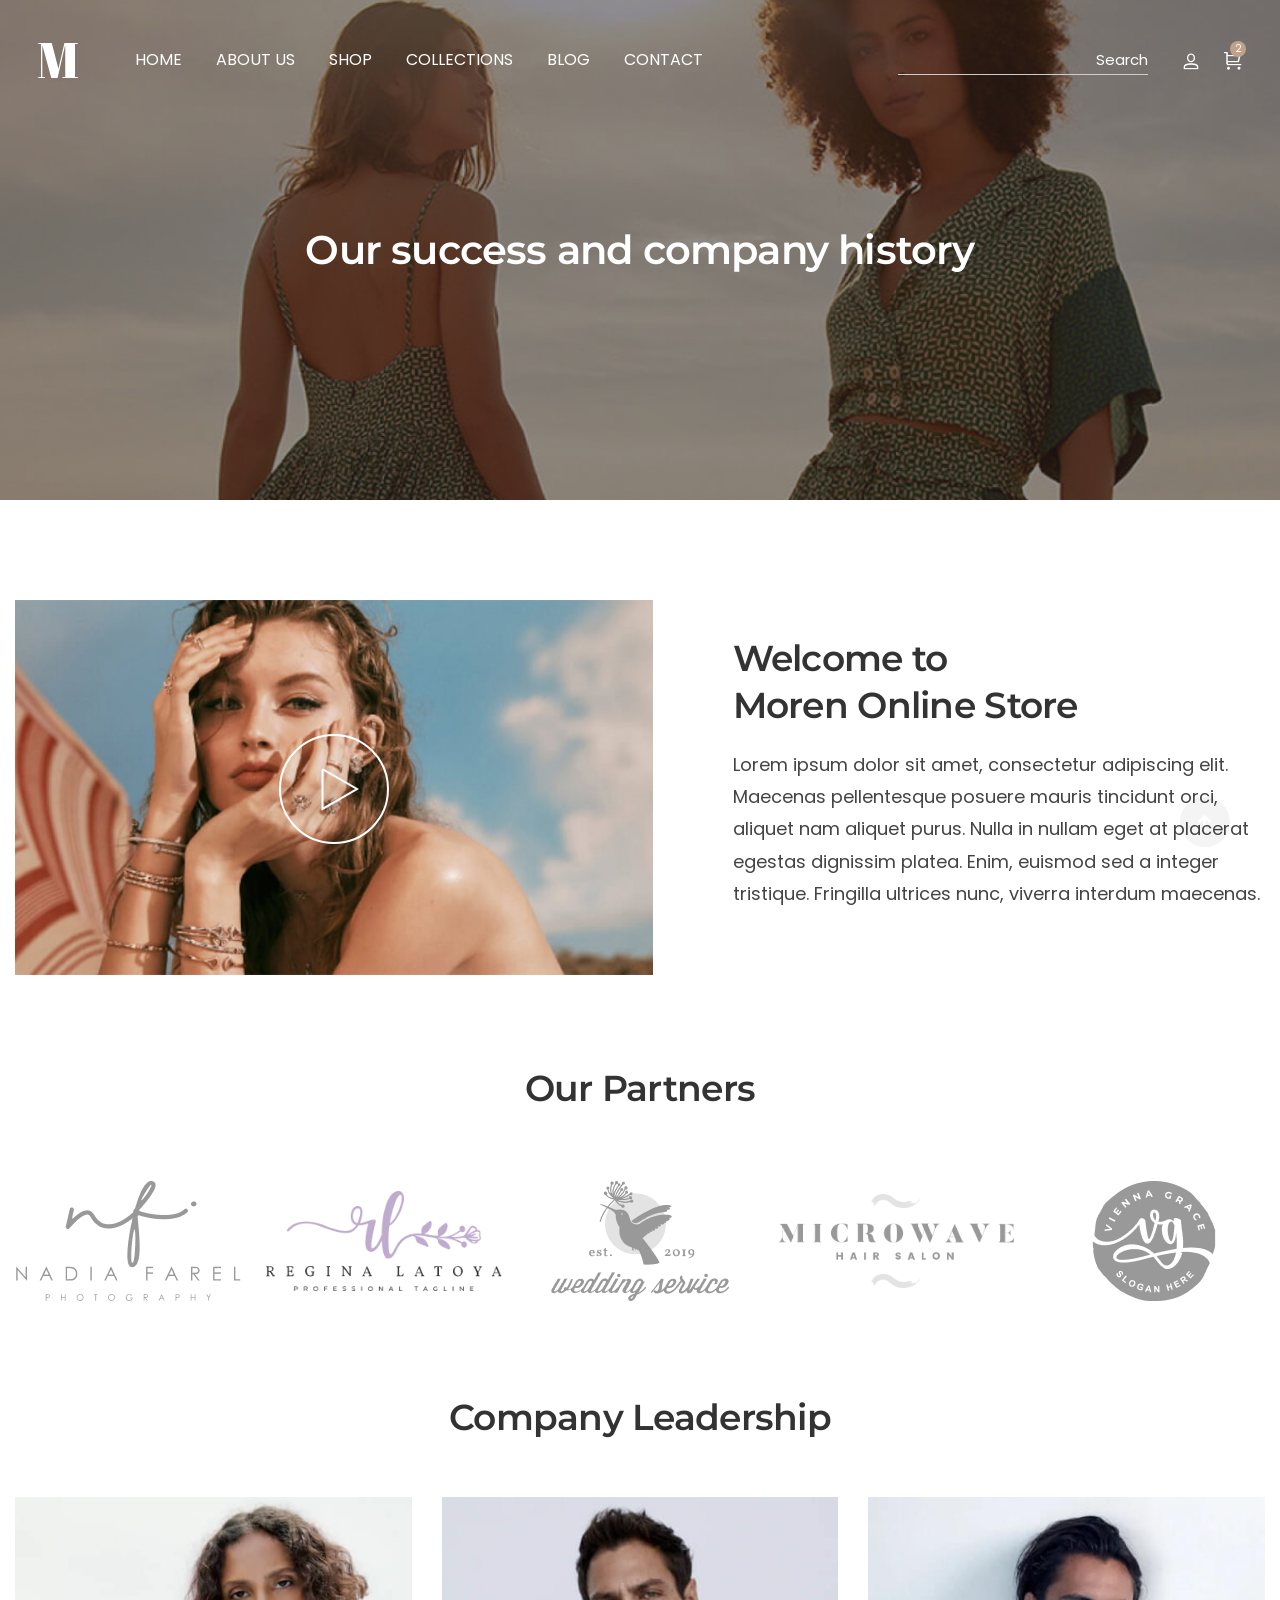
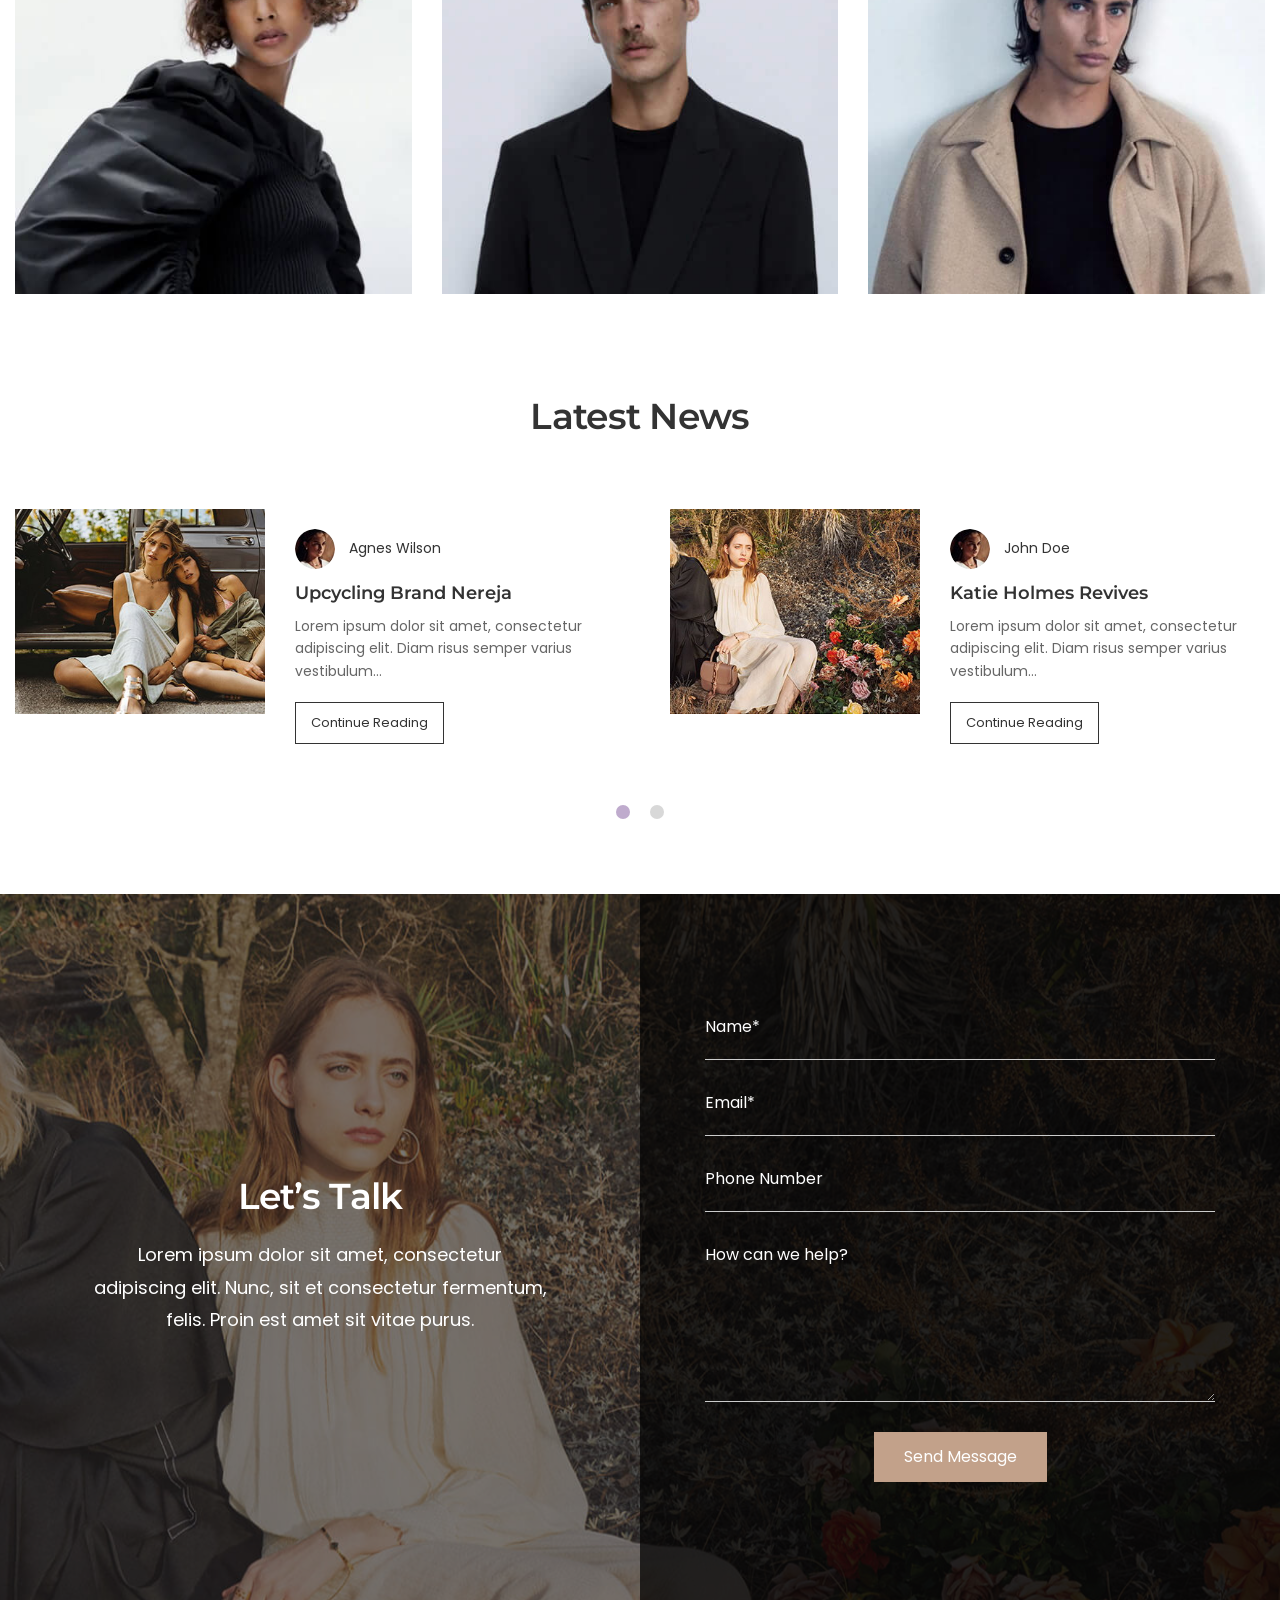
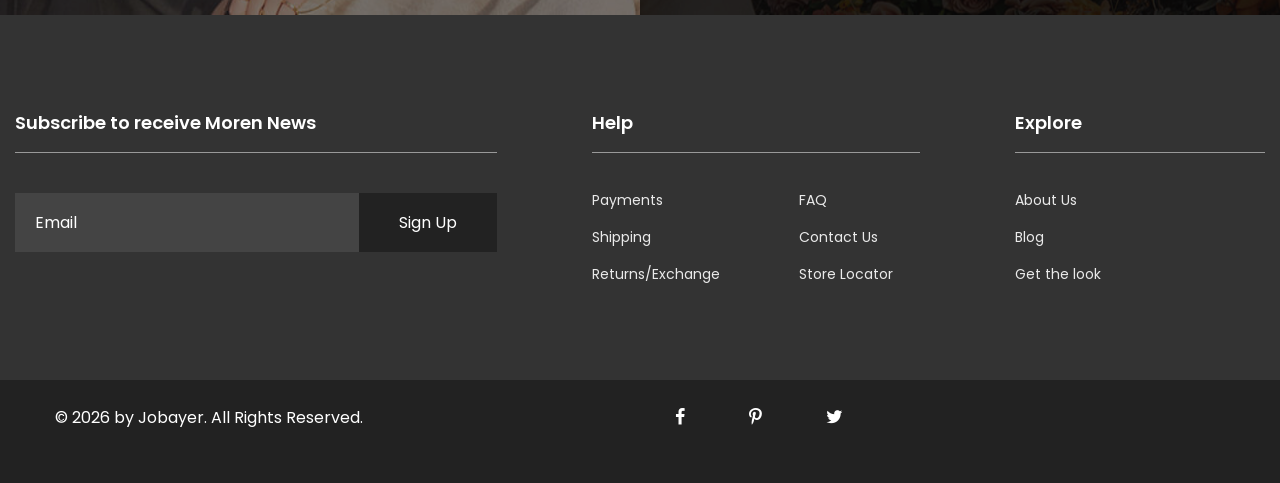
<file: about.html>
<!DOCTYPE html>
<html lang="en">



<head>
    <meta charset="utf-8">
    <meta http-equiv="X-UA-Compatible" content="IE=edge">
    <meta name="viewport" content="width=device-width, initial-scale=1.0" />

    <title>Jobayer - Fashion </title>

    <!--== Favicon ==-->
    <link rel="shortcut icon" href="assets/img/favicon.ico" type="image/x-icon" />

    <!--== Google Fonts ==-->
    <link href="https://fonts.googleapis.com/css?family=Abril+Fatface:400" rel="stylesheet">
    <link href="https://fonts.googleapis.com/css?family=Montserrat:300,400,400i,500,600,700,900,900i" rel="stylesheet">
    <link href="https://fonts.googleapis.com/css?family=Poppins:300,300i,400,400i,500,600,700,900,900i" rel="stylesheet">

    <!--== Bootstrap CSS ==-->
    <link href="assets/css/bootstrap.min.css" rel="stylesheet"/>
    <!--== Font-awesome Icons CSS ==-->
    <link href="assets/css/font-awesome.min.css" rel="stylesheet"/>
    <!--== Icofont Min Icons CSS ==-->
    <link href="assets/css/icofont.min.css" rel="stylesheet"/>
    <!--== lastudioIcons CSS ==-->
    <link href="assets/css/lastudioIcons.css" rel="stylesheet"/>
    <!--== Animate CSS ==-->
    <link href="assets/css/animate.css" rel="stylesheet"/>
    <!--== Aos CSS ==-->
    <link href="assets/css/aos.css" rel="stylesheet"/>
    <!--== FancyBox CSS ==-->
    <link href="assets/css/jquery.fancybox.min.css" rel="stylesheet"/>
    <!--== Slicknav CSS ==-->
    <link href="assets/css/slicknav.css" rel="stylesheet"/>
    <!--== Swiper CSS ==-->
    <link href="assets/css/swiper.min.css" rel="stylesheet"/>
    <!--== Slick CSS ==-->
    <link href="assets/css/slick.css" rel="stylesheet"/>
    <!--== Main Style CSS ==-->
    <link href="assets/css/style.css" rel="stylesheet" />


</head>

<body>

<!--wrapper start-->
<div class="wrapper page-about-wrapper">

  <!--== Start Preloader Content ==-->
  <div class="preloader-wrap">
    <div class="preloader">
      <span class="dot"></span>
      <div class="dots">
        <span></span>
        <span></span>
        <span></span>
      </div>
    </div>
  </div>
  <!--== End Preloader Content ==-->

  <!--== Start Header Wrapper ==-->
  <header class="header-area header-default header-style2 header-transparent sticky-header">
    <div class="container-fluid">
      <div class="row row-gutter-0 align-items-center">
        <div class="col-12">
          <div class="header-align">
            <div class="header-align-left">
              <div class="header-logo-area">
                <a href="index.html">
                  <img class="logo-main d-none d-sm-block" src="assets/img/logo-light.svg" alt="Logo" />
                  <img class="logo-main d-sm-none" src="assets/img/logo-main-light.svg" alt="Logo" />
                  <img class="logo-light" src="assets/img/logo-main.png" alt="Logo" />
                </a>
              </div>
              <div class="header-navigation-area d-none d-xl-block">

                <ul class="main-menu nav justify-content-center position-relative">
                  <li class="">
                    <a href="index.html">Home</a>
                  </li>
                  <li>
                    <a href="about.html">About Us</a>
                  </li>
                  <li class="">
                    <a href="shop.html">Shop</a>
                  </li>
                  <li class="">
                    <a href="Collections.html">Collections</a>
                  </li>
                  <li class="">
                    <a href="blog.html">Blog</a>
                  </li>
                  <li>
                    <a href="contact.html">Contact</a>
                  </li>
                </ul>
                
              </div>
            </div>
            <div class="header-align-right">
              <div class="header-action-area">
                <div class="header-action-search-form">
                  <div class="search-form">
                    <form action="#" method="post">
                      <div class="form-input-item">
                        <label for="action-search" class="sr-only">Search</label>
                        <input type="text" id="action-search" placeholder="Search">
                      </div>
                    </form>
                  </div>
                </div>
                <div class="header-action-search">
                  <button class="btn-search btn-search-menu">
                    <i class="lastudioicon-zoom-1"></i>
                  </button>
                </div>
                <div class="header-action-login">
                  <button class="btn-login" onclick="window.location.href='login.html'">
                    <i class="lastudioicon-single-01-2"></i>
                  </button>
                </div>
                <div class="header-action-cart">
                  <button class="btn-cart cart-icon">
                    <span class="cart-count">2</span>
                    <i class="lastudioicon-shopping-cart-2"></i>
                  </button>
                </div>
                <div class="header-action-account d-none d-xxl-block">
                  <button class="btn-sign-up" onclick="window.location.href='login.html'">
                    Sign Up
                  </button>
                </div>
                <button class="btn-menu d-xl-none">
                  <i class="lastudioicon-menu-3-1"></i>
                </button>
              </div>
            </div>
          </div>
        </div>
      </div>
    </div>
  </header>
  <!--== End Header Wrapper ==-->
  
  <main class="main-content">
    <!--== Start Page Title Area ==-->
    <section class="page-title-area bg-img bg-overlay-black2-5 bg-parallax" data-speed="1.1" data-bg-img="assets/img/photos/bg-page2.jpg">
      <div class="container">
        <div class="row">
          <div class="col-lg-12">
            <div class="page-title-content content-style2">
              <h2 class="title">Our success and company history</h2>
            </div>
          </div>
        </div>
      </div>
    </section>
    <!--== End Page Title Area ==-->

    <!--== Start Video Divider Area Wrapper ==-->
    <section class="divider-area divider-about-area-style2">
      <div class="container">
        <div class="row">
          <div class="col-md-6 col-lg-7">
            <div class="divider-about-thumb">
              <div class="video-content">
                <div class="thumb">
                  <img src="assets/img/photos/video2.jpg" alt="Moren-Image">
                  <a class="btn-play play-video-popup" href="https://www.youtube.com/watch?v=MLpWrANjFbI">
                    <svg class="icon" xmlns="http://www.w3.org/2000/svg" width="110" height="110" fill="none" viewBox="0 0 110 110"><circle cx="55" cy="55" r="54" stroke="currentColor" stroke-width="2" fill="none"></circle><path stroke="currentColor" stroke-width="2" d="M43.5 35.081L78 55 43.5 74.919V35.08z" fill="none"></path></svg>
                  </a>
                </div>
              </div>
            </div>
          </div>
          <div class="col-md-6 col-lg-5">
            <div class="divider-about-content">
              <div class="divider-content">
                <h2 class="title">Welcome to <br>Moren Online Store</h2>
                <p>Lorem ipsum dolor sit amet, consectetur adipiscing elit. Maecenas pellentesque posuere mauris tincidunt orci, aliquet nam aliquet purus. Nulla in nullam eget at placerat egestas dignissim platea. Enim, euismod sed a integer tristique. Fringilla ultrices nunc, viverra interdum maecenas.</p>
              </div>
            </div>
          </div>
        </div>
      </div>
    </section>
    <!--== End Video Divider Area Wrapper ==-->

    <!--== Start Brand Logo Area ==-->
    <section class="brand-logo-area brand-logo-style1-area">
      <div class="container">
        <div class="row">
          <div class="col-md-8 col-lg-6 m-auto">
            <div class="section-title text-center">
              <h2 class="title">Our Partners</h2>
            </div>
          </div>
        </div>
        <div class="row align-items-center">
          <div class="col-lg-12">
            <div class="swiper-container brand-logo-slider-container">
              <div class="swiper-wrapper brand-logo-slider">
                <div class="swiper-slide brand-logo-item">
                  <a href="#/"><img src="assets/img/brand-logo/1.webp.png" alt="Brand-Logo"></a>
                </div>
                <div class="swiper-slide brand-logo-item">
                  <a href="#/"><img src="assets/img/brand-logo/2.webp.png" alt="Brand-Logo"></a>
                </div>
                <div class="swiper-slide brand-logo-item">
                  <a href="#/"><img src="assets/img/brand-logo/3.webp.png" alt="Brand-Logo"></a>
                </div>
                <div class="swiper-slide brand-logo-item">
                  <a href="#/"><img src="assets/img/brand-logo/4.webp.png" alt="Brand-Logo"></a>
                </div>
                <div class="swiper-slide brand-logo-item">
                  <a href="#/"><img src="assets/img/brand-logo/5.webp.png" alt="Brand-Logo"></a>
                </div>
              </div>
            </div>
          </div>
        </div>
      </div>
    </section>
    <!--== End Brand Logo Area ==-->

    <!--== Start Team Area Wrapper ==-->
    <section class="team-area team-creative-area">
      <div class="container">
        <div class="row">
          <div class="col-lg-12">
            <div class="section-title text-center">
              <h2 class="title">Company Leadership</h2>
            </div>
          </div>
        </div>
        <div class="row team-members-style2 row-gutter-60">
          <div class="col-sm-6 col-md-4">
            <div class="team-member">
              <div class="thumb">
                <img src="assets/img/team/1.jpg" alt="Broly-HasTech">
              </div>
              <div class="content">
                <div class="member-info">
                  <h4 class="name">Agnes Wilson</h4>
                  <p>Manager</p>
                  <div class="social-icons">
                    <a href="#"><i class="fa lastudioicon-b-facebook"></i></a>
                    <a href="#"><i class="fa lastudioicon-b-twitter"></i></a>
                    <a href="#"><i class="fa lastudioicon-b-pinterest"></i></a>
                    <a href="#"><i class="fa lastudioicon-b-instagram"></i></a>
                  </div>
                </div>
              </div>
            </div>
          </div>
          <div class="col-sm-6 col-md-4">
            <div class="team-member mt-xs-30">
              <div class="thumb">
                <img src="assets/img/team/2.jpg" alt="Broly-HasTech">
              </div>
              <div class="content">
                <div class="member-info">
                  <h4 class="name">John Doe</h4>
                  <p>Creative Director</p>
                  <div class="social-icons">
                    <a href="#"><i class="fa lastudioicon-b-facebook"></i></a>
                    <a href="#"><i class="fa lastudioicon-b-twitter"></i></a>
                    <a href="#"><i class="fa lastudioicon-b-pinterest"></i></a>
                    <a href="#"><i class="fa lastudioicon-b-instagram"></i></a>
                  </div>
                </div>
              </div>
            </div>
          </div>
          <div class="col-sm-6 col-md-4">
            <div class="team-member mt-sm-30">
              <div class="thumb">
                <img src="assets/img/team/3.jpg" alt="Broly-HasTech">
              </div>
              <div class="content">
                <div class="member-info">
                  <h4 class="name">John Terry</h4>
                  <p>Designer</p>
                  <div class="social-icons">
                    <a href="#"><i class="fa lastudioicon-b-facebook"></i></a>
                    <a href="#"><i class="fa lastudioicon-b-twitter"></i></a>
                    <a href="#"><i class="fa lastudioicon-b-pinterest"></i></a>
                    <a href="#"><i class="fa lastudioicon-b-instagram"></i></a>
                  </div>
                </div>
              </div>
            </div>
          </div>
        </div>
      </div>
    </section>
    <!--== End Team Area Wrapper ==-->

    <!--== Start Blog Area Wrapper ==-->
    <section class="blog-area blog-about-area">
      <div class="container">
        <div class="row">
          <div class="col-md-8 col-lg-6 m-auto">
            <div class="section-title text-center">
              <h2 class="title">Latest News</h2>
            </div>
          </div>
        </div>
        <div class="row post-items">
          <div class="col-md-8 offset-md-2 col-lg-12 offset-lg-0">
            <div class="swiper-container post-slider-container">
              <div class="swiper-wrapper">
                <div class="swiper-slide">
                  <!--== Start Blog Post Item ==-->
                  <div class="post-item">
                    <div class="thumb">
                      <a href="blog-details.html"><img src="assets/img/blog/s1.jpg" alt="Moren-Image"></a>
                    </div>
                    <div class="content">
                      <div class="post-meta">
                        <img src="assets/img/icons/s1.jpg" alt="Image">
                        <a href="blog.html">Agnes Wilson</a>
                      </div>
                      <div class="inner-content">
                        <h4 class="title">
                          <a href="blog-details.html">Upcycling Brand Nereja</a>
                        </h4>
                        <p>Lorem ipsum dolor sit amet, consectetur adipiscing elit. Diam risus semper varius vestibulum…</p>
                      </div>
                      <a href="blog-details.html" class="btn-theme btn-border btn-black">Continue reading</a>
                    </div>
                  </div>
                  <!--== End Blog Post Item ==-->
                </div>
                <div class="swiper-slide">
                  <!--== Start Blog Post Item ==-->
                  <div class="post-item">
                    <div class="thumb">
                      <a href="blog-details.html"><img src="assets/img/blog/s2.jpg" alt="Moren-Image"></a>
                    </div>
                    <div class="content">
                      <div class="post-meta">
                        <img src="assets/img/icons/s1.jpg" alt="Image">
                        <a href="blog.html">John Doe</a>
                      </div>
                      <div class="inner-content">
                        <h4 class="title">
                          <a href="blog-details.html">Katie Holmes Revives</a>
                        </h4>
                        <p>Lorem ipsum dolor sit amet, consectetur adipiscing elit. Diam risus semper varius vestibulum…</p>
                      </div>
                      <a href="blog-details.html" class="btn-theme btn-border btn-black">Continue reading</a>
                    </div>
                  </div>
                  <!--== End Blog Post Item ==-->
                </div>
                <div class="swiper-slide">
                  <!--== Start Blog Post Item ==-->
                  <div class="post-item">
                    <div class="thumb">
                      <a href="blog-details.html"><img src="assets/img/blog/s3.jpg" alt="Moren-Image"></a>
                    </div>
                    <div class="content">
                      <div class="post-meta">
                        <img src="assets/img/icons/s1.jpg" alt="Image">
                        <a href="blog.html">Agnes Wilson</a>
                      </div>
                      <div class="inner-content">
                        <h4 class="title">
                          <a href="blog-details.html">Honey, They Shrunk</a>
                        </h4>
                        <p>Lorem ipsum dolor sit amet, consectetur adipiscing elit. Diam risus semper varius vestibulum…</p>
                      </div>
                      <a href="blog-details.html" class="btn-theme btn-border btn-black">Continue reading</a>
                    </div>
                  </div>
                  <!--== End Blog Post Item ==-->
                </div>
                <div class="swiper-slide">
                  <!--== Start Blog Post Item ==-->
                  <div class="post-item">
                    <div class="thumb">
                      <a href="blog-details.html"><img src="assets/img/blog/s4.jpg" alt="Moren-Image"></a>
                    </div>
                    <div class="content">
                      <div class="post-meta">
                        <img src="assets/img/icons/s1.jpg" alt="Image">
                        <a href="blog.html">John Doe</a>
                      </div>
                      <div class="inner-content">
                        <h4 class="title">
                          <a href="blog-details.html">Consider the Backless</a>
                        </h4>
                        <p>Lorem ipsum dolor sit amet, consectetur adipiscing elit. Diam risus semper varius vestibulum…</p>
                      </div>
                      <a href="blog-details.html" class="btn-theme btn-border btn-black">Continue reading</a>
                    </div>
                  </div>
                  <!--== End Blog Post Item ==-->
                </div>
              </div>
              <!-- Add Pagination -->
              <div class="swiper-pagination"></div>
            </div>
          </div>
        </div>
      </div>
    </section>
    <!--== End Blog Area Wrapper ==-->

    <!--== Start Contact Area ==-->
    <section class="contact-area contact-about-area bg-img" data-bg-img="assets/img/about/2.jpg">
      <div class="container-fluid">
        <div class="row row-gutter-0">
          <div class="col-lg-6">
            <div class="col-left">
              <div class="section-title text-center">
                <h2 class="title">let’s talk</h2>
                <p>Lorem ipsum dolor sit amet, consectetur adipiscing elit. Nunc, sit et consectetur fermentum, felis. Proin est amet sit vitae purus.</p>
              </div>
            </div>
          </div>
          <div class="col-lg-6">
            <div class="col-right">
              <div class="contact-form">
                <form class="contact-form-wrapper" id="contact-form" action="http://whizthemes.com/mail-php/raju/arden/mail.php" method="post">
                  <div class="row">
                    <div class="col-md-12">
                      <div class="form-group">
                        <input class="form-control" type="text" name="con_name" placeholder="Name*">
                      </div>
                    </div>
                    <div class="col-md-12">
                      <div class="form-group">
                        <input class="form-control" type="email" name="con_email" placeholder="Email*">
                      </div>
                    </div>
                    <div class="col-md-12">
                      <div class="form-group">
                        <input class="form-control" type="text" name="con_phone" placeholder="Phone Number">
                      </div>
                    </div>
                    <div class="col-md-12">
                      <div class="form-group mb-0">
                        <textarea class="form-control textarea" name="con_message" placeholder="How can we help?"></textarea>
                      </div>
                    </div>
                    <div class="col-md-12">
                      <div class="form-group mb-0">
                        <button class="btn btn-theme btn-black" type="submit">Send Message</button>
                      </div>
                    </div>
                  </div>
                </form>
              </div>
              <!-- Message Notification -->
              <div class="form-message"></div>
            </div>
          </div>
        </div>
      </div>
      <div class="canvas-overlay"></div>
    </section>
    <!--== End Contact Area ==-->
  </main>

  <!--== Start Footer Area Wrapper ==-->
  <footer class="footer-area default-style">
    <div class="footer-main">
      <div class="container">
        <div class="row">
          <div class="col-md-5">
            <div class="widget-item widget-column1">
              <h4>Subscribe to receive Moren News</h4>
              <div class="newsletter-content-wrap">
                <form class="newsletter-form" action="#">
                  <input class="form-control" type="text" id="email" placeholder="Email">
                  <button class="btn btn-theme btn-black" type="submit">Sign Up</button>
                </form>
              </div>
            </div>
          </div>
          <div class="col-md-4">
            <div class="widget-item widget-column2">
              <h4>Help</h4>
              <nav class="widget-menu-wrap menu-col-2">
                <ul class="nav-menu nav">
                  <li><a href="index.html">Payments</a></li>
                  <li><a href="index.html">Shipping</a></li>
                  <li><a href="index.html">Returns/Exchange</a></li>
                </ul>
                <ul class="nav-menu nav ">
                  <li><a href="faq.html">FAQ</a></li>
                  <li><a href="contact.html">Contact Us</a></li>
                  <li><a href="index.html">Store Locator</a></li>
                </ul>
              </nav>
            </div>
          </div>
          <div class="col-md-3">
            <div class="widget-item widget-column3">
              <h4>Explore</h4>
              <nav class="widget-menu-wrap">
                <ul class="nav-menu nav">
                  <li><a href="about.html">About Us</a></li>
                  <li><a href="blog.html">Blog</a></li>
                  <li><a href="blog.html">Get the look</a></li>
                </ul>
              </nav>
            </div>
          </div>
        </div>
      </div>
    </div>
    <div class="footer-bottom">
      <div class="container">
        <div class="row">
          <div class="col-lg-12">
            <div class="widget-item">
              <div class="widget-social-icons">
                <p style="float: left; color: #ffffff">&copy; 2026 by Jobayer. All Rights Reserved.</p>
                <a href="#/"><i class="lastudioicon lastudioicon-b-facebook"></i></a> 
                <a href="#/"><i class="lastudioicon lastudioicon-b-pinterest"></i></a> 
                <a href="#/"><i class="lastudioicon lastudioicon-b-twitter"></i></a>
              </div>
            </div>
          </div>
        </div>
      </div>
    </div>
  </footer>
  <!--== End Footer Area Wrapper ==-->
  
  <!--== Scroll Top Button ==-->
  <div class="scroll-to-top"><span class="icofont-arrow-up"></span></div>

  <!--== Start Product Quick View ==-->
  <aside class="product-quick-view-modal">
    <div class="product-quick-view-inner">
      <div class="product-quick-view-content">
        <button type="button" class="btn-close">
          <span class="close-icon"><i class="lastudioicon-e-remove"></i></span>
        </button>
        <div class="row row-gutter-0">
          <div class="col-lg-6 col-md-6 col-12">
            <div class="thumb">
              <img src="assets/img/shop/quick-view1.jpg" alt="Moren-Shop">
            </div>
          </div>
          <div class="col-lg-6 col-md-6 col-12">
            <div class="single-product-info">
              <h4 class="title">Product Simple</h4>
              <div class="product-rating">
                <div class="review">
                  <p><span></span>99 in stock</p>
                </div>
              </div>
              <div class="prices">
                <span class="price">£49.90</span>
              </div>
              <p class="product-desc">Lorem ipsum dolor sit amet, consectetur adipiscing elit. Fringilla quis ipsum enim viverra. Enim in morbi tincidunt ante luctus tincidunt integer. Sed adipiscing vehicula.</p>
              <div class="quick-product-action">
                <div class="action-top">
                  <div class="pro-qty-area">
                    <div class="pro-qty">
                      <input type="text" id="quantity" title="Quantity" value="1">
                    <a href="#" class="inc qty-btn">+</a><a href="#" class="dec qty-btn">-</a></div>
                  </div>
                  <a class="btn-theme btn-black" href="shop-cart.html">Add to cart</a>
                </div>
                <div class="action-bottom">
                  <a class="btn-wishlist" href="shop-wishlist.html"><i class="labtn-icon labtn-icon-wishlist"></i>Add to wishlist</a>
                  <a class="btn-compare" href="shop-compare.html"><i class="labtn-icon labtn-icon-compare"></i>Add to compare</a>
                </div>
              </div>
              <div class="product-ratting">
                <div class="product-sku">
                  SKU: <span>REF. LA-276</span>
                </div>
              </div>
              <div class="product-categorys">
                <div class="product-category">
                  Category: <span>Uncategorized</span>
                </div>
              </div>
              <div class="widget">
                <h3 class="title">Tags:</h3>
                <div class="widget-tags">
                  <ul>
                    <li><a href="shop.html">Blazer,</a></li>
                    <li><a href="shop.html">Fashion,</a></li>
                    <li><a href="shop.html">wordpress,</a></li>
                  </ul>
                </div>
              </div>
              <div class="product-social-info">
                <a href="#"><span class="lastudioicon-b-facebook"></span></a>
                <a href="#"><span class="lastudioicon-b-twitter"></span></a>
                <a href="#"><span class="lastudioicon-b-linkedin"></span></a>
                <a href="#"><span class="lastudioicon-b-pinterest"></span></a>
              </div>
              <div class="product-nextprev">
                <a href="shop-single-product.html">
                  <i class="lastudioicon-arrow-left"></i>
                </a>
                <a href="shop-single-product.html">
                  <i class="lastudioicon-arrow-right"></i>
                </a>
              </div>
            </div>
          </div>
        </div>
      </div>
    </div>
    <div class="canvas-overlay"></div>
  </aside>
  <!--== End Product Quick View ==-->

  <!--== Start Aside Search Menu ==-->
  <div class="search-box-wrapper">
    <div class="search-box-content-inner">
      <div class="search-box-form-wrap">
        <div class="search-note">
          <p>Start typing and press Enter to search</p>
        </div>
        <form action="#" method="post">
          <div class="search-form position-relative">
            <label for="search-input" class="sr-only">Search</label>
            <input type="search" class="form-control" placeholder="Search" id="search-input">
            <button class="search-button"><i class="lastudioicon-zoom-1"></i></button>
          </div>
        </form>
      </div>
    </div>
    <!--== End Aside Search Menu ==-->
    <a href="javascript:;" class="search-close"><i class="lastudioicon-e-remove"></i></a>
  </div>
  <!--== End Aside Search Menu ==-->

  <!--== Start Sidebar Cart Menu ==-->
  <aside class="sidebar-cart-modal">
    <div class="sidebar-cart-inner">
      <div class="sidebar-cart-content">
        <a class="cart-close" href="javascript:void(0);"><i class="lastudioicon-e-remove"></i></a>
        <div class="sidebar-cart">
          <h4 class="sidebar-cart-title">Shopping Cart</h4>
          <div class="product-cart">
            <div class="product-cart-item">
              <div class="product-img">
                <a href="shop.html"><img src="assets/img/shop/cart/1.jpg" alt=""></a>
              </div>
              <div class="product-info">
                <h4 class="title"><a href="shop.html">I’m a Unicorn Earrings</a></h4>
                <span class="info">1 × £69.00</span>
              </div>
              <div class="product-delete"><a href="#/">×</a></div>
            </div>
            <div class="product-cart-item">
              <div class="product-img">
                <a href="shop.html"><img src="assets/img/shop/cart/2.jpg" alt=""></a>
              </div>
              <div class="product-info">
                <h4 class="title"><a href="shop.html">Knit cropped cardigan</a></h4>
                <span class="info">1 × £29.90</span>
              </div>
              <div class="product-delete"><a href="#/">×</a></div>
            </div>
          </div>
          <div class="cart-total">
            <h4>Subtotal: <span class="money">£98.90</span></h4>
          </div>
          <div class="shipping-info">
            <div class="loading-bar">
              <div class="load-percent"></div>
              <div class="label-free-shipping">
                <div class="free-shipping svg-icon-style">
                  <span class="svg-icon" id="svg-icon-shipping" data-svg-icon="assets/img/icons/shop1.svg"></span>
                </div>
                <p>Spend £101.10 to get Free Shipping</p>
              </div>
            </div>
          </div>
          <div class="cart-checkout-btn">
            <a class="btn-theme" href="shop-cart.html">View cart</a>
            <a class="btn-theme" href="shop-checkout.html">Checkout</a>
          </div>
        </div>
      </div>
    </div>
  </aside>
  <div class="sidebar-cart-overlay"></div>
  <!--== End Sidebar Cart Menu ==-->

  <!--== Start Side Menu ==-->
  <aside class="off-canvas-wrapper">
    <div class="off-canvas-inner">
      <div class="off-canvas-overlay d-none"></div>
      <!-- Start Off Canvas Content Wrapper -->
      <div class="off-canvas-content">
        <!-- Off Canvas Header -->
        <div class="off-canvas-header">
          <div class="close-action">
            <button class="btn-close"><i class="icofont-close-line"></i></button>
          </div>
        </div>

        <div class="off-canvas-item">
          <!-- Start Mobile Menu Wrapper -->
          <div class="res-mobile-menu">
            <!-- Note Content Auto Generate By Jquery From Main Menu -->
          </div>
          <!-- End Mobile Menu Wrapper -->
        </div>
        <!-- Off Canvas Footer -->
        <div class="off-canvas-footer"></div>
      </div>
      <!-- End Off Canvas Content Wrapper -->
    </div>
  </aside>
  <!--== End Side Menu ==-->
</div>

<!--=======================Javascript============================-->

<!--=== Modernizr Min Js ===-->
<script src="assets/js/modernizr.js"></script>
<!--=== jQuery Min Js ===-->
<script src="assets/js/jquery-main.js"></script>
<!--=== jQuery Migration Min Js ===-->
<script src="assets/js/jquery-migrate.js"></script>
<!--=== Popper Min Js ===-->
<script src="assets/js/popper.min.js"></script>
<!--=== Bootstrap Min Js ===-->
<script src="assets/js/bootstrap.min.js"></script>
<!--=== jquery Appear Js ===-->
<script src="assets/js/jquery.appear.js"></script>
<!--=== jquery Swiper Min Js ===-->
<script src="assets/js/swiper.min.js"></script>
<!--=== jquery Fancybox Min Js ===-->
<script src="assets/js/fancybox.min.js"></script>
<!--=== jquery Aos Min Js ===-->
<script src="assets/js/aos.min.js"></script>
<!--=== jquery Slicknav Js ===-->
<script src="assets/js/jquery.slicknav.js"></script>
<!--=== jquery Countdown Js ===-->
<script src="assets/js/jquery.countdown.min.js"></script>
<!--=== jquery Tippy Js ===-->
<script src="assets/js/tippy.all.min.js"></script>
<!--=== Isotope Min Js ===-->
<script src="assets/js/isotope.pkgd.min.js"></script>
<!--=== jquery Vivus Js ===-->
<script src="assets/js/vivus.js"></script>
<!--=== Parallax Min Js ===-->
<script src="assets/js/parallax.min.js"></script>
<!--=== Slick  Min Js ===-->
<script src="assets/js/slick.min.js"></script>
<!--=== jquery Wow Min Js ===-->
<script src="assets/js/wow.min.js"></script>
<!--=== jquery Zoom Min Js ===-->
<script src="assets/js/jquery-zoom.min.js"></script>

<!--=== Custom Js ===-->
<script src="assets/js/custom.js"></script>

</body>



</html>
</file>
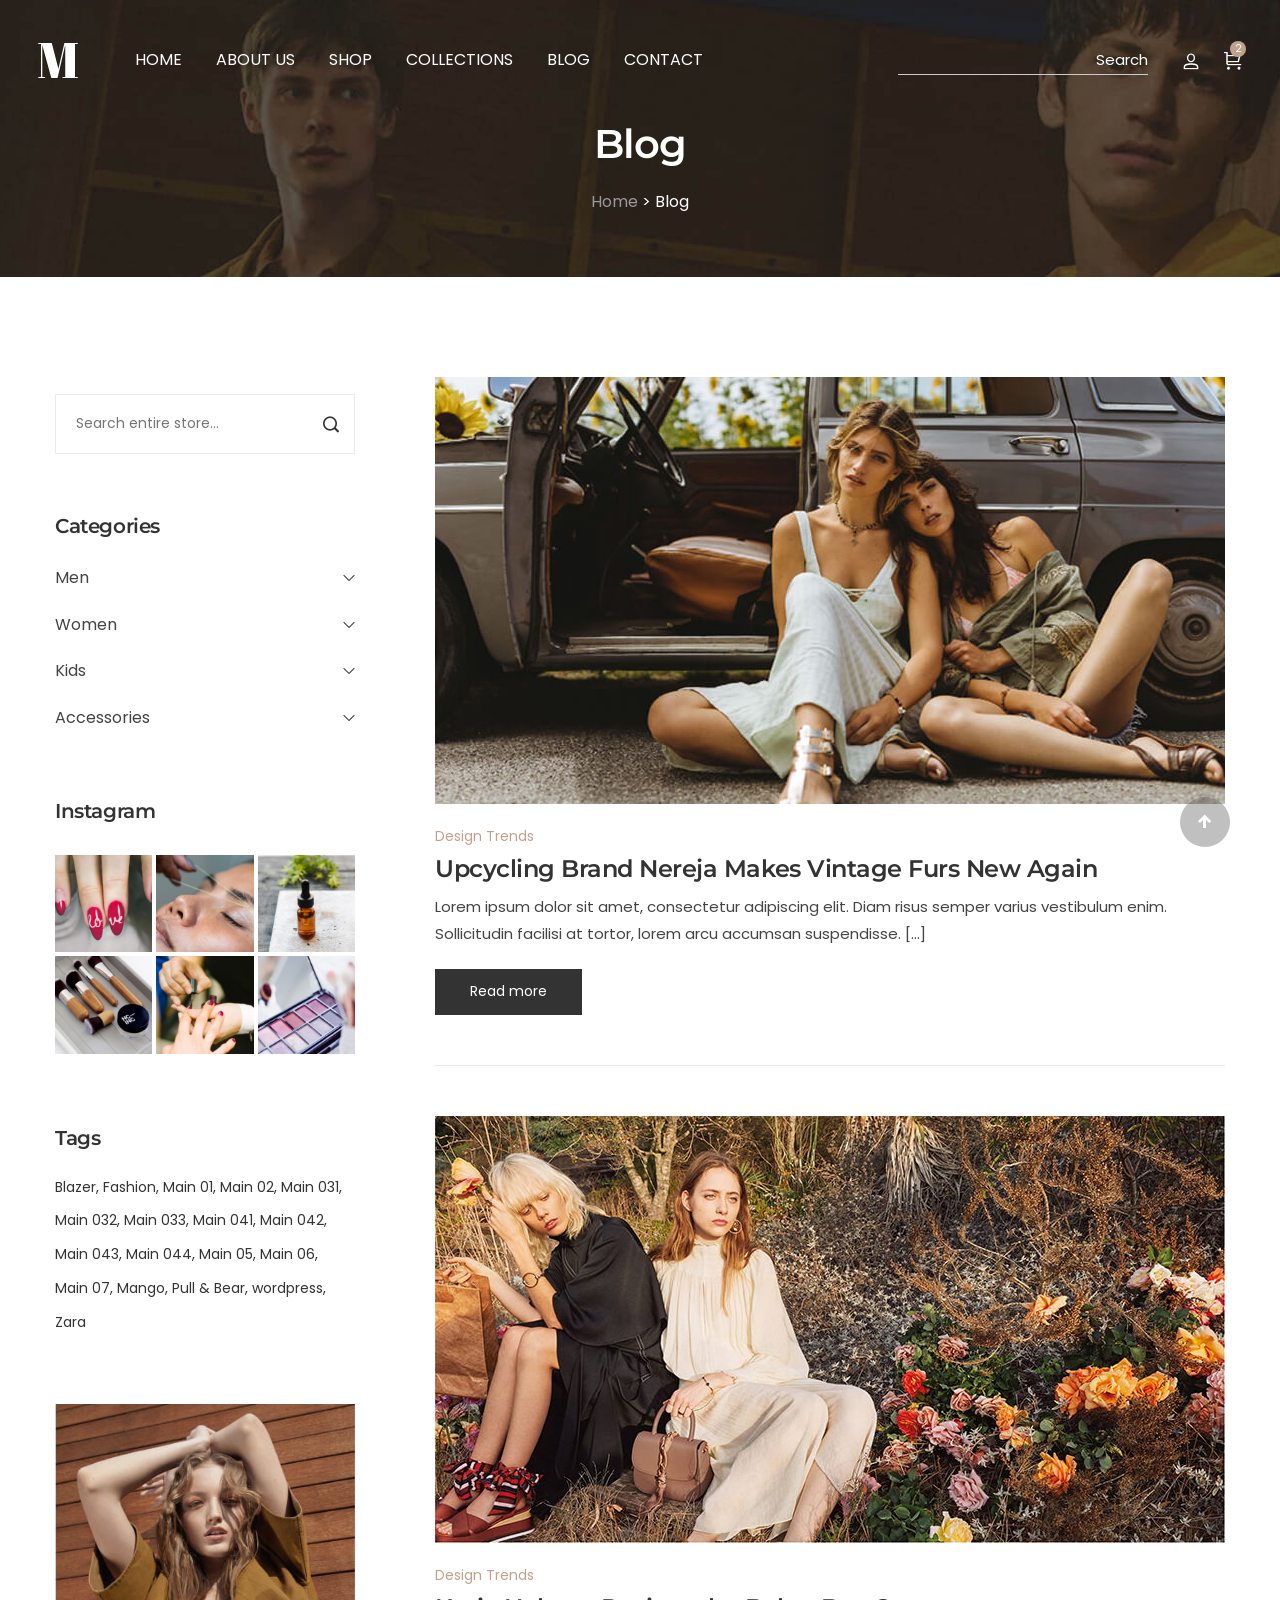
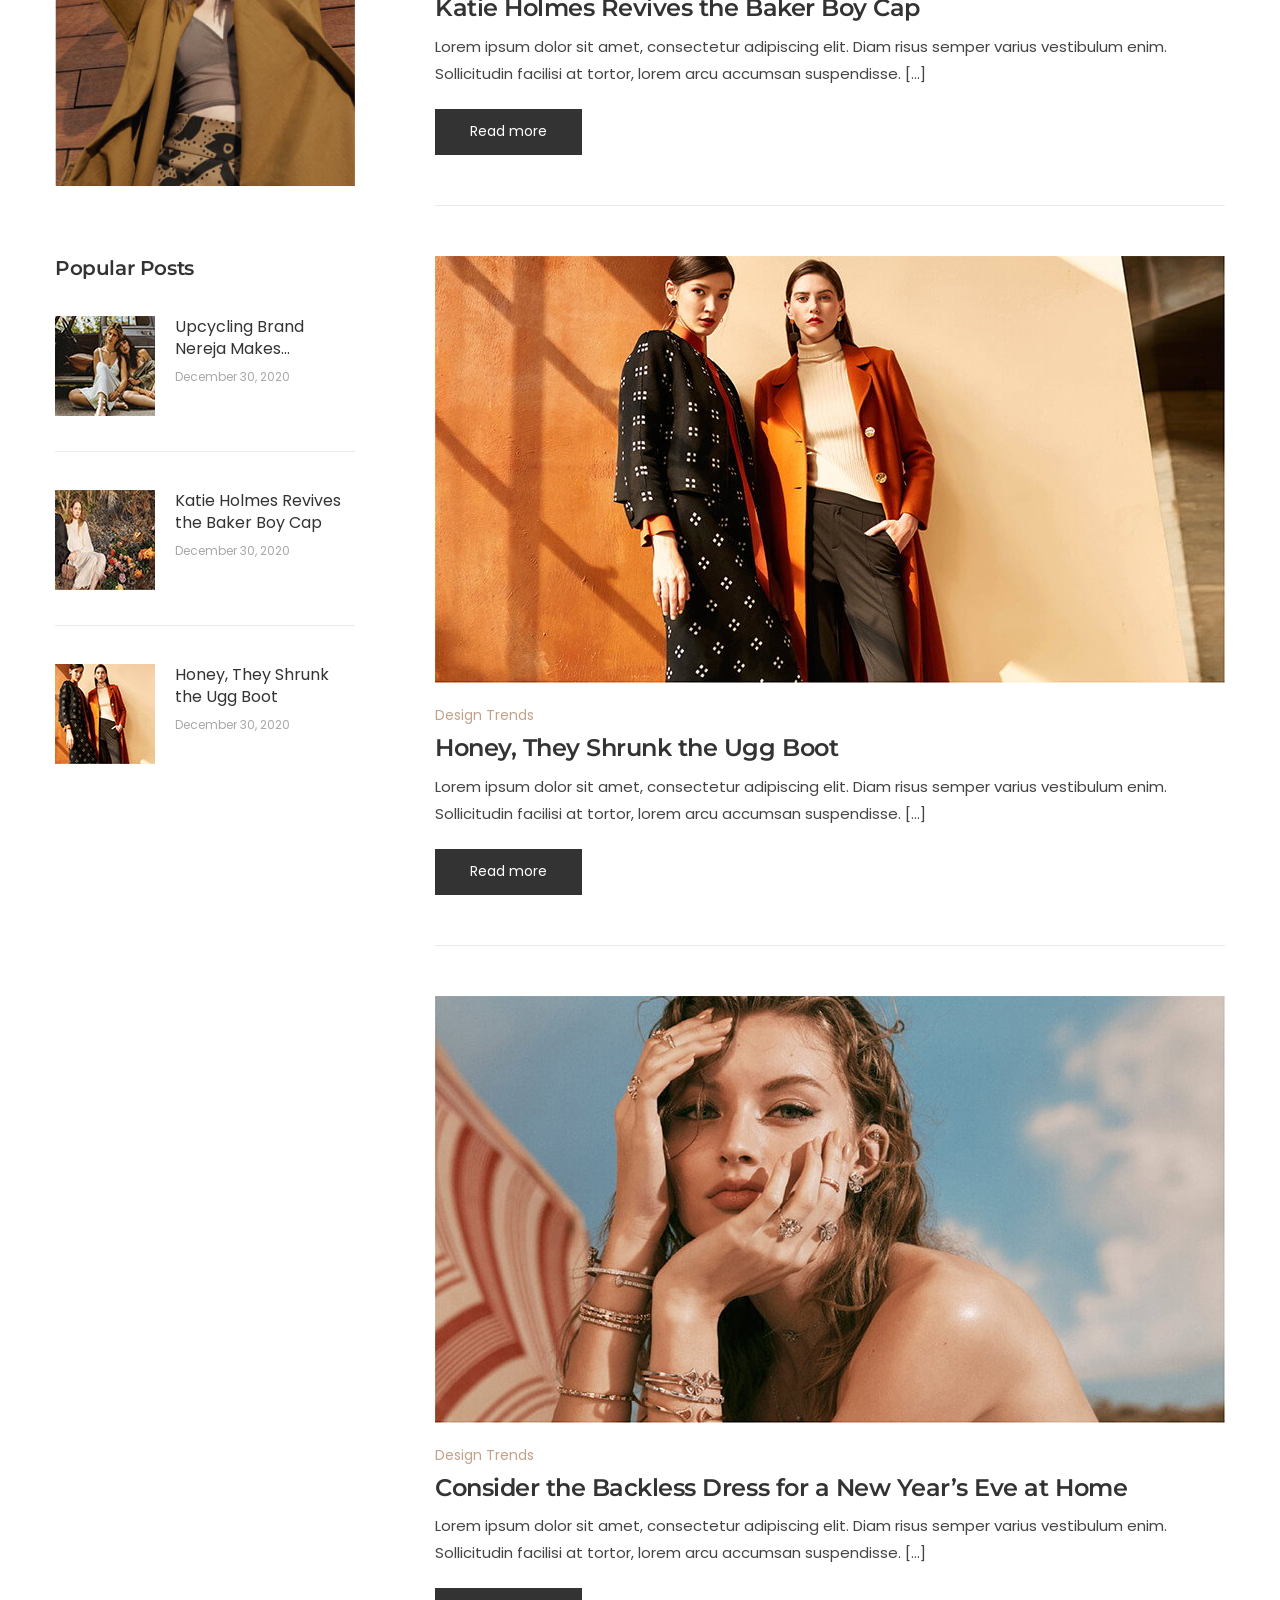
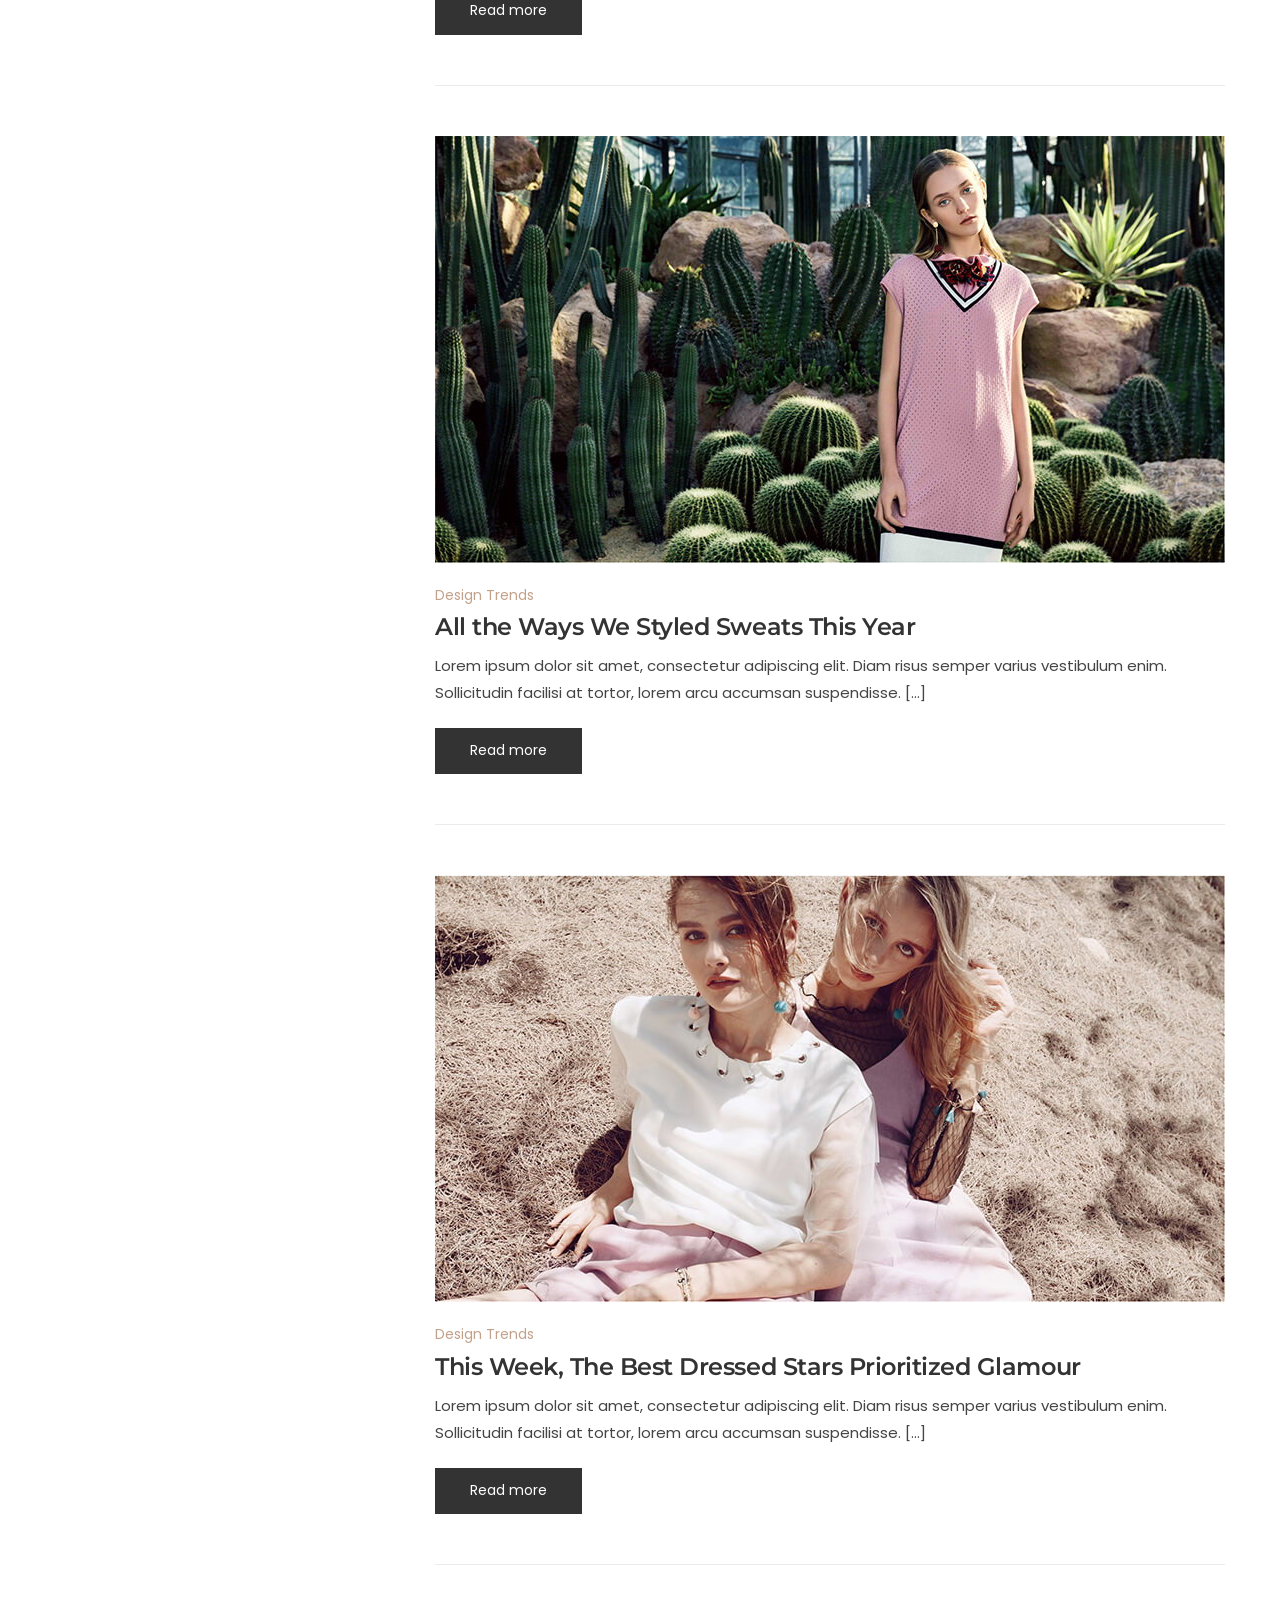
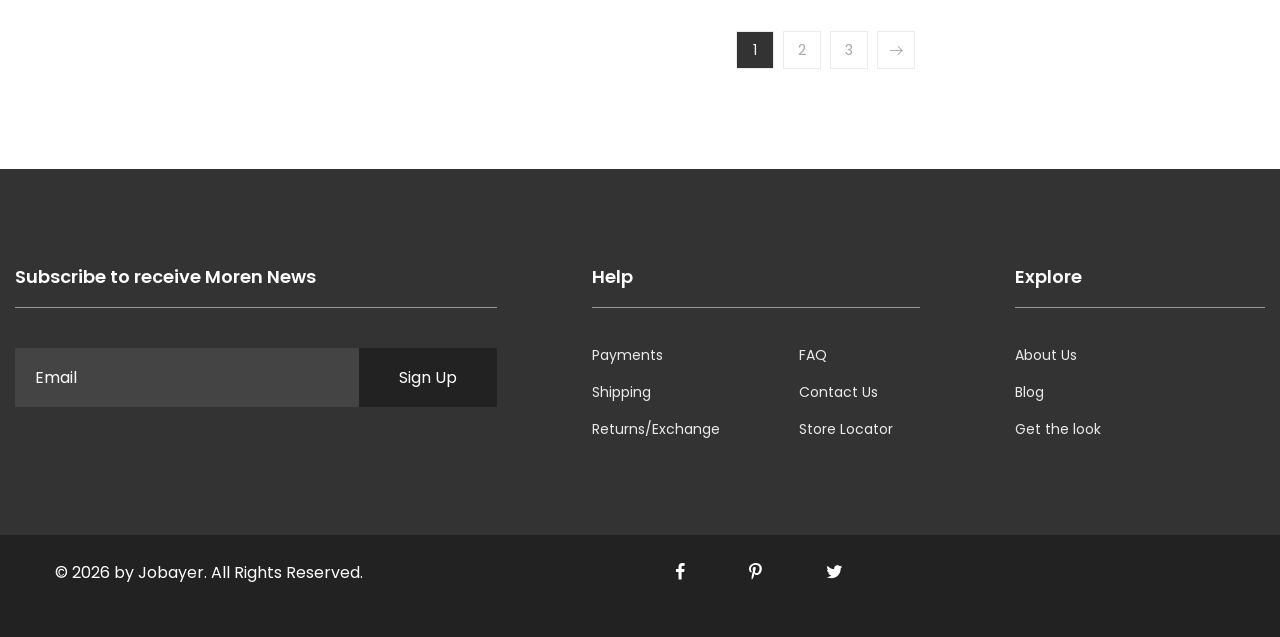
<file: blog.html>
<!DOCTYPE html>
<html lang="en">



<head>
    <meta charset="utf-8">
    <meta http-equiv="X-UA-Compatible" content="IE=edge">
    <meta name="viewport" content="width=device-width, initial-scale=1.0" />

    <title>Jobayer - Fashion </title>

    <!--== Favicon ==-->
    <link rel="shortcut icon" href="assets/img/favicon.ico" type="image/x-icon" />

    <!--== Google Fonts ==-->
    <link href="https://fonts.googleapis.com/css?family=Abril+Fatface:400" rel="stylesheet">
    <link href="https://fonts.googleapis.com/css?family=Montserrat:300,400,400i,500,600,700,900,900i" rel="stylesheet">
    <link href="https://fonts.googleapis.com/css?family=Poppins:300,300i,400,400i,500,600,700,900,900i" rel="stylesheet">

    <!--== Bootstrap CSS ==-->
    <link href="assets/css/bootstrap.min.css" rel="stylesheet"/>
    <!--== Font-awesome Icons CSS ==-->
    <link href="assets/css/font-awesome.min.css" rel="stylesheet"/>
    <!--== Icofont Min Icons CSS ==-->
    <link href="assets/css/icofont.min.css" rel="stylesheet"/>
    <!--== lastudioIcons CSS ==-->
    <link href="assets/css/lastudioIcons.css" rel="stylesheet"/>
    <!--== Animate CSS ==-->
    <link href="assets/css/animate.css" rel="stylesheet"/>
    <!--== Aos CSS ==-->
    <link href="assets/css/aos.css" rel="stylesheet"/>
    <!--== FancyBox CSS ==-->
    <link href="assets/css/jquery.fancybox.min.css" rel="stylesheet"/>
    <!--== Slicknav CSS ==-->
    <link href="assets/css/slicknav.css" rel="stylesheet"/>
    <!--== Swiper CSS ==-->
    <link href="assets/css/swiper.min.css" rel="stylesheet"/>
    <!--== Slick CSS ==-->
    <link href="assets/css/slick.css" rel="stylesheet"/>
    <!--== Main Style CSS ==-->
    <link href="assets/css/style.css" rel="stylesheet" />

</head>

<body>

<!--wrapper start-->
<div class="wrapper page-blog-wrapper">

  <!--== Start Preloader Content ==-->
  <div class="preloader-wrap">
    <div class="preloader">
      <span class="dot"></span>
      <div class="dots">
        <span></span>
        <span></span>
        <span></span>
      </div>
    </div>
  </div>
  <!--== End Preloader Content ==-->

  <!--== Start Header Wrapper ==-->
  <header class="header-area header-default header-style2 header-transparent sticky-header">
    <div class="container-fluid">
      <div class="row row-gutter-0 align-items-center">
        <div class="col-12">
          <div class="header-align">
            <div class="header-align-left">
              <div class="header-logo-area">
                <a href="index.html">
                  <img class="logo-main d-none d-sm-block" src="assets/img/logo-light.svg" alt="Logo" />
                  <img class="logo-main d-sm-none" src="assets/img/logo-main-light.svg" alt="Logo" />
                  <img class="logo-light" src="assets/img/logo-main.png" alt="Logo" />
                </a>
              </div>
              <div class="header-navigation-area d-none d-xl-block">

                <ul class="main-menu nav justify-content-center position-relative">
                  <li class="">
                    <a href="index.html">Home</a>
                  </li>
                  <li>
                    <a href="about.html">About Us</a>
                  </li>
                  <li class="">
                    <a href="shop.html">Shop</a>
                  </li>
                  <li class="">
                    <a href="Collections.html">Collections</a>
                  </li>
                  <li class="">
                    <a href="blog.html">Blog</a>
                  </li>
                  <li>
                    <a href="contact.html">Contact</a>
                  </li>
                </ul>
                
              </div>
            </div>
            <div class="header-align-right">
              <div class="header-action-area">
                <div class="header-action-search-form">
                  <div class="search-form">
                    <form action="#" method="post">
                      <div class="form-input-item">
                        <label for="action-search" class="sr-only">Search</label>
                        <input type="text" id="action-search" placeholder="Search">
                      </div>
                    </form>
                  </div>
                </div>
                <div class="header-action-search">
                  <button class="btn-search btn-search-menu">
                    <i class="lastudioicon-zoom-1"></i>
                  </button>
                </div>
                <div class="header-action-login">
                  <button class="btn-login" onclick="window.location.href='login.html'">
                    <i class="lastudioicon-single-01-2"></i>
                  </button>
                </div>
                <div class="header-action-cart">
                  <button class="btn-cart cart-icon">
                    <span class="cart-count">2</span>
                    <i class="lastudioicon-shopping-cart-2"></i>
                  </button>
                </div>
                <div class="header-action-account d-none d-xxl-block">
                  <button class="btn-sign-up" onclick="window.location.href='login.html'">
                    Sign Up
                  </button>
                </div>
                <button class="btn-menu d-xl-none">
                  <i class="lastudioicon-menu-3-1"></i>
                </button>
              </div>
            </div>
          </div>
        </div>
      </div>
    </div>
  </header>
  <!--== End Header Wrapper ==-->
  
  <main class="main-content">
    <!--== Start Page Title Area ==-->
    <section class="page-title-area bg-img" data-bg-img="assets/img/photos/bg-page1.jpg">
      <div class="container">
        <div class="row">
          <div class="col-lg-12">
            <div class="page-title-content">
              <h2 style="margin: 50px 0 20px 0;" class="title">Blog</h2>
              <div class="bread-crumbs"><a href="index.html">Home<span class="breadcrumb-sep">></span></a><span class="active">Blog</span></div>
            </div>
          </div>
        </div>
      </div>
    </section>
    <!--== End Page Title Area ==-->

    <!--== Start Blog Area Wrapper ==-->
    <section class="blog-area blog-grid-area">
      <div class="container">
        <div class="row">
          <div class="col-12">
            <div class="blog-content-column">
              <div class="blog-content-area">
                <!--== Start Blog Post Item ==-->
                <div class="post-item">
                  <div class="thumb">
                    <a href="blog-details.html"><img src="assets/img/blog/1.jpg" alt="Moren-Image"></a>
                  </div>
                  <div class="content">
                    <div class="meta">
                      <a href="blog.html">Design Trends</a>
                    </div>
                    <div class="inner-content">
                      <h4 class="title">
                        <a href="blog-details.html">Upcycling Brand Nereja Makes Vintage Furs New Again</a>
                      </h4>
                      <p>Lorem ipsum dolor sit amet, consectetur adipiscing elit. Diam risus semper varius vestibulum enim. Sollicitudin facilisi at tortor, lorem arcu accumsan suspendisse. […]</p>
                    </div>
                    <a href="blog-details.html" class="btn-theme btn-black">Read more</a>
                  </div>
                </div>
                <!--== End Blog Post Item ==-->
                <!--== Start Blog Post Item ==-->
                <div class="post-item">
                  <div class="thumb">
                    <a href="blog-details.html"><img src="assets/img/blog/2.jpg" alt="Moren-Image"></a>
                  </div>
                  <div class="content">
                    <div class="meta">
                      <a href="blog.html">Design Trends</a>
                    </div>
                    <div class="inner-content">
                      <h4 class="title">
                        <a href="blog-details.html">Katie Holmes Revives the Baker Boy Cap</a>
                      </h4>
                      <p>Lorem ipsum dolor sit amet, consectetur adipiscing elit. Diam risus semper varius vestibulum enim. Sollicitudin facilisi at tortor, lorem arcu accumsan suspendisse. […]</p>
                    </div>
                    <a href="blog-details.html" class="btn-theme btn-black">Read more</a>
                  </div>
                </div>
                <!--== End Blog Post Item ==-->
                <!--== Start Blog Post Item ==-->
                <div class="post-item">
                  <div class="thumb">
                    <a href="blog-details.html"><img src="assets/img/blog/3.jpg" alt="Moren-Image"></a>
                  </div>
                  <div class="content">
                    <div class="meta">
                      <a href="blog.html">Design Trends</a>
                    </div>
                    <div class="inner-content">
                      <h4 class="title">
                        <a href="blog-details.html">Honey, They Shrunk the Ugg Boot</a>
                      </h4>
                      <p>Lorem ipsum dolor sit amet, consectetur adipiscing elit. Diam risus semper varius vestibulum enim. Sollicitudin facilisi at tortor, lorem arcu accumsan suspendisse. […]</p>
                    </div>
                    <a href="blog-details.html" class="btn-theme btn-black">Read more</a>
                  </div>
                </div>
                <!--== End Blog Post Item ==-->
                <!--== Start Blog Post Item ==-->
                <div class="post-item">
                  <div class="thumb">
                    <a href="blog-details.html"><img src="assets/img/blog/4.jpg" alt="Moren-Image"></a>
                  </div>
                  <div class="content">
                    <div class="meta">
                      <a href="blog.html">Design Trends</a>
                    </div>
                    <div class="inner-content">
                      <h4 class="title">
                        <a href="blog-details.html">Consider the Backless Dress for a New Year’s Eve at Home</a>
                      </h4>
                      <p>Lorem ipsum dolor sit amet, consectetur adipiscing elit. Diam risus semper varius vestibulum enim. Sollicitudin facilisi at tortor, lorem arcu accumsan suspendisse. […]</p>
                    </div>
                    <a href="blog-details.html" class="btn-theme btn-black">Read more</a>
                  </div>
                </div>
                <!--== End Blog Post Item ==-->
                <!--== Start Blog Post Item ==-->
                <div class="post-item">
                  <div class="thumb">
                    <a href="blog-details.html"><img src="assets/img/blog/5.jpg" alt="Moren-Image"></a>
                  </div>
                  <div class="content">
                    <div class="meta">
                      <a href="blog.html">Design Trends</a>
                    </div>
                    <div class="inner-content">
                      <h4 class="title">
                        <a href="blog-details.html">All the Ways We Styled Sweats This Year</a>
                      </h4>
                      <p>Lorem ipsum dolor sit amet, consectetur adipiscing elit. Diam risus semper varius vestibulum enim. Sollicitudin facilisi at tortor, lorem arcu accumsan suspendisse. […]</p>
                    </div>
                    <a href="blog-details.html" class="btn-theme btn-black">Read more</a>
                  </div>
                </div>
                <!--== End Blog Post Item ==-->
                <!--== Start Blog Post Item ==-->
                <div class="post-item">
                  <div class="thumb">
                    <a href="blog-details.html"><img src="assets/img/blog/6.jpg" alt="Moren-Image"></a>
                  </div>
                  <div class="content">
                    <div class="meta">
                      <a href="blog.html">Design Trends</a>
                    </div>
                    <div class="inner-content">
                      <h4 class="title">
                        <a href="blog-details.html">This Week, The Best Dressed Stars Prioritized Glamour</a>
                      </h4>
                      <p>Lorem ipsum dolor sit amet, consectetur adipiscing elit. Diam risus semper varius vestibulum enim. Sollicitudin facilisi at tortor, lorem arcu accumsan suspendisse. […]</p>
                    </div>
                    <a href="blog-details.html" class="btn-theme btn-black">Read more</a>
                  </div>
                </div>
                <!--== End Blog Post Item ==-->
                <div class="pagination-area">
                  <nav>
                    <ul class="page-numbers">
                      <li>
                        <a class="page-number active" href="blog.html">1</a>
                      </li>
                      <li>
                        <a class="page-number" href="blog.html">2</a>
                      </li>
                      <li>
                        <a class="page-number" href="blog.html">3</a>
                      </li>
                      <li>
                        <a class="page-number next" href="blog.html">
                          <i class="lastudioicon-arrow-right"></i>
                        </a>
                      </li>
                    </ul>
                  </nav>
                </div>
              </div>
              <div class="sidebar-area">
                <div class="widget">
                  <div class="widget-search-box">
                    <form action="#" method="post">
                      <div class="form-input-item">
                        <label for="search2" class="sr-only">Search Here</label>
                        <input type="text" id="search2" placeholder="Search entire store…">
                        <button type="submit" class="btn-src">
                          <i class="icofont-search-1"></i>
                        </button>
                      </div>
                    </form>
                  </div>
                </div>
                <div class="widget">
                  <h3 class="widget-title">Categories</h3>
                  <div class="widget-custom-menu">
                    <ul>
                      <li class="has-sub">
                        <a class="collapsed" data-bs-toggle="collapse" href="#has-sub1" role="button" aria-expanded="false" aria-controls="has-sub1">Men</a>
                        <ul class="collapse" id="has-sub1" style="">
                          <li><a href="shop.html">New in</a></li>
                          <li><a href="shop.html">Clothing</a></li>
                          <li><a href="shop.html">Coats</a></li>
                          <li><a href="shop.html">Jackets</a></li>
                          <li><a href="shop.html">Shirts</a></li>
                          <li><a href="shop.html">T-shirts</a></li>
                          <li><a href="shop.html">Blazers</a></li>
                        </ul>
                      </li>
                      <li class="has-sub">
                        <a class="collapsed active" data-bs-toggle="collapse" href="#has-sub2" role="button" aria-expanded="false" aria-controls="has-sub2">Women</a>
                        <ul class="collapse" id="has-sub2">
                          <li><a href="shop.html">New In</a></li>
                          <li><a href="shop.html">Jeans</a></li>
                          <li><a href="shop.html">Jackets</a></li>
                          <li><a href="shop.html">Sweatshirts</a></li>
                          <li><a href="shop.html">Skirts</a></li>
                        </ul>
                      </li>
                      <li class="has-sub">
                        <a class="collapsed" data-bs-toggle="collapse" href="#has-sub3" role="button" aria-expanded="false" aria-controls="has-sub3">Kids</a>
                        <ul class="collapse" id="has-sub3">
                          <li><a href="shop.html">Shoes</a></li>
                          <li><a href="shop.html">Clothing</a></li>
                          <li><a href="shop.html">Shirts</a></li>
                          <li><a href="shop.html">Skirts</a></li>
                        </ul>
                      </li>
                      <li class="has-sub">
                        <a class="collapsed" data-bs-toggle="collapse" href="#has-sub4" role="button" aria-expanded="false" aria-controls="has-sub4">Accessories</a>
                        <ul class="collapse" id="has-sub4">
                          <li><a href="shop.html">Bags</a></li>
                          <li><a href="shop.html">Shoes</a></li>
                          <li><a href="shop.html">Wallets</a></li>
                        </ul>
                      </li>
                    </ul>
                  </div>
                </div>
                <div class="widget">
                  <h3 class="widget-title">Instagram</h3>
                  <div class="widget-gallery">
                    <div class="row row-cols-3 row-gutter-4">
                      <div class="col">
                        <div class="gallery-item">
                          <img src="assets/img/photos/gallery1.jpg" alt="Givest-HasTech">
                          <a class="icon" href="#/"><i class="icofont-instagram"></i></a>
                        </div>
                      </div>
                      <div class="col">
                        <div class="gallery-item">
                          <img src="assets/img/photos/gallery2.jpg" alt="Givest-HasTech">
                          <a class="icon" href="#/"><i class="icofont-instagram"></i></a>
                        </div>
                      </div>
                      <div class="col">
                        <div class="gallery-item">
                          <img src="assets/img/photos/gallery3.jpg" alt="Givest-HasTech">
                          <a class="icon" href="#/"><i class="icofont-instagram"></i></a>
                        </div>
                      </div>
                      <div class="col">
                        <div class="gallery-item">
                          <img src="assets/img/photos/gallery4.jpg" alt="Givest-HasTech">
                          <a class="icon" href="#/"><i class="icofont-instagram"></i></a>
                        </div>
                      </div>
                      <div class="col">
                        <div class="gallery-item">
                          <img src="assets/img/photos/gallery5.jpg" alt="Givest-HasTech">
                          <a class="icon" href="#/"><i class="icofont-instagram"></i></a>
                        </div>
                      </div>
                      <div class="col">
                        <div class="gallery-item">
                          <img src="assets/img/photos/gallery6.jpg" alt="Givest-HasTech">
                          <a class="icon" href="#/"><i class="icofont-instagram"></i></a>
                        </div>
                      </div>
                    </div>
                  </div>              
                </div>
                <div class="widget">
                  <h3 class="widget-title">Tags</h3>
                  <div class="widget-tags">
                    <ul>
                      <li><a href="blog.html">Blazer,</a></li>
                      <li><a href="blog.html">Fashion,</a></li>
                      <li><a href="blog.html">Main 01,</a></li>
                      <li><a href="blog.html">Main 02,</a></li>
                      <li><a href="blog.html">Main 031,</a></li>
                      <li><a href="blog.html">Main 032,</a></li>
                      <li><a href="blog.html">Main 033,</a></li>
                      <li><a href="blog.html">Main 041,</a></li>
                      <li><a href="blog.html">Main 042,</a></li>
                      <li><a href="blog.html">Main 043,</a></li>
                      <li><a href="blog.html">Main 044,</a></li>
                      <li><a href="blog.html">Main 05,</a></li>
                      <li><a href="blog.html">Main 06,</a></li>
                      <li><a href="blog.html">Main 07,</a></li>
                      <li><a href="blog.html">Mango,</a></li>
                      <li><a href="blog.html">Pull & Bear,</a></li>
                      <li><a href="blog.html"> wordpress, </a></li>
                      <li><a href="blog.html"> Zara </a></li>
                    </ul>
                  </div>
                </div>
                <div class="widget">
                  <div class="widget-banner">
                    <a href="blog.html"><img src="assets/img/photos/banner1.jpg" alt="Image"></a>
                  </div>              
                </div>
                <div class="widget">
                  <h3 class="widget-title">Popular Posts</h3>
                  <div class="widget-blog-post">
                    <ul>
                      <li>
                        <div class="thumb">
                          <a href="blog-details.html"><img src="assets/img/blog/s1.webp.jpg" alt="Image-HasTech"></a>
                        </div>
                        <div class="content">
                          <h4><a href="blog-details.html">Upcycling Brand Nereja Makes...</a></h4>
                          <span>December 30, 2020</span>
                        </div>
                      </li>
                      <li>
                        <div class="thumb">
                          <a href="blog-details.html"><img src="assets/img/blog/s2.webp.jpg" alt="Image-HasTech"></a>
                        </div>
                        <div class="content">
                          <h4><a href="blog-details.html">Katie Holmes Revives the Baker Boy Cap</a></h4>
                          <span>December 30, 2020</span>
                        </div>
                      </li>
                      <li>
                        <div class="thumb">
                          <a href="blog-details.html"><img src="assets/img/blog/s3.webp.jpg" alt="Image-HasTech"></a>
                        </div>
                        <div class="content">
                          <h4><a href="blog-details.html">Honey, They Shrunk the Ugg Boot</a></h4>
                          <span>December 30, 2020</span>
                        </div>
                      </li>
                    </ul>
                  </div>
                </div>
              </div>
            </div>
          </div>
        </div>
      </div>
    </section>
    <!--== End Blog Area Wrapper ==-->
  </main>

  <!--== Start Footer Area Wrapper ==-->
  <footer class="footer-area default-style">
    <div class="footer-main">
      <div class="container">
        <div class="row">
          <div class="col-md-5">
            <div class="widget-item widget-column1">
              <h4>Subscribe to receive Moren News</h4>
              <div class="newsletter-content-wrap">
                <form class="newsletter-form" action="#">
                  <input class="form-control" type="text" id="email" placeholder="Email">
                  <button class="btn btn-theme btn-black" type="submit">Sign Up</button>
                </form>
              </div>
            </div>
          </div>
          <div class="col-md-4">
            <div class="widget-item widget-column2">
              <h4>Help</h4>
              <nav class="widget-menu-wrap menu-col-2">
                <ul class="nav-menu nav">
                  <li><a href="index.html">Payments</a></li>
                  <li><a href="index.html">Shipping</a></li>
                  <li><a href="index.html">Returns/Exchange</a></li>
                </ul>
                <ul class="nav-menu nav ">
                  <li><a href="faq.html">FAQ</a></li>
                  <li><a href="contact.html">Contact Us</a></li>
                  <li><a href="index.html">Store Locator</a></li>
                </ul>
              </nav>
            </div>
          </div>
          <div class="col-md-3">
            <div class="widget-item widget-column3">
              <h4>Explore</h4>
              <nav class="widget-menu-wrap">
                <ul class="nav-menu nav">
                  <li><a href="about.html">About Us</a></li>
                  <li><a href="blog.html">Blog</a></li>
                  <li><a href="blog.html">Get the look</a></li>
                </ul>
              </nav>
            </div>
          </div>
        </div>
      </div>
    </div>
    <div class="footer-bottom">
      <div class="container">
        <div class="row">
          <div class="col-lg-12">
            <div class="widget-item">
              <div class="widget-social-icons">
                <p style="float: left; color: #ffffff">&copy; 2026 by Jobayer. All Rights Reserved.</p>
                <a href="#/"><i class="lastudioicon lastudioicon-b-facebook"></i></a> 
                <a href="#/"><i class="lastudioicon lastudioicon-b-pinterest"></i></a> 
                <a href="#/"><i class="lastudioicon lastudioicon-b-twitter"></i></a>
              </div>
            </div>
          </div>
        </div>
      </div>
    </div>
  </footer>
  <!--== End Footer Area Wrapper ==-->
  
  <!--== Scroll Top Button ==-->
  <div class="scroll-to-top"><span class="icofont-arrow-up"></span></div>

  <!--== Start Product Quick View ==-->
  <aside class="product-quick-view-modal">
    <div class="product-quick-view-inner">
      <div class="product-quick-view-content">
        <button type="button" class="btn-close">
          <span class="close-icon"><i class="lastudioicon-e-remove"></i></span>
        </button>
        <div class="row row-gutter-0">
          <div class="col-lg-6 col-md-6 col-12">
            <div class="thumb">
              <img src="assets/img/shop/quick-view1.jpg" alt="Moren-Shop">
            </div>
          </div>
          <div class="col-lg-6 col-md-6 col-12">
            <div class="single-product-info">
              <h4 class="title">Product Simple</h4>
              <div class="product-rating">
                <div class="review">
                  <p><span></span>99 in stock</p>
                </div>
              </div>
              <div class="prices">
                <span class="price">£49.90</span>
              </div>
              <p class="product-desc">Lorem ipsum dolor sit amet, consectetur adipiscing elit. Fringilla quis ipsum enim viverra. Enim in morbi tincidunt ante luctus tincidunt integer. Sed adipiscing vehicula.</p>
              <div class="quick-product-action">
                <div class="action-top">
                  <div class="pro-qty-area">
                    <div class="pro-qty">
                      <input type="text" id="quantity" title="Quantity" value="1">
                    <a href="#" class="inc qty-btn">+</a><a href="#" class="dec qty-btn">-</a></div>
                  </div>
                  <a class="btn-theme btn-black" href="shop-cart.html">Add to cart</a>
                </div>
                <div class="action-bottom">
                  <a class="btn-wishlist" href="shop-wishlist.html"><i class="labtn-icon labtn-icon-wishlist"></i>Add to wishlist</a>
                  <a class="btn-compare" href="shop-compare.html"><i class="labtn-icon labtn-icon-compare"></i>Add to compare</a>
                </div>
              </div>
              <div class="product-ratting">
                <div class="product-sku">
                  SKU: <span>REF. LA-276</span>
                </div>
              </div>
              <div class="product-categorys">
                <div class="product-category">
                  Category: <span>Uncategorized</span>
                </div>
              </div>
              <div class="widget">
                <h3 class="title">Tags:</h3>
                <div class="widget-tags">
                  <ul>
                    <li><a href="shop.html">Blazer,</a></li>
                    <li><a href="shop.html">Fashion,</a></li>
                    <li><a href="shop.html">wordpress,</a></li>
                  </ul>
                </div>
              </div>
              <div class="product-social-info">
                <a href="#"><span class="lastudioicon-b-facebook"></span></a>
                <a href="#"><span class="lastudioicon-b-twitter"></span></a>
                <a href="#"><span class="lastudioicon-b-linkedin"></span></a>
                <a href="#"><span class="lastudioicon-b-pinterest"></span></a>
              </div>
              <div class="product-nextprev">
                <a href="shop-single-product.html">
                  <i class="lastudioicon-arrow-left"></i>
                </a>
                <a href="shop-single-product.html">
                  <i class="lastudioicon-arrow-right"></i>
                </a>
              </div>
            </div>
          </div>
        </div>
      </div>
    </div>
    <div class="canvas-overlay"></div>
  </aside>
  <!--== End Product Quick View ==-->

  <!--== Start Aside Search Menu ==-->
  <div class="search-box-wrapper">
    <div class="search-box-content-inner">
      <div class="search-box-form-wrap">
        <div class="search-note">
          <p>Start typing and press Enter to search</p>
        </div>
        <form action="#" method="post">
          <div class="search-form position-relative">
            <label for="search-input" class="sr-only">Search</label>
            <input type="search" class="form-control" placeholder="Search" id="search-input">
            <button class="search-button"><i class="lastudioicon-zoom-1"></i></button>
          </div>
        </form>
      </div>
    </div>
    <!--== End Aside Search Menu ==-->
    <a href="javascript:;" class="search-close"><i class="lastudioicon-e-remove"></i></a>
  </div>
  <!--== End Aside Search Menu ==-->

  <!--== Start Sidebar Cart Menu ==-->
  <aside class="sidebar-cart-modal">
    <div class="sidebar-cart-inner">
      <div class="sidebar-cart-content">
        <a class="cart-close" href="javascript:void(0);"><i class="lastudioicon-e-remove"></i></a>
        <div class="sidebar-cart">
          <h4 class="sidebar-cart-title">Shopping Cart</h4>
          <div class="product-cart">
            <div class="product-cart-item">
              <div class="product-img">
                <a href="shop.html"><img src="assets/img/shop/cart/1.jpg" alt=""></a>
              </div>
              <div class="product-info">
                <h4 class="title"><a href="shop.html">I’m a Unicorn Earrings</a></h4>
                <span class="info">1 × £69.00</span>
              </div>
              <div class="product-delete"><a href="#/">×</a></div>
            </div>
            <div class="product-cart-item">
              <div class="product-img">
                <a href="shop.html"><img src="assets/img/shop/cart/2.jpg" alt=""></a>
              </div>
              <div class="product-info">
                <h4 class="title"><a href="shop.html">Knit cropped cardigan</a></h4>
                <span class="info">1 × £29.90</span>
              </div>
              <div class="product-delete"><a href="#/">×</a></div>
            </div>
          </div>
          <div class="cart-total">
            <h4>Subtotal: <span class="money">£98.90</span></h4>
          </div>
          <div class="shipping-info">
            <div class="loading-bar">
              <div class="load-percent"></div>
              <div class="label-free-shipping">
                <div class="free-shipping svg-icon-style">
                  <span class="svg-icon" id="svg-icon-shipping" data-svg-icon="assets/img/icons/shop1.svg"></span>
                </div>
                <p>Spend £101.10 to get Free Shipping</p>
              </div>
            </div>
          </div>
          <div class="cart-checkout-btn">
            <a class="btn-theme" href="shop-cart.html">View cart</a>
            <a class="btn-theme" href="shop-checkout.html">Checkout</a>
          </div>
        </div>
      </div>
    </div>
  </aside>
  <div class="sidebar-cart-overlay"></div>
  <!--== End Sidebar Cart Menu ==-->

  <!--== Start Side Menu ==-->
  <aside class="off-canvas-wrapper">
    <div class="off-canvas-inner">
      <div class="off-canvas-overlay d-none"></div>
      <!-- Start Off Canvas Content Wrapper -->
      <div class="off-canvas-content">
        <!-- Off Canvas Header -->
        <div class="off-canvas-header">
          <div class="close-action">
            <button class="btn-close"><i class="icofont-close-line"></i></button>
          </div>
        </div>

        <div class="off-canvas-item">
          <!-- Start Mobile Menu Wrapper -->
          <div class="res-mobile-menu">
            <!-- Note Content Auto Generate By Jquery From Main Menu -->
          </div>
          <!-- End Mobile Menu Wrapper -->
        </div>
        <!-- Off Canvas Footer -->
        <div class="off-canvas-footer"></div>
      </div>
      <!-- End Off Canvas Content Wrapper -->
    </div>
  </aside>
  <!--== End Side Menu ==-->
</div>

<!--=======================Javascript============================-->

<!--=== Modernizr Min Js ===-->
<script src="assets/js/modernizr.js"></script>
<!--=== jQuery Min Js ===-->
<script src="assets/js/jquery-main.js"></script>
<!--=== jQuery Migration Min Js ===-->
<script src="assets/js/jquery-migrate.js"></script>
<!--=== Popper Min Js ===-->
<script src="assets/js/popper.min.js"></script>
<!--=== Bootstrap Min Js ===-->
<script src="assets/js/bootstrap.min.js"></script>
<!--=== jquery Appear Js ===-->
<script src="assets/js/jquery.appear.js"></script>
<!--=== jquery Swiper Min Js ===-->
<script src="assets/js/swiper.min.js"></script>
<!--=== jquery Fancybox Min Js ===-->
<script src="assets/js/fancybox.min.js"></script>
<!--=== jquery Aos Min Js ===-->
<script src="assets/js/aos.min.js"></script>
<!--=== jquery Slicknav Js ===-->
<script src="assets/js/jquery.slicknav.js"></script>
<!--=== jquery Countdown Js ===-->
<script src="assets/js/jquery.countdown.min.js"></script>
<!--=== jquery Tippy Js ===-->
<script src="assets/js/tippy.all.min.js"></script>
<!--=== Isotope Min Js ===-->
<script src="assets/js/isotope.pkgd.min.js"></script>
<!--=== jquery Vivus Js ===-->
<script src="assets/js/vivus.js"></script>
<!--=== Parallax Min Js ===-->
<script src="assets/js/parallax.min.js"></script>
<!--=== Slick  Min Js ===-->
<script src="assets/js/slick.min.js"></script>
<!--=== jquery Wow Min Js ===-->
<script src="assets/js/wow.min.js"></script>
<!--=== jquery Zoom Min Js ===-->
<script src="assets/js/jquery-zoom.min.js"></script>

<!--=== Custom Js ===-->
<script src="assets/js/custom.js"></script>

</body>



</html>
</file>
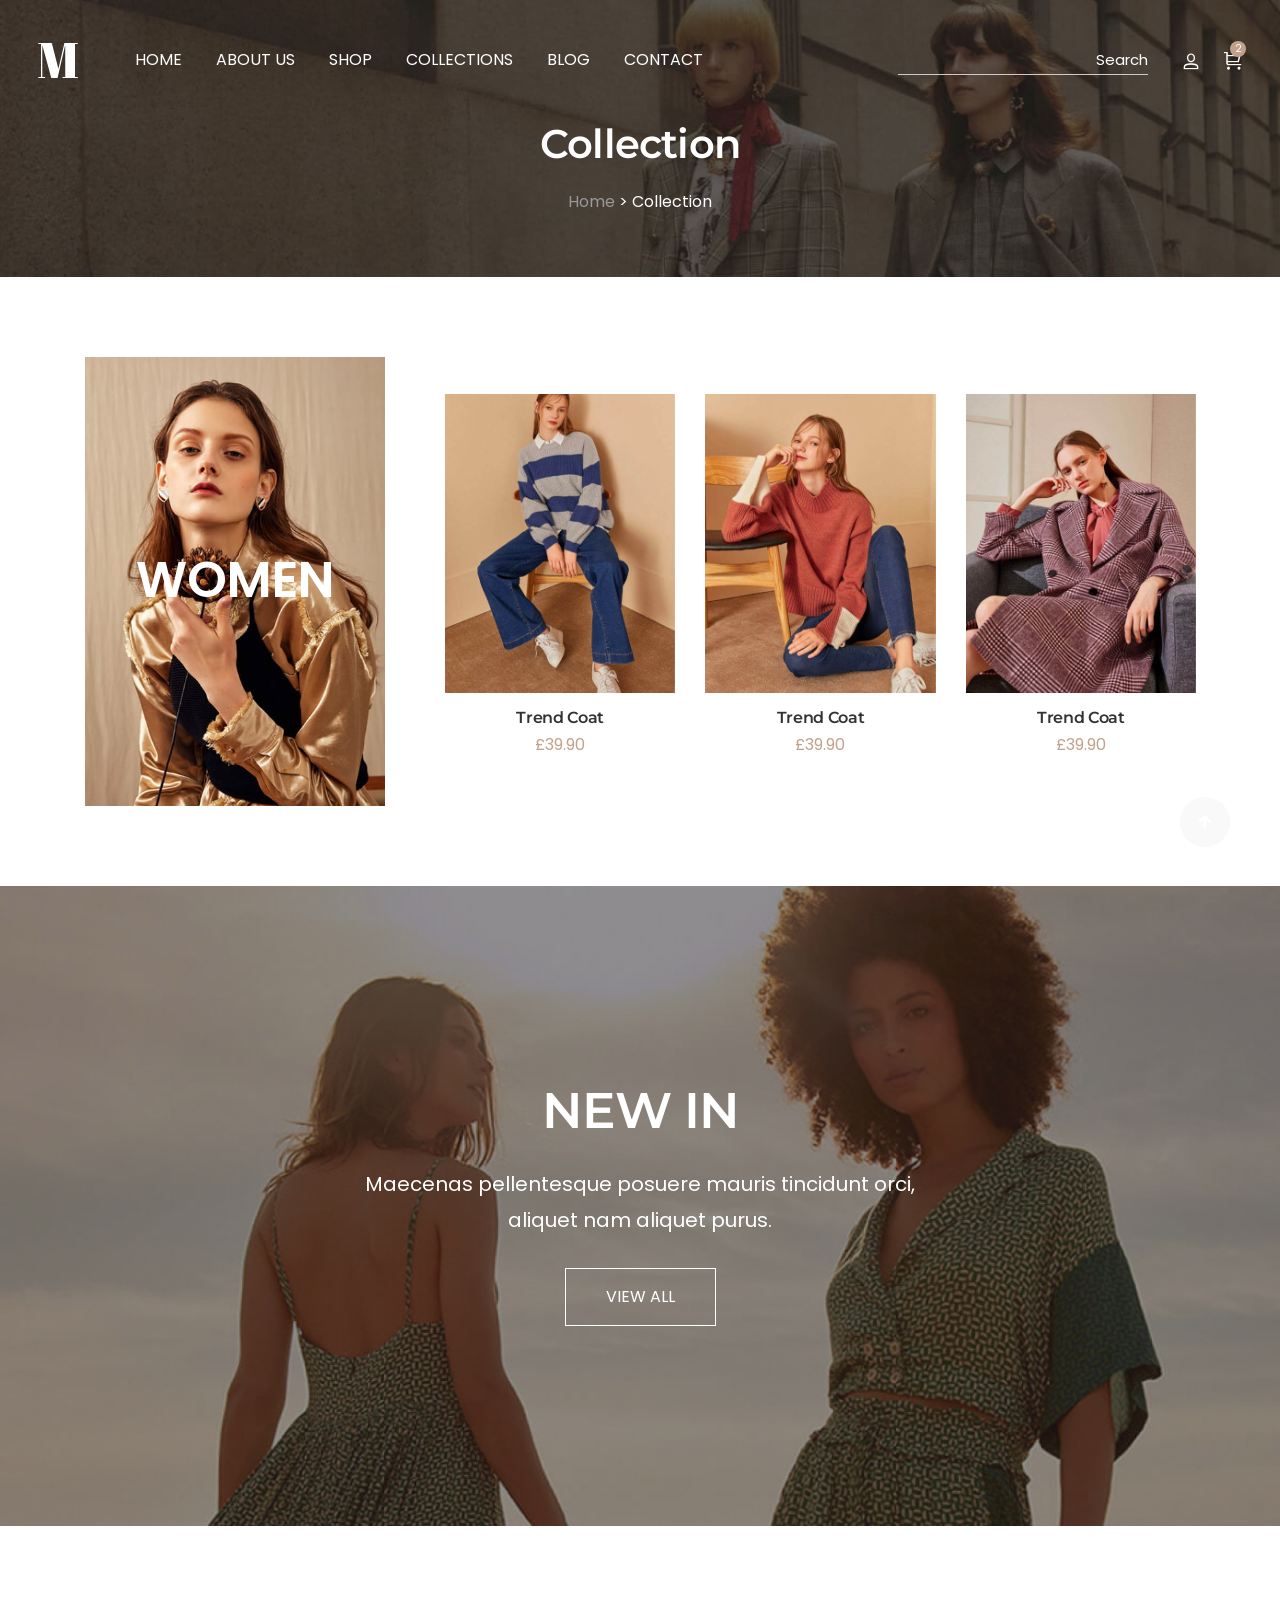
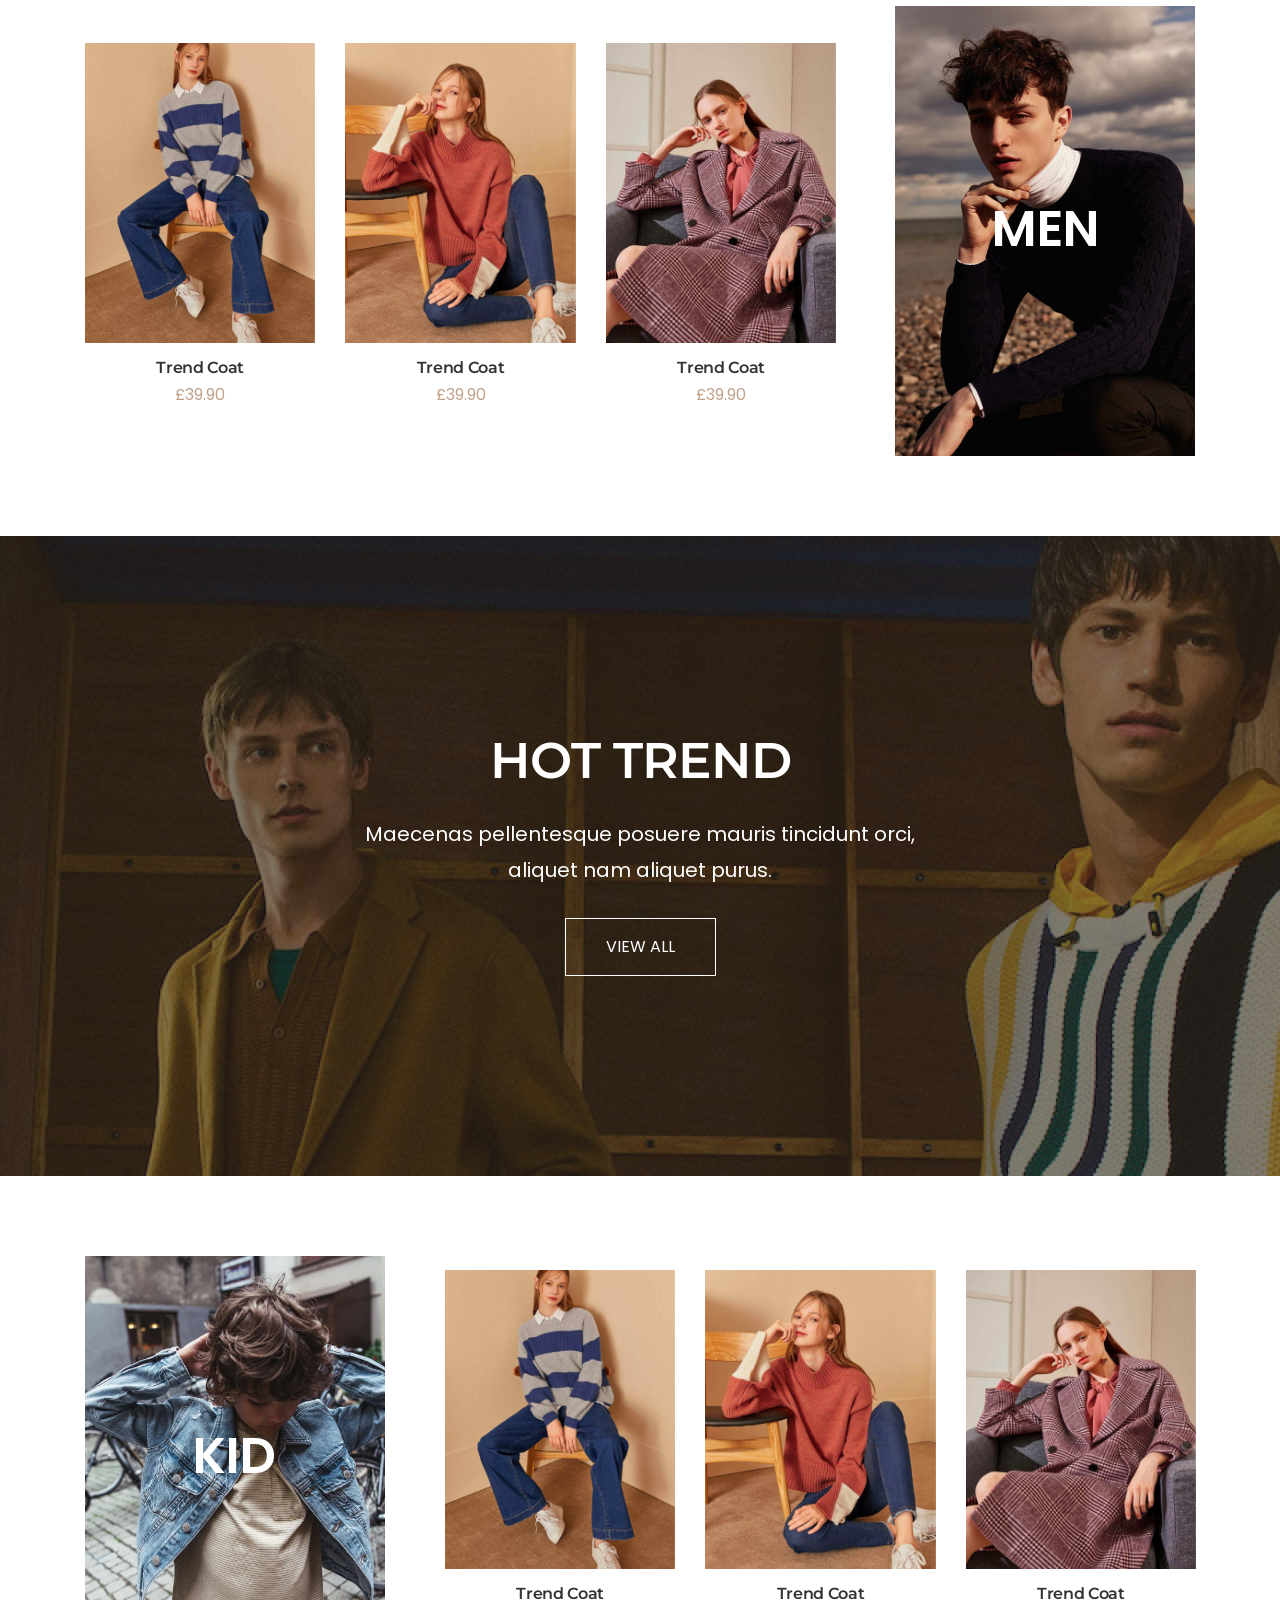
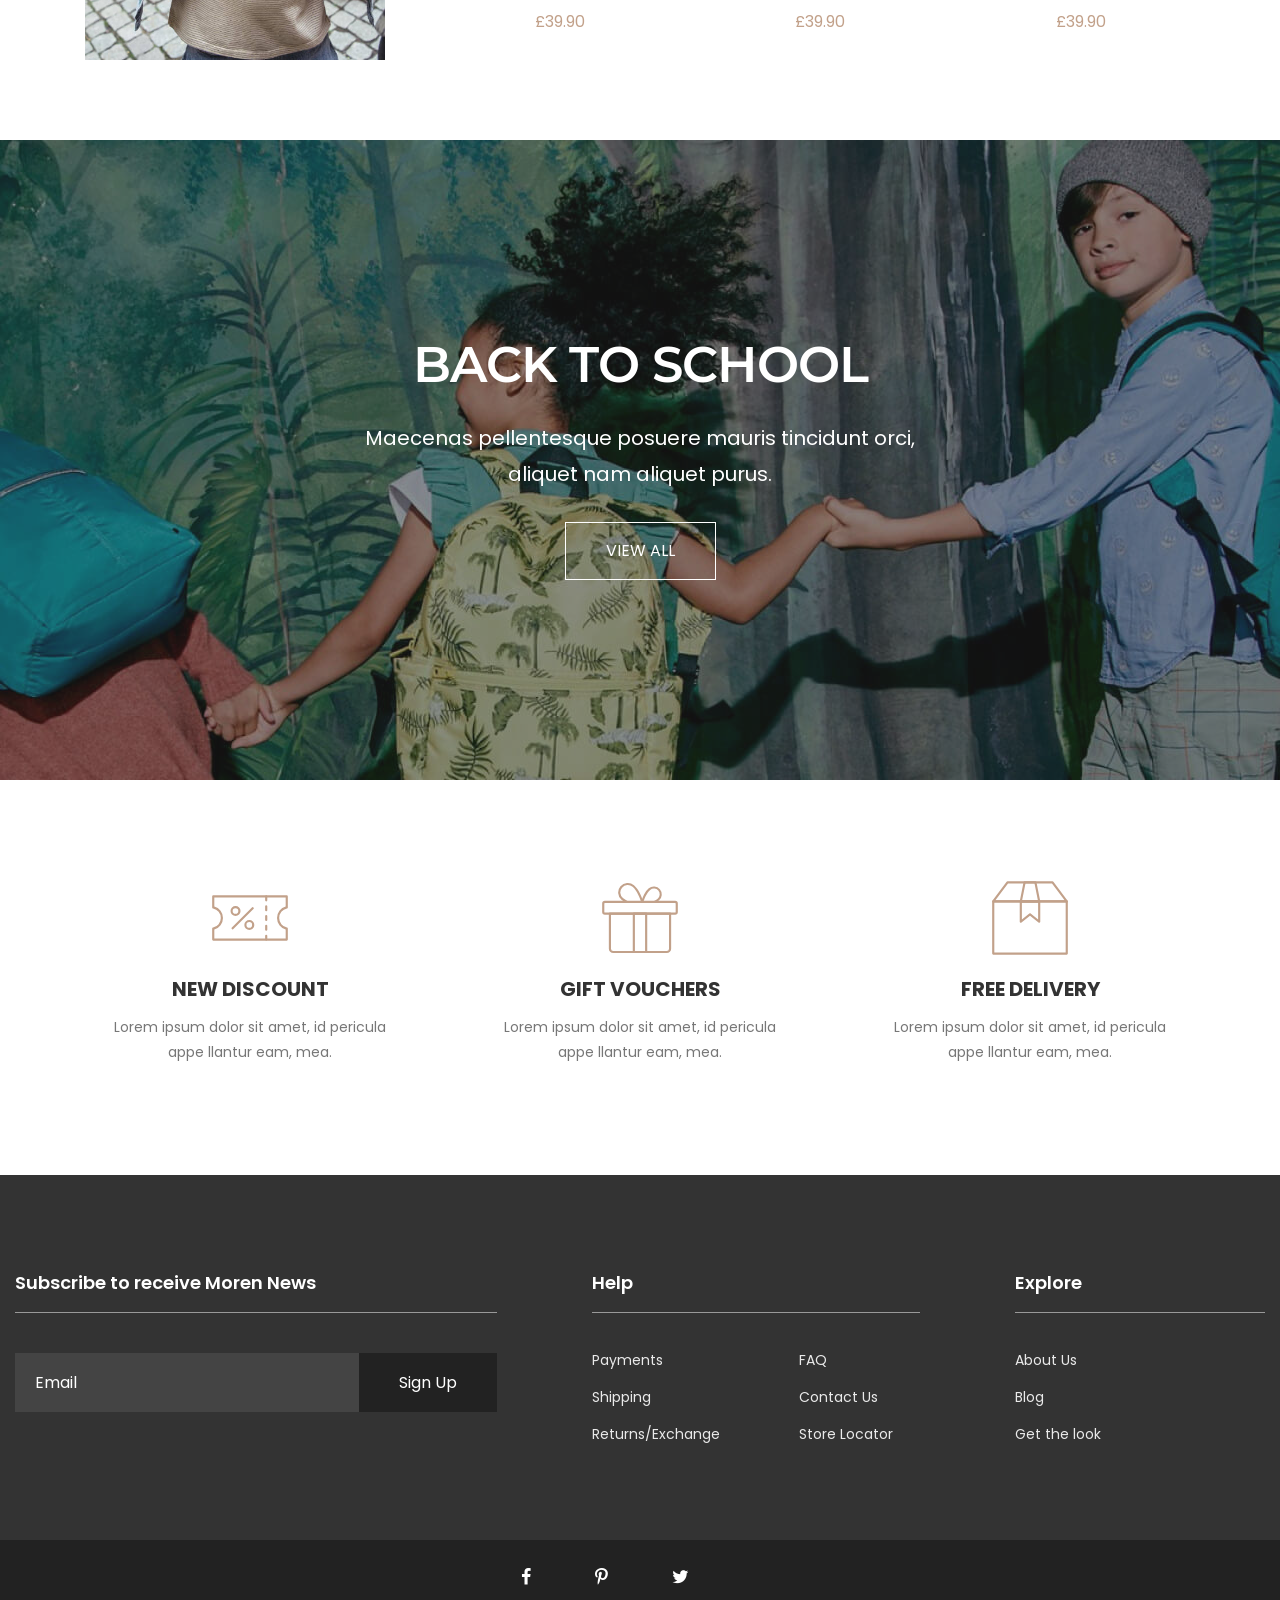
<file: collections.html>
<!DOCTYPE html>
<html lang="en">



<head>
    <meta charset="utf-8">
    <meta http-equiv="X-UA-Compatible" content="IE=edge">
    <meta name="viewport" content="width=device-width, initial-scale=1.0" />

    <title>Jobayer - Fashion</title>

    <!--== Favicon ==-->
    <link rel="shortcut icon" href="assets/img/favicon.ico" type="image/x-icon" />

    <!--== Google Fonts ==-->
    <link href="https://fonts.googleapis.com/css?family=Abril+Fatface:400" rel="stylesheet">
    <link href="https://fonts.googleapis.com/css?family=Montserrat:300,400,400i,500,600,700,900,900i" rel="stylesheet">
    <link href="https://fonts.googleapis.com/css?family=Poppins:300,300i,400,400i,500,600,700,900,900i" rel="stylesheet">

    <!--== Bootstrap CSS ==-->
    <link href="assets/css/bootstrap.min.css" rel="stylesheet"/>
    <!--== Font-awesome Icons CSS ==-->
    <link href="assets/css/font-awesome.min.css" rel="stylesheet"/>
    <!--== Icofont Min Icons CSS ==-->
    <link href="assets/css/icofont.min.css" rel="stylesheet"/>
    <!--== lastudioIcons CSS ==-->
    <link href="assets/css/lastudioIcons.css" rel="stylesheet"/>
    <!--== Animate CSS ==-->
    <link href="assets/css/animate.css" rel="stylesheet"/>
    <!--== Aos CSS ==-->
    <link href="assets/css/aos.css" rel="stylesheet"/>
    <!--== FancyBox CSS ==-->
    <link href="assets/css/jquery.fancybox.min.css" rel="stylesheet"/>
    <!--== Slicknav CSS ==-->
    <link href="assets/css/slicknav.css" rel="stylesheet"/>
    <!--== Swiper CSS ==-->
    <link href="assets/css/swiper.min.css" rel="stylesheet"/>
    <!--== Slick CSS ==-->
    <link href="assets/css/slick.css" rel="stylesheet"/>
    <!--== Main Style CSS ==-->
    <link href="assets/css/style.css" rel="stylesheet" />

</head>

<body>

<!--wrapper start-->
<div class="wrapper page-collections-wrapper">

  <!--== Start Preloader Content ==-->
  <div class="preloader-wrap">
    <div class="preloader">
      <span class="dot"></span>
      <div class="dots">
        <span></span>
        <span></span>
        <span></span>
      </div>
    </div>
  </div>
  <!--== End Preloader Content ==-->

  <!--== Start Header Wrapper ==-->
  <header class="header-area header-default header-style2 header-transparent sticky-header">
    <div class="container-fluid">
      <div class="row row-gutter-0 align-items-center">
        <div class="col-12">
          <div class="header-align">
            <div class="header-align-left">
              <div class="header-logo-area">
                <a href="index.html">
                  <img class="logo-main d-none d-sm-block" src="assets/img/logo-light.svg" alt="Logo" />
                  <img class="logo-main d-sm-none" src="assets/img/logo-main-light.svg" alt="Logo" />
                  <img class="logo-light" src="assets/img/logo-main.png" alt="Logo" />
                </a>
              </div>
              <div class="header-navigation-area d-none d-xl-block">

                <ul class="main-menu nav justify-content-center position-relative">
                  <li class="">
                    <a href="index.html">Home</a>
                  </li>
                  <li>
                    <a href="about.html">About Us</a>
                  </li>
                  <li class="">
                    <a href="shop.html">Shop</a>
                  </li>
                  <li class="">
                    <a href="Collections.html">Collections</a>
                  </li>
                  <li class="">
                    <a href="blog.html">Blog</a>
                  </li>
                  <li>
                    <a href="contact.html">Contact</a>
                  </li>
                </ul>

              </div>
            </div>
            <div class="header-align-right">
              <div class="header-action-area">
                <div class="header-action-search-form">
                  <div class="search-form">
                    <form action="#" method="post">
                      <div class="form-input-item">
                        <label for="action-search" class="sr-only">Search</label>
                        <input type="text" id="action-search" placeholder="Search">
                      </div>
                    </form>
                  </div>
                </div>
                <div class="header-action-search">
                  <button class="btn-search btn-search-menu">
                    <i class="lastudioicon-zoom-1"></i>
                  </button>
                </div>
                <div class="header-action-login">
                  <button class="btn-login" onclick="window.location.href='login.html'">
                    <i class="lastudioicon-single-01-2"></i>
                  </button>
                </div>
                <div class="header-action-cart">
                  <button class="btn-cart cart-icon">
                    <span class="cart-count">2</span>
                    <i class="lastudioicon-shopping-cart-2"></i>
                  </button>
                </div>
                <div class="header-action-account d-none d-xxl-block">
                  <button class="btn-sign-up" onclick="window.location.href='login.html'">
                    Sign Up
                  </button>
                </div>
                <button class="btn-menu d-xl-none">
                  <i class="lastudioicon-menu-3-1"></i>
                </button>
              </div>
            </div>
          </div>
        </div>
      </div>
    </div>
  </header>
  <!--== End Header Wrapper ==-->
  
  <main class="main-content">
    <!--== Start Page Title Area ==-->
    <section class="page-title-area bg-img" data-bg-img="assets/img/photos/bg-page9.jpg">
      <div class="container">
        <div class="row">
          <div class="col-lg-12">
            <div class="page-title-content">
              <h2 style="margin: 50px 0 20px 0;" class="title">Collection</h2>
              <div class="bread-crumbs"><a href="index.html">Home<span class="breadcrumb-sep">></span></a><span class="active">Collection</span></div>
            </div>
          </div>
        </div>
      </div>
    </section>
    <!--== End Page Title Area ==-->

    <!--== Start Category Area Wrapper ==-->
    <section class="category-area product-collection-area">
      <div class="container-fluid">
        <div class="row">
          <div class="col-lg-12">
            <div class="items-align">
              <div class="align-left">
                <div class="category-items-style15 mb-xs-30">
                  <!-- Start Category Item -->
                    <div class="category-item hover-effect effect-style1">
                      <div class="thumb">
                        <a href="shop.html"><img src="assets/img/shop/category/38.jpg" alt="Moren-Shop"></a>
                        <div class="effect-content"></div>
                      </div>
                      <div class="content">
                        <h4 class="title">Women</h4>
                      </div>
                    </div>
                  <!-- End Category Item -->
                </div>
              </div>
              <div class="align-right">
                <div class="row row-gutter-60">
                  <div class="col-md-6 col-lg-4">
                    <!-- Start Product Item -->
                    <div class="product-item">
                      <div class="product-thumb">
                        <a href="shop-single-product.html">
                          <img src="assets/img/shop/65.jpg" alt="Moren-Shop">
                          <span class="thumb-overlay"></span>
                        </a>
                        <div class="product-action action-style3">
                          <a class="action-cart ht-tooltip" data-tippy-content="Add to cart" href="shop-cart.html" title="Add to cart">
                            <i class="lastudioicon-shopping-cart-3"></i>
                          </a>
                          <a class="action-quick-view ht-tooltip" data-tippy-content="Quick View" href="javascript:void(0);" title="Wishlist">
                            <i class="lastudioicon-search-zoom-in"></i>
                          </a>
                          <a class="action-wishlist ht-tooltip" data-tippy-content="Add to wishlist" href="shop-wishlist.html" title="Add to wishlist">
                            <i class="lastudioicon-heart-2"></i>
                          </a>
                          <a class="action-compare ht-tooltip" data-tippy-content="Add to compare" href="shop-compare.html" title="Add to compare">
                            <i class="lastudioicon-compare"></i>
                          </a>
                        </div>
                      </div>
                      <div class="product-info info-style2">
                        <div class="content-inner">                  
                          <h4 class="title"><a href="shop-single-product.html">Trend Coat</a></h4>
                          <div class="prices">
                            <span class="price">£39.90</span>
                          </div>
                        </div>
                      </div>
                    </div>
                    <!-- End Product Item -->
                  </div>
                  <div class="col-md-6 col-lg-4">
                    <!-- Start Product Item -->
                    <div class="product-item">
                      <div class="product-thumb">
                        <a href="shop-single-product.html">
                          <img src="assets/img/shop/66.jpg" alt="Moren-Shop">
                          <span class="thumb-overlay"></span>
                        </a>
                        <div class="product-action action-style3">
                          <a class="action-cart ht-tooltip" data-tippy-content="Add to cart" href="shop-cart.html" title="Add to cart">
                            <i class="lastudioicon-shopping-cart-3"></i>
                          </a>
                          <a class="action-quick-view ht-tooltip" data-tippy-content="Quick View" href="javascript:void(0);" title="Wishlist">
                            <i class="lastudioicon-search-zoom-in"></i>
                          </a>
                          <a class="action-wishlist ht-tooltip" data-tippy-content="Add to wishlist" href="shop-wishlist.html" title="Add to wishlist">
                            <i class="lastudioicon-heart-2"></i>
                          </a>
                          <a class="action-compare ht-tooltip" data-tippy-content="Add to compare" href="shop-compare.html" title="Add to compare">
                            <i class="lastudioicon-compare"></i>
                          </a>
                        </div>
                      </div>
                      <div class="product-info info-style2">
                        <div class="content-inner">                  
                          <h4 class="title"><a href="shop-single-product.html">Trend Coat</a></h4>
                          <div class="prices">
                            <span class="price">£39.90</span>
                          </div>
                        </div>
                      </div>
                    </div>
                    <!-- End Product Item -->
                  </div>
                  <div class="col-md-6 col-lg-4">
                    <!-- Start Product Item -->
                    <div class="product-item">
                      <div class="product-thumb">
                        <a href="shop-single-product.html">
                          <img src="assets/img/shop/67.jpg" alt="Moren-Shop">
                          <span class="thumb-overlay"></span>
                        </a>
                        <div class="product-action action-style3">
                          <a class="action-cart ht-tooltip" data-tippy-content="Add to cart" href="shop-cart.html" title="Add to cart">
                            <i class="lastudioicon-shopping-cart-3"></i>
                          </a>
                          <a class="action-quick-view ht-tooltip" data-tippy-content="Quick View" href="javascript:void(0);" title="Wishlist">
                            <i class="lastudioicon-search-zoom-in"></i>
                          </a>
                          <a class="action-wishlist ht-tooltip" data-tippy-content="Add to wishlist" href="shop-wishlist.html" title="Add to wishlist">
                            <i class="lastudioicon-heart-2"></i>
                          </a>
                          <a class="action-compare ht-tooltip" data-tippy-content="Add to compare" href="shop-compare.html" title="Add to compare">
                            <i class="lastudioicon-compare"></i>
                          </a>
                        </div>
                      </div>
                      <div class="product-info info-style2">
                        <div class="content-inner">                  
                          <h4 class="title"><a href="shop-single-product.html">Trend Coat</a></h4>
                          <div class="prices">
                            <span class="price">£39.90</span>
                          </div>
                        </div>
                      </div>
                    </div>
                    <!-- End Product Item -->
                  </div>
                </div>
              </div>
            </div>
          </div>
        </div>
      </div>
    </section>
    <!--== End Category Area Wrapper ==-->

    <!--== Start Divider Area Wrapper ==-->
    <section class="divider-area bg-overlay-black2-51 bg-img" data-bg-img="assets/img/photos/bg-page2.jpg">
      <div class="container">
        <div class="row">
          <div class="col-md-6 m-auto">
            <div class="divider-content divider-content-style6">
              <h2>NEW IN</h2>
              <h4>Maecenas pellentesque posuere mauris tincidunt orci, aliquet nam aliquet purus.</h4>
              <a href="shop.html" class="btn-theme btn-border">View All</a>
            </div>
          </div>
        </div>
      </div>
    </section>
    <!--== End Divider Area Wrapper ==-->

    <!--== Start Category Area Wrapper ==-->
    <section class="category-area product-collection-area-style1">
      <div class="container-fluid">
        <div class="row">
          <div class="col-lg-12">
            <div class="items-align">
              <div class="align-right">
                <div class="row row-gutter-60">
                  <div class="col-md-6 col-lg-4">
                    <!-- Start Product Item -->
                    <div class="product-item">
                      <div class="product-thumb">
                        <a href="shop-single-product.html">
                          <img src="assets/img/shop/65.jpg" alt="Moren-Shop">
                          <span class="thumb-overlay"></span>
                        </a>
                        <div class="product-action action-style3">
                          <a class="action-cart ht-tooltip" data-tippy-content="Add to cart" href="shop-cart.html" title="Add to cart">
                            <i class="lastudioicon-shopping-cart-3"></i>
                          </a>
                          <a class="action-quick-view ht-tooltip" data-tippy-content="Quick View" href="javascript:void(0);" title="Wishlist">
                            <i class="lastudioicon-search-zoom-in"></i>
                          </a>
                          <a class="action-wishlist ht-tooltip" data-tippy-content="Add to wishlist" href="shop-wishlist.html" title="Add to wishlist">
                            <i class="lastudioicon-heart-2"></i>
                          </a>
                          <a class="action-compare ht-tooltip" data-tippy-content="Add to compare" href="shop-compare.html" title="Add to compare">
                            <i class="lastudioicon-compare"></i>
                          </a>
                        </div>
                      </div>
                      <div class="product-info info-style2">
                        <div class="content-inner">                  
                          <h4 class="title"><a href="shop-single-product.html">Trend Coat</a></h4>
                          <div class="prices">
                            <span class="price">£39.90</span>
                          </div>
                        </div>
                      </div>
                    </div>
                    <!-- End Product Item -->
                  </div>
                  <div class="col-md-6 col-lg-4">
                    <!-- Start Product Item -->
                    <div class="product-item">
                      <div class="product-thumb">
                        <a href="shop-single-product.html">
                          <img src="assets/img/shop/66.jpg" alt="Moren-Shop">
                          <span class="thumb-overlay"></span>
                        </a>
                        <div class="product-action action-style3">
                          <a class="action-cart ht-tooltip" data-tippy-content="Add to cart" href="shop-cart.html" title="Add to cart">
                            <i class="lastudioicon-shopping-cart-3"></i>
                          </a>
                          <a class="action-quick-view ht-tooltip" data-tippy-content="Quick View" href="javascript:void(0);" title="Wishlist">
                            <i class="lastudioicon-search-zoom-in"></i>
                          </a>
                          <a class="action-wishlist ht-tooltip" data-tippy-content="Add to wishlist" href="shop-wishlist.html" title="Add to wishlist">
                            <i class="lastudioicon-heart-2"></i>
                          </a>
                          <a class="action-compare ht-tooltip" data-tippy-content="Add to compare" href="shop-compare.html" title="Add to compare">
                            <i class="lastudioicon-compare"></i>
                          </a>
                        </div>
                      </div>
                      <div class="product-info info-style2">
                        <div class="content-inner">                  
                          <h4 class="title"><a href="shop-single-product.html">Trend Coat</a></h4>
                          <div class="prices">
                            <span class="price">£39.90</span>
                          </div>
                        </div>
                      </div>
                    </div>
                    <!-- End Product Item -->
                  </div>
                  <div class="col-md-6 col-lg-4">
                    <!-- Start Product Item -->
                    <div class="product-item">
                      <div class="product-thumb">
                        <a href="shop-single-product.html">
                          <img src="assets/img/shop/67.jpg" alt="Moren-Shop">
                          <span class="thumb-overlay"></span>
                        </a>
                        <div class="product-action action-style3">
                          <a class="action-cart ht-tooltip" data-tippy-content="Add to cart" href="shop-cart.html" title="Add to cart">
                            <i class="lastudioicon-shopping-cart-3"></i>
                          </a>
                          <a class="action-quick-view ht-tooltip" data-tippy-content="Quick View" href="javascript:void(0);" title="Wishlist">
                            <i class="lastudioicon-search-zoom-in"></i>
                          </a>
                          <a class="action-wishlist ht-tooltip" data-tippy-content="Add to wishlist" href="shop-wishlist.html" title="Add to wishlist">
                            <i class="lastudioicon-heart-2"></i>
                          </a>
                          <a class="action-compare ht-tooltip" data-tippy-content="Add to compare" href="shop-compare.html" title="Add to compare">
                            <i class="lastudioicon-compare"></i>
                          </a>
                        </div>
                      </div>
                      <div class="product-info info-style2">
                        <div class="content-inner">                  
                          <h4 class="title"><a href="shop-single-product.html">Trend Coat</a></h4>
                          <div class="prices">
                            <span class="price">£39.90</span>
                          </div>
                        </div>
                      </div>
                    </div>
                    <!-- End Product Item -->
                  </div>
                </div>
              </div>
              <div class="align-left">
                <div class="category-items-style15">
                  <!-- Start Category Item -->
                    <div class="category-item hover-effect effect-style1">
                      <div class="thumb">
                        <a href="shop.html"><img src="assets/img/shop/category/26.jpg" alt="Moren-Shop"></a>
                        <div class="effect-content"></div>
                      </div>
                      <div class="content">
                        <h4 class="title">Men</h4>
                      </div>
                    </div>
                  <!-- End Category Item -->
                </div>
              </div>
            </div>
          </div>
        </div>
      </div>
    </section>
    <!--== End Category Area Wrapper ==-->

    <!--== Start Divider Area Wrapper ==-->
    <section class="divider-area bg-overlay-black2-51 bg-img" data-bg-img="assets/img/photos/bg-page7.jpg">
      <div class="container">
        <div class="row">
          <div class="col-md-6 m-auto">
            <div class="divider-content divider-content-style6">
              <h2>HOT TREND</h2>
              <h4>Maecenas pellentesque posuere mauris tincidunt orci, aliquet nam aliquet purus.</h4>
              <a href="shop.html" class="btn-theme btn-border">View All</a>
            </div>
          </div>
        </div>
      </div>
    </section>
    <!--== End Divider Area Wrapper ==-->

    <!--== Start Category Area Wrapper ==-->
    <section class="category-area product-collection-area">
      <div class="container-fluid">
        <div class="row">
          <div class="col-lg-12">
            <div class="items-align">
              <div class="align-left">
                <div class="category-items-style15 mb-xs-30">
                  <!-- Start Category Item -->
                    <div class="category-item hover-effect effect-style1">
                      <div class="thumb">
                        <a href="shop.html"><img src="assets/img/shop/category/39.jpg" alt="Moren-Shop"></a>
                        <div class="effect-content"></div>
                      </div>
                      <div class="content">
                        <h4 class="title">kid</h4>
                      </div>
                    </div>
                  <!-- End Category Item -->
                </div>
              </div>
              <div class="align-right">
                <div class="row row-gutter-60">
                  <div class="col-md-6 col-lg-4">
                    <!-- Start Product Item -->
                    <div class="product-item">
                      <div class="product-thumb">
                        <a href="shop-single-product.html">
                          <img src="assets/img/shop/65.jpg" alt="Moren-Shop">
                          <span class="thumb-overlay"></span>
                        </a>
                        <div class="product-action action-style3">
                          <a class="action-cart ht-tooltip" data-tippy-content="Add to cart" href="shop-cart.html" title="Add to cart">
                            <i class="lastudioicon-shopping-cart-3"></i>
                          </a>
                          <a class="action-quick-view ht-tooltip" data-tippy-content="Quick View" href="javascript:void(0);" title="Wishlist">
                            <i class="lastudioicon-search-zoom-in"></i>
                          </a>
                          <a class="action-wishlist ht-tooltip" data-tippy-content="Add to wishlist" href="shop-wishlist.html" title="Add to wishlist">
                            <i class="lastudioicon-heart-2"></i>
                          </a>
                          <a class="action-compare ht-tooltip" data-tippy-content="Add to compare" href="shop-compare.html" title="Add to compare">
                            <i class="lastudioicon-compare"></i>
                          </a>
                        </div>
                      </div>
                      <div class="product-info info-style2">
                        <div class="content-inner">                  
                          <h4 class="title"><a href="shop-single-product.html">Trend Coat</a></h4>
                          <div class="prices">
                            <span class="price">£39.90</span>
                          </div>
                        </div>
                      </div>
                    </div>
                    <!-- End Product Item -->
                  </div>
                  <div class="col-md-6 col-lg-4">
                    <!-- Start Product Item -->
                    <div class="product-item">
                      <div class="product-thumb">
                        <a href="shop-single-product.html">
                          <img src="assets/img/shop/66.jpg" alt="Moren-Shop">
                          <span class="thumb-overlay"></span>
                        </a>
                        <div class="product-action action-style3">
                          <a class="action-cart ht-tooltip" data-tippy-content="Add to cart" href="shop-cart.html" title="Add to cart">
                            <i class="lastudioicon-shopping-cart-3"></i>
                          </a>
                          <a class="action-quick-view ht-tooltip" data-tippy-content="Quick View" href="javascript:void(0);" title="Wishlist">
                            <i class="lastudioicon-search-zoom-in"></i>
                          </a>
                          <a class="action-wishlist ht-tooltip" data-tippy-content="Add to wishlist" href="shop-wishlist.html" title="Add to wishlist">
                            <i class="lastudioicon-heart-2"></i>
                          </a>
                          <a class="action-compare ht-tooltip" data-tippy-content="Add to compare" href="shop-compare.html" title="Add to compare">
                            <i class="lastudioicon-compare"></i>
                          </a>
                        </div>
                      </div>
                      <div class="product-info info-style2">
                        <div class="content-inner">                  
                          <h4 class="title"><a href="shop-single-product.html">Trend Coat</a></h4>
                          <div class="prices">
                            <span class="price">£39.90</span>
                          </div>
                        </div>
                      </div>
                    </div>
                    <!-- End Product Item -->
                  </div>
                  <div class="col-md-6 col-lg-4">
                    <!-- Start Product Item -->
                    <div class="product-item">
                      <div class="product-thumb">
                        <a href="shop-single-product.html">
                          <img src="assets/img/shop/67.jpg" alt="Moren-Shop">
                          <span class="thumb-overlay"></span>
                        </a>
                        <div class="product-action action-style3">
                          <a class="action-cart ht-tooltip" data-tippy-content="Add to cart" href="shop-cart.html" title="Add to cart">
                            <i class="lastudioicon-shopping-cart-3"></i>
                          </a>
                          <a class="action-quick-view ht-tooltip" data-tippy-content="Quick View" href="javascript:void(0);" title="Wishlist">
                            <i class="lastudioicon-search-zoom-in"></i>
                          </a>
                          <a class="action-wishlist ht-tooltip" data-tippy-content="Add to wishlist" href="shop-wishlist.html" title="Add to wishlist">
                            <i class="lastudioicon-heart-2"></i>
                          </a>
                          <a class="action-compare ht-tooltip" data-tippy-content="Add to compare" href="shop-compare.html" title="Add to compare">
                            <i class="lastudioicon-compare"></i>
                          </a>
                        </div>
                      </div>
                      <div class="product-info info-style2">
                        <div class="content-inner">                  
                          <h4 class="title"><a href="shop-single-product.html">Trend Coat</a></h4>
                          <div class="prices">
                            <span class="price">£39.90</span>
                          </div>
                        </div>
                      </div>
                    </div>
                    <!-- End Product Item -->
                  </div>
                </div>
              </div>
            </div>
          </div>
        </div>
      </div>
    </section>
    <!--== End Category Area Wrapper ==-->

    <!--== Start Divider Area Wrapper ==-->
    <section class="divider-area bg-overlay-black2-51 bg-img" data-bg-img="assets/img/photos/bg-page8.jpg">
      <div class="container">
        <div class="row">
          <div class="col-md-6 m-auto">
            <div class="divider-content divider-content-style6">
              <h2>BACK TO SCHOOL</h2>
              <h4>Maecenas pellentesque posuere mauris tincidunt orci, aliquet nam aliquet purus.</h4>
              <a href="shop.html" class="btn-theme btn-border">View All</a>
            </div>
          </div>
        </div>
      </div>
    </section>
    <!--== End Divider Area Wrapper ==-->

    <!--== Start Featured Area Wrapper ==-->
    <section class="featured-area featured-style3-area">
      <div class="container">
        <div class="row featured-style3">
          <div class="col-sm-6 col-md-4">
            <div class="featured-item">
              <div class="content">
                <span class="icon">
                  <svg xmlns="http://www.w3.org/2000/svg" width="76" height="46" fill="none" viewBox="0 0 76 46"><path fill="currentColor" d="M74.757 45.702H1.243a1.08 1.08 0 0 1-1.08-1.08V33.593a1.081 1.081 0 0 1 .864-1.06 9.73 9.73 0 0 0 0-19.07 1.081 1.081 0 0 1-.865-1.059V1.378A1.081 1.081 0 0 1 1.243.297h73.514a1.08 1.08 0 0 1 1.08 1.081v11.027a1.082 1.082 0 0 1-.864 1.06 9.73 9.73 0 0 0 0 19.07 1.081 1.081 0 0 1 .865 1.06V44.62a1.08 1.08 0 0 1-1.081 1.081zM2.324 43.54h71.352v-9.097a11.892 11.892 0 0 1 0-22.887V2.46H2.324v9.097a11.892 11.892 0 0 1 0 22.887v9.097z"></path><path fill="currentColor" d="M54.216 6.39a1.081 1.081 0 0 1-1.08-1.081V1.378a1.081 1.081 0 0 1 2.161 0v3.93a1.081 1.081 0 0 1-1.08 1.082zm0 9.828a1.08 1.08 0 0 1-1.08-1.08v-3.932a1.081 1.081 0 0 1 2.161 0v3.931a1.081 1.081 0 0 1-1.08 1.081zm0 9.828a1.08 1.08 0 0 1-1.08-1.081v-3.93a1.081 1.081 0 0 1 2.161 0v3.931a1.081 1.081 0 0 1-1.08 1.08zm0 9.828a1.08 1.08 0 0 1-1.08-1.08v-3.931a1.082 1.082 0 0 1 2.161 0v3.93a1.081 1.081 0 0 1-1.08 1.081zm0 9.828a1.08 1.08 0 0 1-1.08-1.08V40.69a1.082 1.082 0 0 1 2.161 0v3.931a1.081 1.081 0 0 1-1.08 1.081zm-33.59-11.305a1.081 1.081 0 0 1-.764-1.846l20.034-20.045a1.082 1.082 0 1 1 1.529 1.529L21.39 34.08a1.082 1.082 0 0 1-.764.316zm16.704.516a4.993 4.993 0 1 1 4.994-4.994 5 5 0 0 1-4.993 4.994zm0-7.826a2.832 2.832 0 1 0 .001 5.663 2.832 2.832 0 0 0 0-5.663zm-13.796-6.079a4.994 4.994 0 1 1 4.994-4.995 5 5 0 0 1-4.994 4.995zm0-7.826a2.832 2.832 0 1 0 0 5.663 2.832 2.832 0 0 0 0-5.663z"></path></svg>       </span>
                <div class="inner-content">
                  <h4 class="title">NEW DISCOUNT</h4>
                  <p>Lorem ipsum dolor sit amet, id pericula appe llantur eam, mea.</p>
                </div>
              </div>
            </div>
          </div>
          <div class="col-sm-6 col-md-4">
            <div class="featured-item mt-xs-30">
              <div class="content">
                <span class="icon">
                  <svg xmlns="http://www.w3.org/2000/svg" width="76" height="72" fill="none" viewBox="0 0 76 72"><path fill="currentColor" d="M64.733 71.123H11.267a4.432 4.432 0 0 1-4.422-4.42V31.614a1.081 1.081 0 0 1 1.081-1.08h60.147a1.081 1.081 0 0 1 1.082 1.08v35.089a4.432 4.432 0 0 1-4.422 4.42zM9.008 32.695v34.008a2.263 2.263 0 0 0 2.26 2.26h53.465a2.262 2.262 0 0 0 2.26-2.26V32.695H9.007z"></path><path fill="currentColor" d="M73.085 32.695H2.915a2.755 2.755 0 0 1-2.753-2.749v-8.357a2.755 2.755 0 0 1 2.753-2.751h70.17a2.755 2.755 0 0 1 2.753 2.751v8.357a2.755 2.755 0 0 1-2.753 2.75zM2.915 21a.59.59 0 0 0-.59.59v8.356a.59.59 0 0 0 .59.59h70.17a.59.59 0 0 0 .59-.59v-8.357a.59.59 0 0 0-.59-.589H2.915z"></path><path fill="currentColor" d="M40.23 21a1.081 1.081 0 0 1-1.032-1.404c1.336-4.276 3.732-10.054 7.554-13.333A7.946 7.946 0 0 1 57.08 18.34a17.38 17.38 0 0 1-4.117 2.558 1.082 1.082 0 0 1-1.267-1.718c.102-.104.224-.186.36-.242a15.29 15.29 0 0 0 3.614-2.235 5.782 5.782 0 1 0-7.507-8.796C44.55 11 42.29 16.963 41.265 20.242A1.081 1.081 0 0 1 40.23 21z"></path><path fill="currentColor" d="M40.23 21a1.08 1.08 0 0 1-1.031-.757c-1.281-4.094-4.108-11.54-8.636-15.42a7.433 7.433 0 0 0-9.66 11.3 19.242 19.242 0 0 0 4.55 2.816 1.08 1.08 0 1 1-.908 1.962 21.321 21.321 0 0 1-5.052-3.136A9.597 9.597 0 0 1 31.968 3.178c4.695 4.02 7.645 11.147 9.297 16.419A1.081 1.081 0 0 1 40.23 21zm3.932 50.123H31.838a1.081 1.081 0 0 1-1.081-1.08v-38.43a1.081 1.081 0 0 1 1.08-1.08h12.325a1.081 1.081 0 0 1 1.081 1.08v38.428a1.081 1.081 0 0 1-1.08 1.081zM32.92 68.961h10.16V32.695H32.92v36.266z"></path></svg></span>
                <div class="inner-content">
                  <h4 class="title">GIFT VOUCHERS</h4>
                  <p>Lorem ipsum dolor sit amet, id pericula appe llantur eam, mea.</p>
                </div>
              </div>
            </div>
          </div>
          <div class="col-sm-6 col-md-4">
            <div class="featured-item mt-sm-30">
              <div class="content">
                <span class="icon">
                  <svg xmlns="http://www.w3.org/2000/svg" width="76" height="74" fill="none" viewBox="0 0 76 74"><path fill="currentColor" d="M74.757 73.649H1.243a1.08 1.08 0 0 1-1.08-1.081V20.4a1.081 1.081 0 0 1 1.08-1.081h73.514a1.08 1.08 0 0 1 1.08 1.081v52.168a1.08 1.08 0 0 1-1.08 1.08zM2.324 71.487h71.352V21.48H2.324v50.006z"></path><path fill="currentColor" d="M74.757 21.481H1.243a1.08 1.08 0 0 1-.865-1.73L14.607.785a1.081 1.081 0 0 1 .864-.432H60.53a1.081 1.081 0 0 1 .865.432l14.228 18.968a1.081 1.081 0 0 1-.865 1.73zM3.405 19.32h69.19L59.988 2.514H16.012L3.405 19.319z"></path><path fill="currentColor" d="M47.19 21.481H28.81a1.082 1.082 0 0 1-1.059-1.297l3.784-18.968a1.08 1.08 0 0 1 1.06-.864h10.81a1.08 1.08 0 0 1 1.06.864l3.784 18.971a1.08 1.08 0 0 1-1.06 1.297v-.003zM30.128 19.32H45.87L42.52 2.514h-9.038L30.13 19.319z"></path><path fill="currentColor" d="M47.19 41.848a1.08 1.08 0 0 1-.685-.245L38 34.653l-8.505 6.95a1.08 1.08 0 0 1-1.765-.836V20.4a1.08 1.08 0 0 1 1.08-1.081h18.38a1.08 1.08 0 0 1 1.08 1.081v20.367a1.08 1.08 0 0 1-1.08 1.08zM38 32.176c.25 0 .491.087.684.245l7.424 6.066V21.48H29.892v17.006l7.424-6.067a1.08 1.08 0 0 1 .684-.244z"></path></svg></span>
                <div class="inner-content">
                  <h4 class="title">FREE DELIVERY</h4>
                  <p>Lorem ipsum dolor sit amet, id pericula appe llantur eam, mea.</p>
                </div>
              </div>
            </div>
          </div>
        </div>
      </div>
    </section>
    <!--== End Featured Area Wrapper ==-->
  </main>

  <!--== Start Footer Area Wrapper ==-->
  <footer class="footer-area default-style">
    <div class="footer-main">
      <div class="container">
        <div class="row">
          <div class="col-md-5">
            <div class="widget-item widget-column1">
              <h4>Subscribe to receive Moren News</h4>
              <div class="newsletter-content-wrap">
                <form class="newsletter-form" action="#">
                  <input class="form-control" type="text" id="email" placeholder="Email">
                  <button class="btn btn-theme btn-black" type="submit">Sign Up</button>
                </form>
              </div>
            </div>
          </div>
          <div class="col-md-4">
            <div class="widget-item widget-column2">
              <h4>Help</h4>
              <nav class="widget-menu-wrap menu-col-2">
                <ul class="nav-menu nav">
                  <li><a href="index.html">Payments</a></li>
                  <li><a href="index.html">Shipping</a></li>
                  <li><a href="index.html">Returns/Exchange</a></li>
                </ul>
                <ul class="nav-menu nav ">
                  <li><a href="faq.html">FAQ</a></li>
                  <li><a href="contact.html">Contact Us</a></li>
                  <li><a href="index.html">Store Locator</a></li>
                </ul>
              </nav>
            </div>
          </div>
          <div class="col-md-3">
            <div class="widget-item widget-column3">
              <h4>Explore</h4>
              <nav class="widget-menu-wrap">
                <ul class="nav-menu nav">
                  <li><a href="about.html">About Us</a></li>
                  <li><a href="blog.html">Blog</a></li>
                  <li><a href="blog.html">Get the look</a></li>
                </ul>
              </nav>
            </div>
          </div>
        </div>
      </div>
    </div>
    <div class="footer-bottom">
      <div class="container">
        <div class="row">
          <div class="col-lg-12">
            <div class="widget-item">
              <div class="widget-social-icons">
                <a href="#/"><i class="lastudioicon lastudioicon-b-facebook"></i></a> 
                <a href="#/"><i class="lastudioicon lastudioicon-b-pinterest"></i></a> 
                <a href="#/"><i class="lastudioicon lastudioicon-b-twitter"></i></a>
              </div>
            </div>
          </div>
        </div>
      </div>
    </div>
  </footer>
  <!--== End Footer Area Wrapper ==-->
  
  <!--== Scroll Top Button ==-->
  <div class="scroll-to-top"><span class="icofont-arrow-up"></span></div>

  <!--== Start Product Quick View ==-->
  <aside class="product-quick-view-modal">
    <div class="product-quick-view-inner">
      <div class="product-quick-view-content">
        <button type="button" class="btn-close">
          <span class="close-icon"><i class="lastudioicon-e-remove"></i></span>
        </button>
        <div class="row row-gutter-0">
          <div class="col-lg-6 col-md-6 col-12">
            <div class="thumb">
              <img src="assets/img/shop/quick-view1.jpg" alt="Moren-Shop">
            </div>
          </div>
          <div class="col-lg-6 col-md-6 col-12">
            <div class="single-product-info">
              <h4 class="title">Product Simple</h4>
              <div class="product-rating">
                <div class="review">
                  <p><span></span>99 in stock</p>
                </div>
              </div>
              <div class="prices">
                <span class="price">£49.90</span>
              </div>
              <p class="product-desc">Lorem ipsum dolor sit amet, consectetur adipiscing elit. Fringilla quis ipsum enim viverra. Enim in morbi tincidunt ante luctus tincidunt integer. Sed adipiscing vehicula.</p>
              <div class="quick-product-action">
                <div class="action-top">
                  <div class="pro-qty-area">
                    <div class="pro-qty">
                      <input type="text" id="quantity" title="Quantity" value="1">
                    <a href="#" class="inc qty-btn">+</a><a href="#" class="dec qty-btn">-</a></div>
                  </div>
                  <a class="btn-theme btn-black" href="shop-cart.html">Add to cart</a>
                </div>
                <div class="action-bottom">
                  <a class="btn-wishlist" href="shop-wishlist.html"><i class="labtn-icon labtn-icon-wishlist"></i>Add to wishlist</a>
                  <a class="btn-compare" href="shop-compare.html"><i class="labtn-icon labtn-icon-compare"></i>Add to compare</a>
                </div>
              </div>
              <div class="product-ratting">
                <div class="product-sku">
                  SKU: <span>REF. LA-276</span>
                </div>
              </div>
              <div class="product-categorys">
                <div class="product-category">
                  Category: <span>Uncategorized</span>
                </div>
              </div>
              <div class="widget">
                <h3 class="title">Tags:</h3>
                <div class="widget-tags">
                  <ul>
                    <li><a href="shop.html">Blazer,</a></li>
                    <li><a href="shop.html">Fashion,</a></li>
                    <li><a href="shop.html">wordpress,</a></li>
                  </ul>
                </div>
              </div>
              <div class="product-social-info">
                <a href="#"><span class="lastudioicon-b-facebook"></span></a>
                <a href="#"><span class="lastudioicon-b-twitter"></span></a>
                <a href="#"><span class="lastudioicon-b-linkedin"></span></a>
                <a href="#"><span class="lastudioicon-b-pinterest"></span></a>
              </div>
              <div class="product-nextprev">
                <a href="shop-single-product.html">
                  <i class="lastudioicon-arrow-left"></i>
                </a>
                <a href="shop-single-product.html">
                  <i class="lastudioicon-arrow-right"></i>
                </a>
              </div>
            </div>
          </div>
        </div>
      </div>
    </div>
    <div class="canvas-overlay"></div>
  </aside>
  <!--== End Product Quick View ==-->

  <!--== Start Aside Search Menu ==-->
  <div class="search-box-wrapper">
    <div class="search-box-content-inner">
      <div class="search-box-form-wrap">
        <div class="search-note">
          <p>Start typing and press Enter to search</p>
        </div>
        <form action="#" method="post">
          <div class="search-form position-relative">
            <label for="search-input" class="sr-only">Search</label>
            <input type="search" class="form-control" placeholder="Search" id="search-input">
            <button class="search-button"><i class="lastudioicon-zoom-1"></i></button>
          </div>
        </form>
      </div>
    </div>
    <!--== End Aside Search Menu ==-->
    <a href="javascript:;" class="search-close"><i class="lastudioicon-e-remove"></i></a>
  </div>
  <!--== End Aside Search Menu ==-->

  <!--== Start Sidebar Cart Menu ==-->
  <aside class="sidebar-cart-modal">
    <div class="sidebar-cart-inner">
      <div class="sidebar-cart-content">
        <a class="cart-close" href="javascript:void(0);"><i class="lastudioicon-e-remove"></i></a>
        <div class="sidebar-cart">
          <h4 class="sidebar-cart-title">Shopping Cart</h4>
          <div class="product-cart">
            <div class="product-cart-item">
              <div class="product-img">
                <a href="shop.html"><img src="assets/img/shop/cart/1.jpg" alt=""></a>
              </div>
              <div class="product-info">
                <h4 class="title"><a href="shop.html">I’m a Unicorn Earrings</a></h4>
                <span class="info">1 × £69.00</span>
              </div>
              <div class="product-delete"><a href="#/">×</a></div>
            </div>
            <div class="product-cart-item">
              <div class="product-img">
                <a href="shop.html"><img src="assets/img/shop/cart/2.jpg" alt=""></a>
              </div>
              <div class="product-info">
                <h4 class="title"><a href="shop.html">Knit cropped cardigan</a></h4>
                <span class="info">1 × £29.90</span>
              </div>
              <div class="product-delete"><a href="#/">×</a></div>
            </div>
          </div>
          <div class="cart-total">
            <h4>Subtotal: <span class="money">£98.90</span></h4>
          </div>
          <div class="shipping-info">
            <div class="loading-bar">
              <div class="load-percent"></div>
              <div class="label-free-shipping">
                <div class="free-shipping svg-icon-style">
                  <span class="svg-icon" id="svg-icon-shipping" data-svg-icon="assets/img/icons/shop1.svg"></span>
                </div>
                <p>Spend £101.10 to get Free Shipping</p>
              </div>
            </div>
          </div>
          <div class="cart-checkout-btn">
            <a class="btn-theme" href="shop-cart.html">View cart</a>
            <a class="btn-theme" href="shop-checkout.html">Checkout</a>
          </div>
        </div>
      </div>
    </div>
  </aside>
  <div class="sidebar-cart-overlay"></div>
  <!--== End Sidebar Cart Menu ==-->

  <!--== Start Side Menu ==-->
  <aside class="off-canvas-wrapper">
    <div class="off-canvas-inner">
      <div class="off-canvas-overlay d-none"></div>
      <!-- Start Off Canvas Content Wrapper -->
      <div class="off-canvas-content">
        <!-- Off Canvas Header -->
        <div class="off-canvas-header">
          <div class="close-action">
            <button class="btn-close"><i class="icofont-close-line"></i></button>
          </div>
        </div>

        <div class="off-canvas-item">
          <!-- Start Mobile Menu Wrapper -->
          <div class="res-mobile-menu">
            <!-- Note Content Auto Generate By Jquery From Main Menu -->
          </div>
          <!-- End Mobile Menu Wrapper -->
        </div>
        <!-- Off Canvas Footer -->
        <div class="off-canvas-footer"></div>
      </div>
      <!-- End Off Canvas Content Wrapper -->
    </div>
  </aside>
  <!--== End Side Menu ==-->
</div>

<!--=======================Javascript============================-->

<!--=== Modernizr Min Js ===-->
<script src="assets/js/modernizr.js"></script>
<!--=== jQuery Min Js ===-->
<script src="assets/js/jquery-main.js"></script>
<!--=== jQuery Migration Min Js ===-->
<script src="assets/js/jquery-migrate.js"></script>
<!--=== Popper Min Js ===-->
<script src="assets/js/popper.min.js"></script>
<!--=== Bootstrap Min Js ===-->
<script src="assets/js/bootstrap.min.js"></script>
<!--=== jquery Appear Js ===-->
<script src="assets/js/jquery.appear.js"></script>
<!--=== jquery Swiper Min Js ===-->
<script src="assets/js/swiper.min.js"></script>
<!--=== jquery Fancybox Min Js ===-->
<script src="assets/js/fancybox.min.js"></script>
<!--=== jquery Aos Min Js ===-->
<script src="assets/js/aos.min.js"></script>
<!--=== jquery Slicknav Js ===-->
<script src="assets/js/jquery.slicknav.js"></script>
<!--=== jquery Countdown Js ===-->
<script src="assets/js/jquery.countdown.min.js"></script>
<!--=== jquery Tippy Js ===-->
<script src="assets/js/tippy.all.min.js"></script>
<!--=== Isotope Min Js ===-->
<script src="assets/js/isotope.pkgd.min.js"></script>
<!--=== jquery Vivus Js ===-->
<script src="assets/js/vivus.js"></script>
<!--=== Parallax Min Js ===-->
<script src="assets/js/parallax.min.js"></script>
<!--=== Slick  Min Js ===-->
<script src="assets/js/slick.min.js"></script>
<!--=== jquery Wow Min Js ===-->
<script src="assets/js/wow.min.js"></script>
<!--=== jquery Zoom Min Js ===-->
<script src="assets/js/jquery-zoom.min.js"></script>

<!--=== Custom Js ===-->
<script src="assets/js/custom.js"></script>

</body>



</html>
</file>
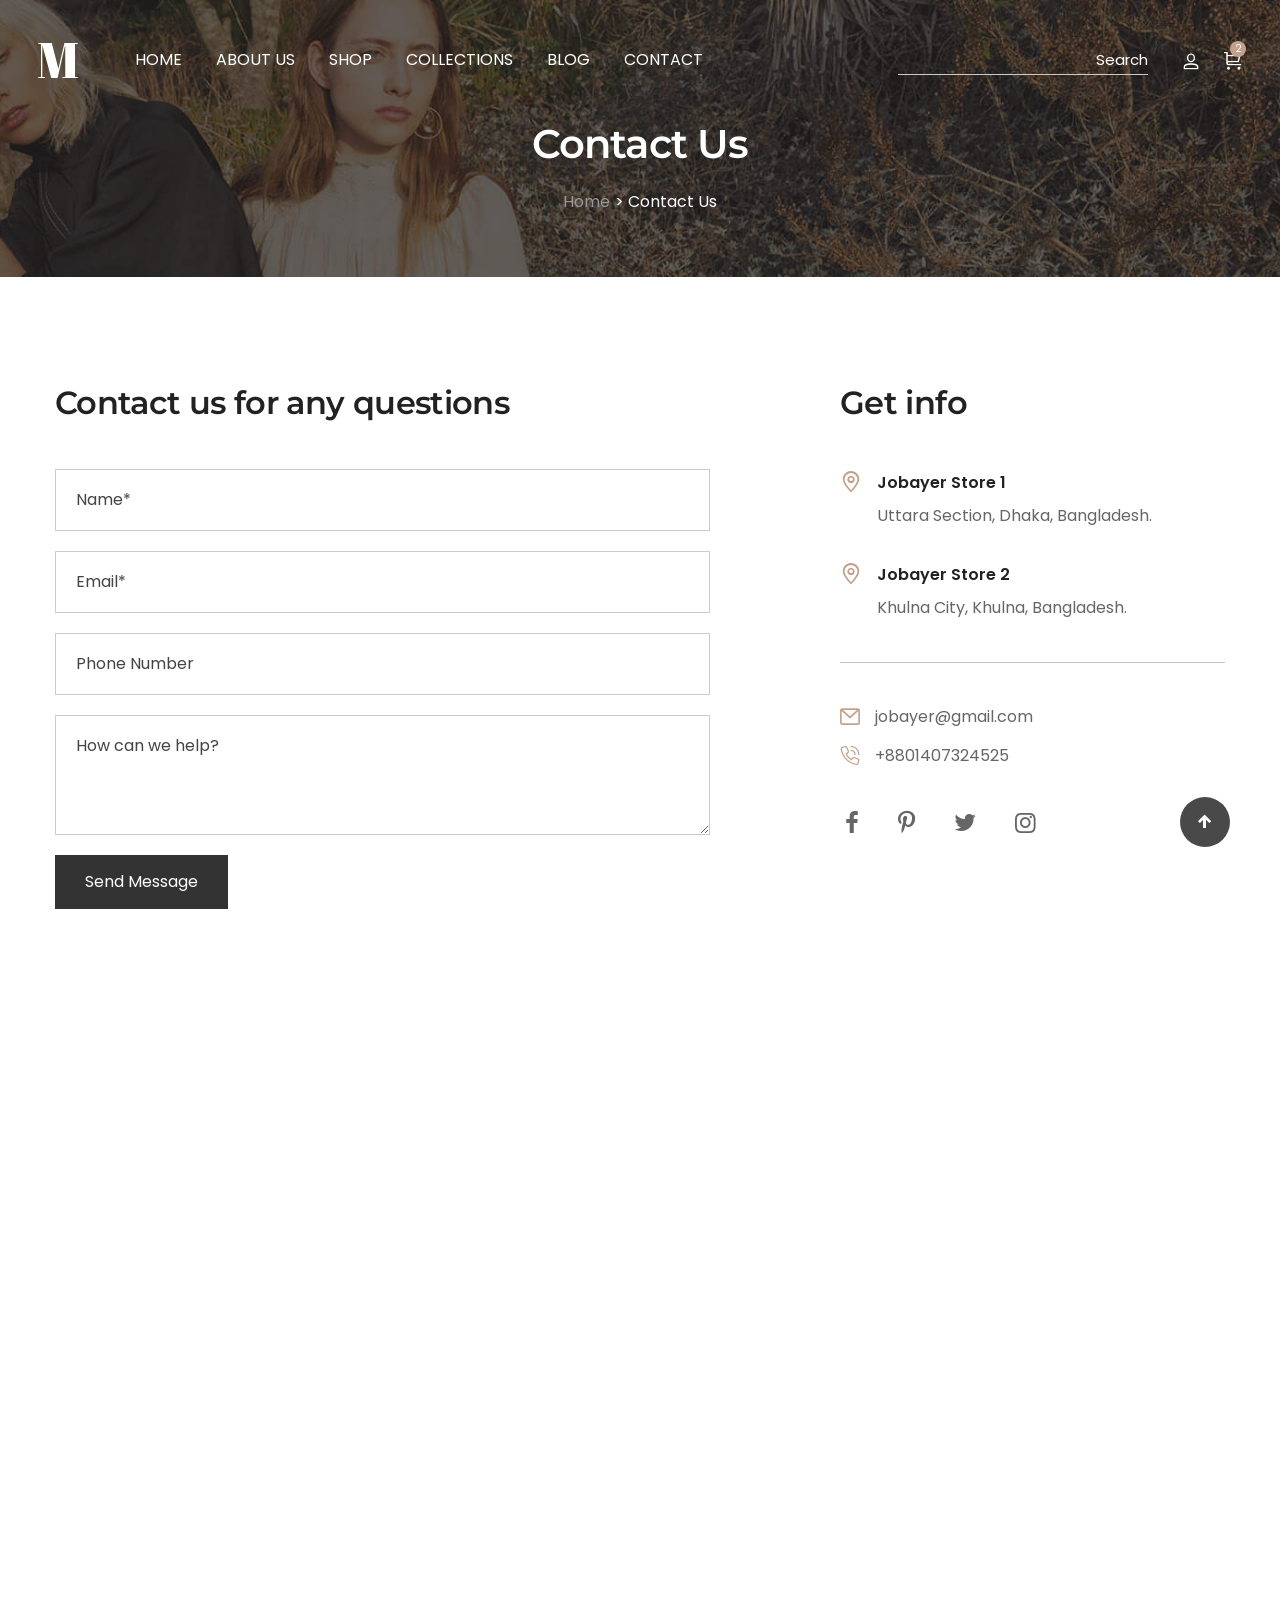
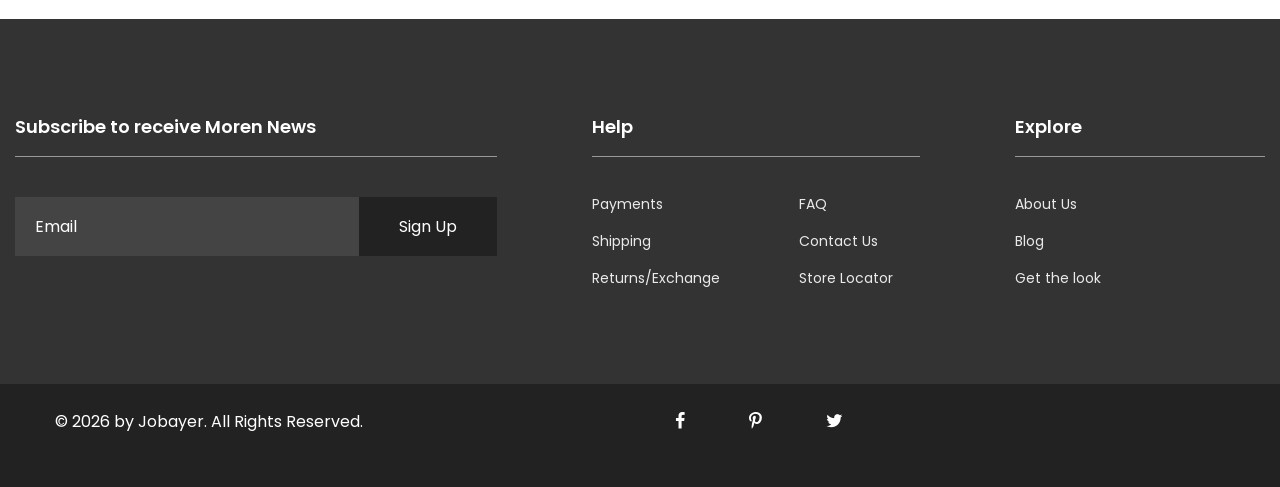
<file: contact.html>
<!DOCTYPE html>
<html lang="en">



<head>
    <meta charset="utf-8">
    <meta http-equiv="X-UA-Compatible" content="IE=edge">
    <meta name="viewport" content="width=device-width, initial-scale=1.0" />

    <title>Jobayer - Fashion </title>

    <!--== Favicon ==-->
    <link rel="shortcut icon" href="assets/img/favicon.ico" type="image/x-icon" />

    <!--== Google Fonts ==-->
    <link href="https://fonts.googleapis.com/css?family=Abril+Fatface:400" rel="stylesheet">
    <link href="https://fonts.googleapis.com/css?family=Montserrat:300,400,400i,500,600,700,900,900i" rel="stylesheet">
    <link href="https://fonts.googleapis.com/css?family=Poppins:300,300i,400,400i,500,600,700,900,900i" rel="stylesheet">

    <!--== Bootstrap CSS ==-->
    <link href="assets/css/bootstrap.min.css" rel="stylesheet"/>
    <!--== Font-awesome Icons CSS ==-->
    <link href="assets/css/font-awesome.min.css" rel="stylesheet"/>
    <!--== Icofont Min Icons CSS ==-->
    <link href="assets/css/icofont.min.css" rel="stylesheet"/>
    <!--== lastudioIcons CSS ==-->
    <link href="assets/css/lastudioIcons.css" rel="stylesheet"/>
    <!--== Animate CSS ==-->
    <link href="assets/css/animate.css" rel="stylesheet"/>
    <!--== Aos CSS ==-->
    <link href="assets/css/aos.css" rel="stylesheet"/>
    <!--== FancyBox CSS ==-->
    <link href="assets/css/jquery.fancybox.min.css" rel="stylesheet"/>
    <!--== Slicknav CSS ==-->
    <link href="assets/css/slicknav.css" rel="stylesheet"/>
    <!--== Swiper CSS ==-->
    <link href="assets/css/swiper.min.css" rel="stylesheet"/>
    <!--== Slick CSS ==-->
    <link href="assets/css/slick.css" rel="stylesheet"/>
    <!--== Main Style CSS ==-->
    <link href="assets/css/style.css" rel="stylesheet" />


</head>

<body>

<!--wrapper start-->
<div class="wrapper">

  <!--== Start Preloader Content ==-->
  <div class="preloader-wrap">
    <div class="preloader">
      <span class="dot"></span>
      <div class="dots">
        <span></span>
        <span></span>
        <span></span>
      </div>
    </div>
  </div>
  <!--== End Preloader Content ==-->

  <!--== Start Header Wrapper ==-->
  <header class="header-area header-default header-style2 header-transparent sticky-header">
    <div class="container-fluid">
      <div class="row row-gutter-0 align-items-center">
        <div class="col-12">
          <div class="header-align">
            <div class="header-align-left">
              <div class="header-logo-area">
                <a href="index.html">
                  <img class="logo-main d-none d-sm-block" src="assets/img/logo-light.svg" alt="Logo" />
                  <img class="logo-main d-sm-none" src="assets/img/logo-main-light.svg" alt="Logo" />
                  <img class="logo-light" src="assets/img/logo-main.png" alt="Logo" />
                </a>
              </div>
              <div class="header-navigation-area d-none d-xl-block">

                <ul class="main-menu nav justify-content-center position-relative">
                  <li class="">
                    <a href="index.html">Home</a>
                  </li>
                  <li>
                    <a href="about.html">About Us</a>
                  </li>
                  <li class="">
                    <a href="shop.html">Shop</a>
                  </li>
                  <li class="">
                    <a href="Collections.html">Collections</a>
                  </li>
                  <li class="">
                    <a href="blog.html">Blog</a>
                  </li>
                  <li>
                    <a href="contact.html">Contact</a>
                  </li>
                </ul>
                
              </div>
            </div>
            <div class="header-align-right">
              <div class="header-action-area">
                <div class="header-action-search-form">
                  <div class="search-form">
                    <form action="#" method="post">
                      <div class="form-input-item">
                        <label for="action-search" class="sr-only">Search</label>
                        <input type="text" id="action-search" placeholder="Search">
                      </div>
                    </form>
                  </div>
                </div>
                <div class="header-action-search">
                  <button class="btn-search btn-search-menu">
                    <i class="lastudioicon-zoom-1"></i>
                  </button>
                </div>
                <div class="header-action-login">
                  <button class="btn-login" onclick="window.location.href='login.html'">
                    <i class="lastudioicon-single-01-2"></i>
                  </button>
                </div>
                <div class="header-action-cart">
                  <button class="btn-cart cart-icon">
                    <span class="cart-count">2</span>
                    <i class="lastudioicon-shopping-cart-2"></i>
                  </button>
                </div>
                <div class="header-action-account d-none d-xxl-block">
                  <button class="btn-sign-up" onclick="window.location.href='login.html'">
                    Sign Up
                  </button>
                </div>
                <button class="btn-menu d-xl-none">
                  <i class="lastudioicon-menu-3-1"></i>
                </button>
              </div>
            </div>
          </div>
        </div>
      </div>
    </div>
  </header>
  <!--== End Header Wrapper ==-->
  
  <main class="main-content">
    <!--== Start Page Title Area ==-->
    <section class="page-title-area bg-img" data-bg-img="assets/img/photos/bg-page3.jpg">
      <div class="container">
        <div class="row">
          <div class="col-lg-12">
            <div class="page-title-content">
              <h2 style="margin: 50px 0 20px 0;" class="title">Contact Us</h2>
              <div class="bread-crumbs"><a href="index.html">Home<span class="breadcrumb-sep">></span></a><span class="active">Contact Us</span></div>
            </div>
          </div>
        </div>
      </div>
    </section>
    <!--== End Page Title Area ==-->

    <!--== Start Contact Area ==-->
    <section class="contact-area">
      <div class="container">
        <div class="row">
          <div class=" col-lg-7">
            <div class="contact-form">
              <form class="contact-form-wrapper form-style" id="contact-form" action="http://whizthemes.com/mail-php/raju/arden/mail.php" method="post">
                <div class="row">
                  <div class="col-lg-12">
                    <div class="section-title">
                      <h2 class="title">Contact us for any questions</h2>
                    </div>
                  </div>
                  <div class="col-md-12">
                    <div class="form-group">
                      <input class="form-control" type="text" name="con_name" placeholder="Name*">
                    </div>
                  </div>
                  <div class="col-md-12">
                    <div class="form-group">
                      <input class="form-control" type="email" name="con_email" placeholder="Email*">
                    </div>
                  </div>
                  <div class="col-md-12">
                    <div class="form-group">
                      <input class="form-control" type="text" name="con_phone" placeholder="Phone Number">
                    </div>
                  </div>
                  <div class="col-md-12">
                    <div class="form-group mb-0">
                      <textarea class="form-control textarea" name="con_message" placeholder="How can we help?"></textarea>
                    </div>
                  </div>
                  <div class="col-md-12">
                    <div class="form-group mb-0">
                      <button class="btn btn-theme btn-black" type="submit">Send Message</button>
                    </div>
                  </div>
                </div>
              </form>
              <!-- Message Notification -->
              <div class="form-message"></div>
            </div>
          </div>
          <div class=" col-lg-5">
            <div class="contact-info-wrapper">
              <div class="section-title">
                <h2 class="title">Get info</h2>
              </div>
              <div class="contact-info-content">
                <div class="align-top">
                  <div class="contact-info-item">
                    <div class="icon">
                     <i class="lastudioicon lastudioicon-pin-3-2"></i>
                    </div>
                    <div class="content">
                      <h4>Jobayer Store 1</h4>
                      <p>Uttara Section, Dhaka, Bangladesh.</p>
                    </div>
                  </div>
                  <div class="contact-info-item">
                    <div class="icon">
                      <span><i class="lastudioicon lastudioicon-pin-3-2"></i></span>
                    </div>
                    <div class="content">
                      <h4>Jobayer Store 2</h4>
                      <p>Khulna City, Khulna, Bangladesh.</p>
                    </div>
                  </div>
                </div>
                <div class="align-bottom">
                  <div class="contact-info-item info-item2">
                    <div class="icon">
                      <span><i class="lastudioicon lastudioicon-mail"></i></span>                      
                    </div>
                    <div class="content">
                      <p>jobayer@gmail.com</p>
                    </div>
                  </div>
                  <div class="contact-info-item">
                    <div class="icon">
                      <span><i class="lastudioicon lastudioicon-phone-call-2"></i></span>                      
                    </div>
                    <div class="content">
                      <p>+8801407324525</p>
                    </div>
                  </div>
                  <div class="contact-info-item social-icons-item mb-0 pb-0">
                    <div class="content">
                      <div class="social-widget">
                        <a href="#/"><i class="lastudioicon lastudioicon-b-facebook"></i></a>
                        <a href="#/"><i class="lastudioicon lastudioicon-b-pinterest"></i></a>
                        <a href="#/"><i class="lastudioicon lastudioicon-b-twitter"></i></a>
                        <a href="#/"><i class="lastudioicon lastudioicon-b-instagram"></i></a>
                      </div>
                    </div>
                  </div>
                </div>
              </div>
            </div>
          </div>
        </div>
      </div>
    </section>
    <!--== End Contact Area ==-->

    <!--== Start Map Area ==-->
    <div class="contact-map-area">
      <iframe src="https://www.google.com/maps/embed?pb=!1m18!1m12!1m3!1d3151.8402891185374!2d144.95373631590425!3d-37.81720974201477!2m3!1f0!2f0!3f0!3m2!1i1024!2i768!4f13.1!3m3!1m2!1s0x6ad65d4c2b349649%3A0xb6899234e561db11!2sEnvato!5e0!3m2!1sen!2ssg!4v1607294780661!5m2!1sen!2ssg"></iframe>
    </div>
    <!--== End Map Area ==-->
  </main>

  <!--== Start Footer Area Wrapper ==-->
  <footer class="footer-area default-style">
    <div class="footer-main">
      <div class="container">
        <div class="row">
          <div class="col-md-5">
            <div class="widget-item widget-column1">
              <h4>Subscribe to receive Moren News</h4>
              <div class="newsletter-content-wrap">
                <form class="newsletter-form" action="#">
                  <input class="form-control" type="text" id="email" placeholder="Email">
                  <button class="btn btn-theme btn-black" type="submit">Sign Up</button>
                </form>
              </div>
            </div>
          </div>
          <div class="col-md-4">
            <div class="widget-item widget-column2">
              <h4>Help</h4>
              <nav class="widget-menu-wrap menu-col-2">
                <ul class="nav-menu nav">
                  <li><a href="index.html">Payments</a></li>
                  <li><a href="index.html">Shipping</a></li>
                  <li><a href="index.html">Returns/Exchange</a></li>
                </ul>
                <ul class="nav-menu nav ">
                  <li><a href="faq.html">FAQ</a></li>
                  <li><a href="contact.html">Contact Us</a></li>
                  <li><a href="index.html">Store Locator</a></li>
                </ul>
              </nav>
            </div>
          </div>
          <div class="col-md-3">
            <div class="widget-item widget-column3">
              <h4>Explore</h4>
              <nav class="widget-menu-wrap">
                <ul class="nav-menu nav">
                  <li><a href="about.html">About Us</a></li>
                  <li><a href="blog.html">Blog</a></li>
                  <li><a href="blog.html">Get the look</a></li>
                </ul>
              </nav>
            </div>
          </div>
        </div>
      </div>
    </div>
    <div class="footer-bottom">
      <div class="container">
        <div class="row">
          <div class="col-lg-12">
            <div class="widget-item">
              <div class="widget-social-icons">
                <p style="float: left; color: #ffffff">&copy; 2026 by Jobayer. All Rights Reserved.</p>
                <a href="#/"><i class="lastudioicon lastudioicon-b-facebook"></i></a> 
                <a href="#/"><i class="lastudioicon lastudioicon-b-pinterest"></i></a> 
                <a href="#/"><i class="lastudioicon lastudioicon-b-twitter"></i></a>
              </div>
            </div>
          </div>
        </div>
      </div>
    </div>
  </footer>
  <!--== End Footer Area Wrapper ==-->

  
  <!--== Scroll Top Button ==-->
  <div class="scroll-to-top"><span class="icofont-arrow-up"></span></div>

  <!--== Start Product Quick View ==-->
  <aside class="product-quick-view-modal">
    <div class="product-quick-view-inner">
      <div class="product-quick-view-content">
        <button type="button" class="btn-close">
          <span class="close-icon"><i class="lastudioicon-e-remove"></i></span>
        </button>
        <div class="row row-gutter-0">
          <div class="col-lg-6 col-md-6 col-12">
            <div class="thumb">
              <img src="assets/img/shop/quick-view1.jpg" alt="Moren-Shop">
            </div>
          </div>
          <div class="col-lg-6 col-md-6 col-12">
            <div class="single-product-info">
              <h4 class="title">Product Simple</h4>
              <div class="product-rating">
                <div class="review">
                  <p><span></span>99 in stock</p>
                </div>
              </div>
              <div class="prices">
                <span class="price">£49.90</span>
              </div>
              <p class="product-desc">Lorem ipsum dolor sit amet, consectetur adipiscing elit. Fringilla quis ipsum enim viverra. Enim in morbi tincidunt ante luctus tincidunt integer. Sed adipiscing vehicula.</p>
              <div class="quick-product-action">
                <div class="action-top">
                  <div class="pro-qty-area">
                    <div class="pro-qty">
                      <input type="text" id="quantity" title="Quantity" value="1">
                    <a href="#" class="inc qty-btn">+</a><a href="#" class="dec qty-btn">-</a></div>
                  </div>
                  <a class="btn-theme btn-black" href="shop-cart.html">Add to cart</a>
                </div>
                <div class="action-bottom">
                  <a class="btn-wishlist" href="shop-wishlist.html"><i class="labtn-icon labtn-icon-wishlist"></i>Add to wishlist</a>
                  <a class="btn-compare" href="shop-compare.html"><i class="labtn-icon labtn-icon-compare"></i>Add to compare</a>
                </div>
              </div>
              <div class="product-ratting">
                <div class="product-sku">
                  SKU: <span>REF. LA-276</span>
                </div>
              </div>
              <div class="product-categorys">
                <div class="product-category">
                  Category: <span>Uncategorized</span>
                </div>
              </div>
              <div class="widget">
                <h3 class="title">Tags:</h3>
                <div class="widget-tags">
                  <ul>
                    <li><a href="shop.html">Blazer,</a></li>
                    <li><a href="shop.html">Fashion,</a></li>
                    <li><a href="shop.html">wordpress,</a></li>
                  </ul>
                </div>
              </div>
              <div class="product-social-info">
                <a href="#"><span class="lastudioicon-b-facebook"></span></a>
                <a href="#"><span class="lastudioicon-b-twitter"></span></a>
                <a href="#"><span class="lastudioicon-b-linkedin"></span></a>
                <a href="#"><span class="lastudioicon-b-pinterest"></span></a>
              </div>
              <div class="product-nextprev">
                <a href="shop-single-product.html">
                  <i class="lastudioicon-arrow-left"></i>
                </a>
                <a href="shop-single-product.html">
                  <i class="lastudioicon-arrow-right"></i>
                </a>
              </div>
            </div>
          </div>
        </div>
      </div>
    </div>
    <div class="canvas-overlay"></div>
  </aside>
  <!--== End Product Quick View ==-->  

  <!--== Start Aside Search Menu ==-->
  <div class="search-box-wrapper">
    <div class="search-box-content-inner">
      <div class="search-box-form-wrap">
        <div class="search-note">
          <p>Start typing and press Enter to search</p>
        </div>
        <form action="#" method="post">
          <div class="search-form position-relative">
            <label for="search-input" class="sr-only">Search</label>
            <input type="search" class="form-control" placeholder="Search" id="search-input">
            <button class="search-button"><i class="lastudioicon-zoom-1"></i></button>
          </div>
        </form>
      </div>
    </div>
    <!--== End Aside Search Menu ==-->
    <a href="javascript:;" class="search-close"><i class="lastudioicon-e-remove"></i></a>
  </div>
  <!--== End Aside Search Menu ==-->

  <!--== Start Sidebar Cart Menu ==-->
  <aside class="sidebar-cart-modal">
    <div class="sidebar-cart-inner">
      <div class="sidebar-cart-content">
        <a class="cart-close" href="javascript:void(0);"><i class="lastudioicon-e-remove"></i></a>
        <div class="sidebar-cart">
          <h4 class="sidebar-cart-title">Shopping Cart</h4>
          <div class="product-cart">
            <div class="product-cart-item">
              <div class="product-img">
                <a href="shop.html"><img src="assets/img/shop/cart/1.jpg" alt=""></a>
              </div>
              <div class="product-info">
                <h4 class="title"><a href="shop.html">I’m a Unicorn Earrings</a></h4>
                <span class="info">1 × £69.00</span>
              </div>
              <div class="product-delete"><a href="#/">×</a></div>
            </div>
            <div class="product-cart-item">
              <div class="product-img">
                <a href="shop.html"><img src="assets/img/shop/cart/2.jpg" alt=""></a>
              </div>
              <div class="product-info">
                <h4 class="title"><a href="shop.html">Knit cropped cardigan</a></h4>
                <span class="info">1 × £29.90</span>
              </div>
              <div class="product-delete"><a href="#/">×</a></div>
            </div>
          </div>
          <div class="cart-total">
            <h4>Subtotal: <span class="money">£98.90</span></h4>
          </div>
          <div class="shipping-info">
            <div class="loading-bar">
              <div class="load-percent"></div>
              <div class="label-free-shipping">
                <div class="free-shipping svg-icon-style">
                  <span class="svg-icon" id="svg-icon-shipping" data-svg-icon="assets/img/icons/shop1.svg"></span>
                </div>
                <p>Spend £101.10 to get Free Shipping</p>
              </div>
            </div>
          </div>
          <div class="cart-checkout-btn">
            <a class="btn-theme" href="shop-cart.html">View cart</a>
            <a class="btn-theme" href="shop-checkout.html">Checkout</a>
          </div>
        </div>
      </div>
    </div>
  </aside>
  <div class="sidebar-cart-overlay"></div>
  <!--== End Sidebar Cart Menu ==-->  

  <!--== Start Side Menu ==-->
  <aside class="off-canvas-wrapper">
    <div class="off-canvas-inner">
      <div class="off-canvas-overlay d-none"></div>
      <!-- Start Off Canvas Content Wrapper -->
      <div class="off-canvas-content">
        <!-- Off Canvas Header -->
        <div class="off-canvas-header">
          <div class="close-action">
            <button class="btn-close"><i class="icofont-close-line"></i></button>
          </div>
        </div>

        <div class="off-canvas-item">
          <!-- Start Mobile Menu Wrapper -->
          <div class="res-mobile-menu">
            <!-- Note Content Auto Generate By Jquery From Main Menu -->
          </div>
          <!-- End Mobile Menu Wrapper -->
        </div>
        <!-- Off Canvas Footer -->
        <div class="off-canvas-footer"></div>
      </div>
      <!-- End Off Canvas Content Wrapper -->
    </div>
  </aside>
  <!--== End Side Menu ==-->
</div>

<!--=======================Javascript============================-->

<!--=== Modernizr Min Js ===-->
<script src="assets/js/modernizr.js"></script>
<!--=== jQuery Min Js ===-->
<script src="assets/js/jquery-main.js"></script>
<!--=== jQuery Migration Min Js ===-->
<script src="assets/js/jquery-migrate.js"></script>
<!--=== Popper Min Js ===-->
<script src="assets/js/popper.min.js"></script>
<!--=== Bootstrap Min Js ===-->
<script src="assets/js/bootstrap.min.js"></script>
<!--=== jquery Appear Js ===-->
<script src="assets/js/jquery.appear.js"></script>
<!--=== jquery Swiper Min Js ===-->
<script src="assets/js/swiper.min.js"></script>
<!--=== jquery Fancybox Min Js ===-->
<script src="assets/js/fancybox.min.js"></script>
<!--=== jquery Aos Min Js ===-->
<script src="assets/js/aos.min.js"></script>
<!--=== jquery Slicknav Js ===-->
<script src="assets/js/jquery.slicknav.js"></script>
<!--=== jquery Countdown Js ===-->
<script src="assets/js/jquery.countdown.min.js"></script>
<!--=== jquery Tippy Js ===-->
<script src="assets/js/tippy.all.min.js"></script>
<!--=== Isotope Min Js ===-->
<script src="assets/js/isotope.pkgd.min.js"></script>
<!--=== jquery Vivus Js ===-->
<script src="assets/js/vivus.js"></script>
<!--=== Parallax Min Js ===-->
<script src="assets/js/parallax.min.js"></script>
<!--=== Slick  Min Js ===-->
<script src="assets/js/slick.min.js"></script>
<!--=== jquery Wow Min Js ===-->
<script src="assets/js/wow.min.js"></script>
<!--=== jquery Zoom Min Js ===-->
<script src="assets/js/jquery-zoom.min.js"></script>

<!--=== Custom Js ===-->
<script src="assets/js/custom.js"></script>

</body>



</html>
</file>
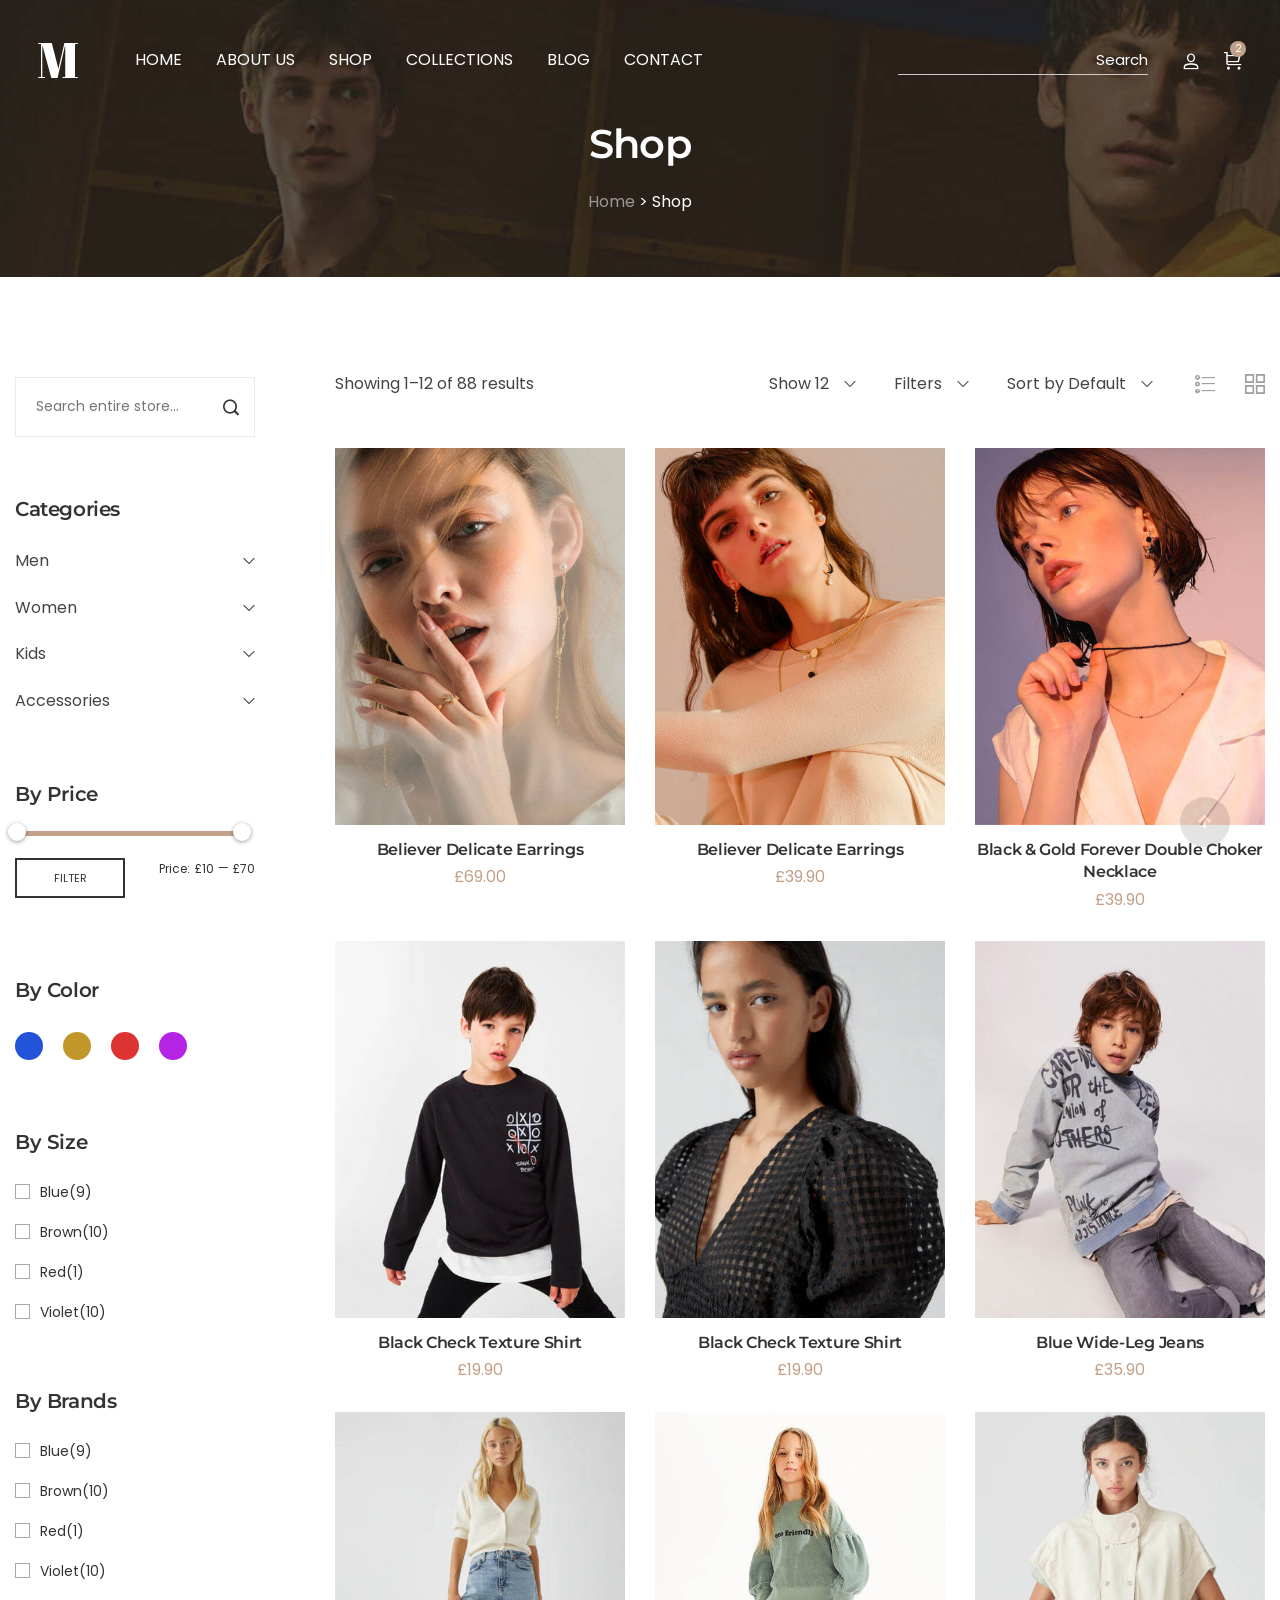
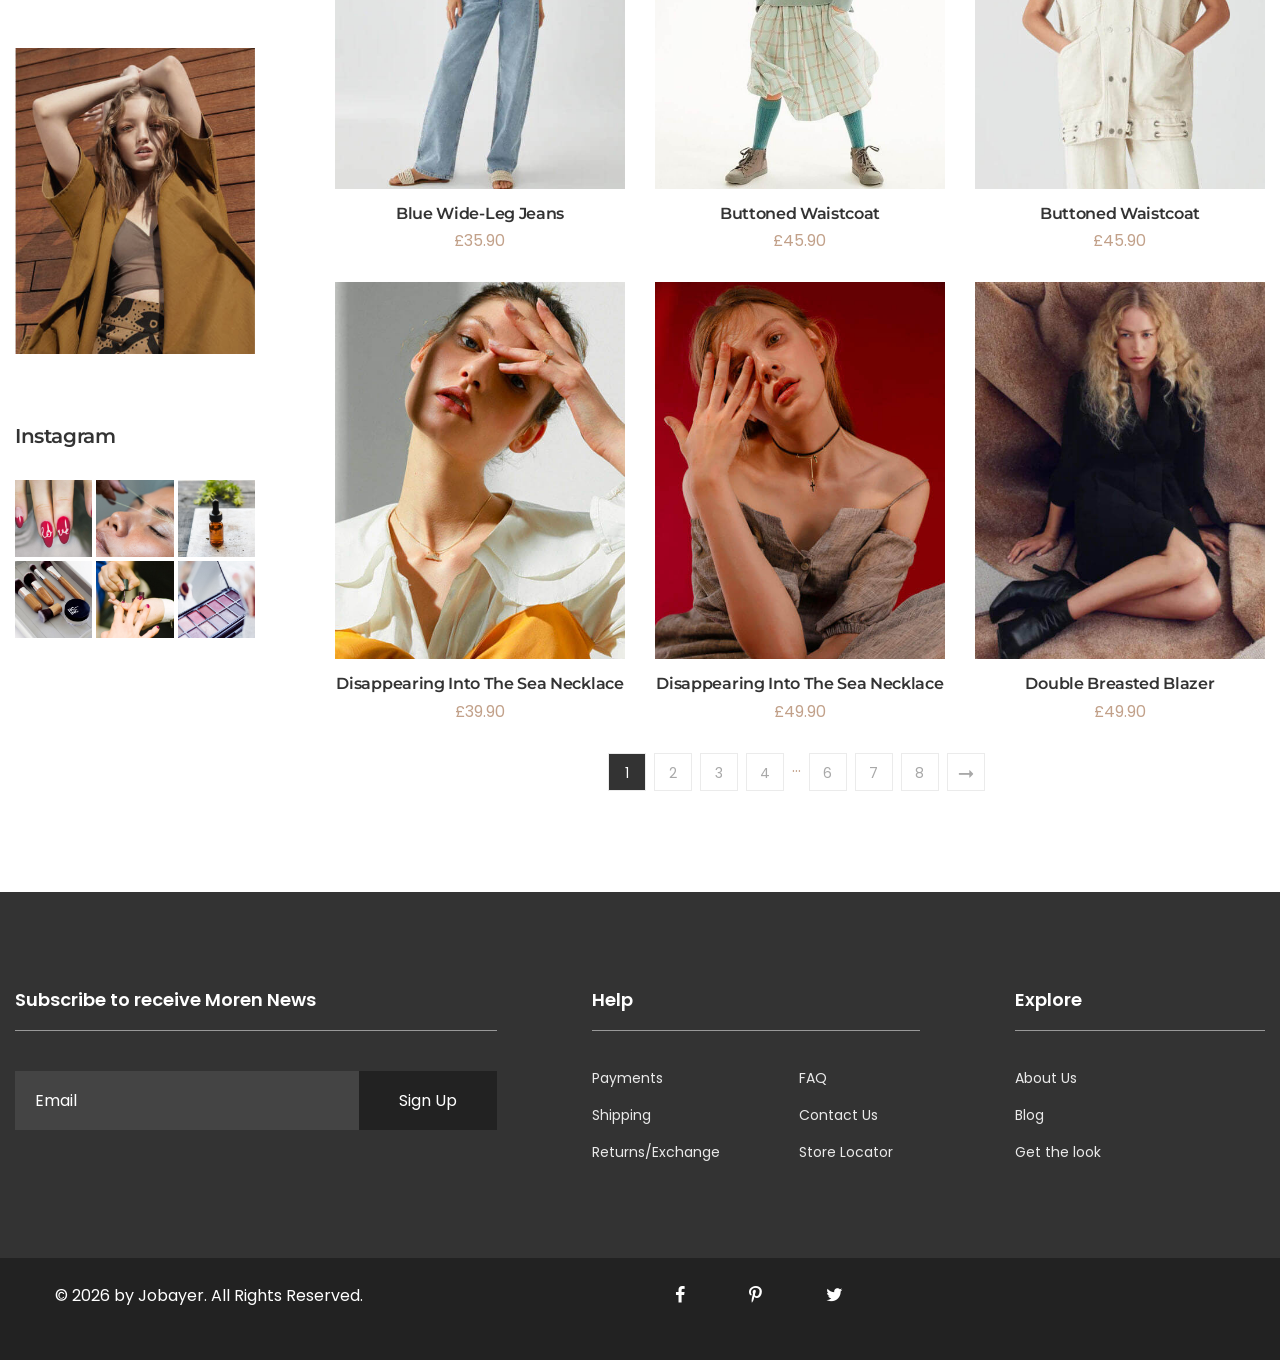
<file: shop.html>
<!DOCTYPE html>
<html lang="zxx">



<head>
    <meta charset="utf-8">
    <meta http-equiv="X-UA-Compatible" content="IE=edge">
    <meta name="viewport" content="width=device-width, initial-scale=1.0" />

    <title>Jobayer - Fashion </title>

    <!--== Favicon ==-->
    <link rel="shortcut icon" href="assets/img/favicon.ico" type="image/x-icon" />

    <!--== Google Fonts ==-->
    <link href="https://fonts.googleapis.com/css?family=Abril+Fatface:400" rel="stylesheet">
    <link href="https://fonts.googleapis.com/css?family=Montserrat:300,400,400i,500,600,700,900,900i" rel="stylesheet">
    <link href="https://fonts.googleapis.com/css?family=Poppins:300,300i,400,400i,500,600,700,900,900i" rel="stylesheet">

    <!--== Bootstrap CSS ==-->
    <link href="assets/css/bootstrap.min.css" rel="stylesheet"/>
    <!--== Font-awesome Icons CSS ==-->
    <link href="assets/css/font-awesome.min.css" rel="stylesheet"/>
    <!--== Icofont Min Icons CSS ==-->
    <link href="assets/css/icofont.min.css" rel="stylesheet"/>
    <!--== lastudioIcons CSS ==-->
    <link href="assets/css/lastudioIcons.css" rel="stylesheet"/>
    <!--== Animate CSS ==-->
    <link href="assets/css/animate.css" rel="stylesheet"/>
    <!--== Aos CSS ==-->
    <link href="assets/css/aos.css" rel="stylesheet"/>
    <!--== FancyBox CSS ==-->
    <link href="assets/css/jquery.fancybox.min.css" rel="stylesheet"/>
    <!--== Slicknav CSS ==-->
    <link href="assets/css/slicknav.css" rel="stylesheet"/>
    <!--== Swiper CSS ==-->
    <link href="assets/css/swiper.min.css" rel="stylesheet"/>
    <!--== Slick CSS ==-->
    <link href="assets/css/slick.css" rel="stylesheet"/>
    <!--== RangeSlider CSS ==-->
    <link href="assets/css/rangeslider.css" rel="stylesheet"/>
    <!--== Main Style CSS ==-->
    <link href="assets/css/style.css" rel="stylesheet" />

</head>

<body>

<!--wrapper start-->
<div class="wrapper page-Shop-wrapper">

  <!--== Start Preloader Content ==-->
  <div class="preloader-wrap">
    <div class="preloader">
      <span class="dot"></span>
      <div class="dots">
        <span></span>
        <span></span>
        <span></span>
      </div>
    </div>
  </div>
  <!--== End Preloader Content ==-->

  <!--== Start Header Wrapper ==-->
  <header class="header-area header-default header-style2 header-transparent sticky-header">
    <div class="container-fluid">
      <div class="row row-gutter-0 align-items-center">
        <div class="col-12">
          <div class="header-align">
            <div class="header-align-left">
              <div class="header-logo-area">
                <a href="index.html">
                  <img class="logo-main d-none d-sm-block" src="assets/img/logo-light.svg" alt="Logo" />
                  <img class="logo-main d-sm-none" src="assets/img/logo-main-light.svg" alt="Logo" />
                  <img class="logo-light" src="assets/img/logo-main.png" alt="Logo" />
                </a>
              </div>
              <div class="header-navigation-area d-none d-xl-block">

                <ul class="main-menu nav justify-content-center position-relative">
                  <li class="">
                    <a href="index.html">Home</a>
                  </li>
                  <li>
                    <a href="about.html">About Us</a>
                  </li>
                  <li class="">
                    <a href="shop.html">Shop</a>
                  </li>
                  <li class="">
                    <a href="Collections.html">Collections</a>
                  </li>
                  <li class="">
                    <a href="blog.html">Blog</a>
                  </li>
                  <li>
                    <a href="contact.html">Contact</a>
                  </li>
                </ul>
                
              </div>
            </div>
            <div class="header-align-right">
              <div class="header-action-area">
                <div class="header-action-search-form">
                  <div class="search-form">
                    <form action="#" method="post">
                      <div class="form-input-item">
                        <label for="action-search" class="sr-only">Search</label>
                        <input type="text" id="action-search" placeholder="Search">
                      </div>
                    </form>
                  </div>
                </div>
                <div class="header-action-search">
                  <button class="btn-search btn-search-menu">
                    <i class="lastudioicon-zoom-1"></i>
                  </button>
                </div>
                <div class="header-action-login">
                  <button class="btn-login" onclick="window.location.href='login.html'">
                    <i class="lastudioicon-single-01-2"></i>
                  </button>
                </div>
                <div class="header-action-cart">
                  <button class="btn-cart cart-icon">
                    <span class="cart-count">2</span>
                    <i class="lastudioicon-shopping-cart-2"></i>
                  </button>
                </div>
                <div class="header-action-account d-none d-xxl-block">
                  <button class="btn-sign-up" onclick="window.location.href='login.html'">
                    Sign Up
                  </button>
                </div>
                <button class="btn-menu d-xl-none">
                  <i class="lastudioicon-menu-3-1"></i>
                </button>
              </div>
            </div>
          </div>
        </div>
      </div>
    </div>
  </header>
  <!--== End Header Wrapper ==-->
  
  <main class="main-content">
    <!--== Start Page Title Area ==-->
    <section class="page-title-area bg-img" data-bg-img="assets/img/photos/bg-page1.jpg">
      <div class="container">
        <div class="row">
          <div class="col-lg-12">
            <div class="page-title-content">
              <h2 style="margin: 50px 0 20px 0;" class="title">Shop</h2>
              <div class="bread-crumbs"><a href="index.html">Home<span class="breadcrumb-sep">></span></a><span class="active">Shop</span></div>
            </div>
          </div>
        </div>
      </div>
    </section>
    <!--== End Page Title Area ==-->

    <!--== Start Product Area Wrapper ==-->
    <section class="product-area product-shop-inner-area">
      <div class="container">
        <div class="row">
          <div class="col-lg-3 order-1 order-lg-0">
            <div class="sidebar-area inner-right-padding shop-sidebar-area">
              <div class="widget">
                <div class="widget-search-box">
                  <form action="#" method="post">
                    <div class="form-input-item">
                      <label for="search2" class="sr-only">Search Here</label>
                      <input type="text" id="search2" placeholder="Search entire store…">
                      <button type="submit" class="btn-src">
                        <i class="icofont-search-1"></i>
                      </button>
                    </div>
                  </form>
                </div>
              </div>
              <div class="widget">
                <h3 class="widget-title">Categories</h3>
                <div class="widget-custom-menu">
                    <ul>
                      <li class="has-sub">
                        <a class="collapsed" data-bs-toggle="collapse" href="#has-sub1" role="button" aria-expanded="false" aria-controls="has-sub1">Men</a>
                        <ul class="collapse" id="has-sub1" style="">
                          <li><a href="shop.html">New in</a></li>
                          <li><a href="shop.html">Clothing</a></li>
                          <li><a href="shop.html">Coats</a></li>
                          <li><a href="shop.html">Jackets</a></li>
                          <li><a href="shop.html">Shirts</a></li>
                          <li><a href="shop.html">T-shirts</a></li>
                          <li><a href="shop.html">Blazers</a></li>
                        </ul>
                      </li>
                      <li class="has-sub">
                        <a class="collapsed active" data-bs-toggle="collapse" href="#has-sub2" role="button" aria-expanded="false" aria-controls="has-sub2">Women</a>
                        <ul class="collapse" id="has-sub2">
                          <li><a href="shop.html">New In</a></li>
                          <li><a href="shop.html">Jeans</a></li>
                          <li><a href="shop.html">Jackets</a></li>
                          <li><a href="shop.html">Sweatshirts</a></li>
                          <li><a href="shop.html">Skirts</a></li>
                        </ul>
                      </li>
                      <li class="has-sub">
                        <a class="collapsed" data-bs-toggle="collapse" href="#has-sub3" role="button" aria-expanded="false" aria-controls="has-sub3">Kids</a>
                        <ul class="collapse" id="has-sub3">
                          <li><a href="shop.html">Shoes</a></li>
                          <li><a href="shop.html">Clothing</a></li>
                          <li><a href="shop.html">Shirts</a></li>
                          <li><a href="shop.html">Skirts</a></li>
                        </ul>
                      </li>
                      <li class="has-sub">
                        <a class="collapsed" data-bs-toggle="collapse" href="#has-sub4" role="button" aria-expanded="false" aria-controls="has-sub4">Accessories</a>
                        <ul class="collapse" id="has-sub4">
                          <li><a href="shop.html">Bags</a></li>
                          <li><a href="shop.html">Shoes</a></li>
                          <li><a href="shop.html">Wallets</a></li>
                        </ul>
                      </li>
                    </ul>
                  </div>
              </div>
              <div class="widget">
                <h4 class="widget-title">By price</h4>
                <div class="widget-price-filter">
                  <div class="slider-range" id="slider-range"></div>
                  <div class="slider-labels">
                    <span class="range-price-title">Price:</span>
                    <div class="caption">
                      <span id="slider-range-value1"></span>
                    </div>
                    <span class="range-separator"> — </span>
                    <div class="caption">
                      <span id="slider-range-value2"></span>
                    </div>
                  </div>
                  <a class="btn-filter" href="shop.html">Filter</a>
                </div>
              </div>
              <div class="widget">
                <h4 class="widget-title">By Color</h4>
                <div class="widget-color-menu">
                  <ul>
                    <li class="blue"></li>
                    <li class="brown"></li>
                    <li class="red"></li>
                    <li class="violet"></li>
                  </ul>
                </div>
              </div>
              <div class="widget">
                <h4 class="widget-title">By Size</h4>
                <div class="widget-size-menu">
                  <ul>
                    <li><a href="#/">Blue</a>(9)</li>
                    <li><a href="#/">Brown</a>(10)</li>
                    <li><a href="#/">Red</a>(1)</li>
                    <li><a href="#/">Violet</a>(10)</li>
                  </ul>
                </div>
              </div>
              <div class="widget">
                <h4 class="widget-title">By brands</h4>
                <div class="widget-size-menu">
                  <ul>
                    <li><a href="#/">Blue</a>(9)</li>
                    <li><a href="#/">Brown</a>(10)</li>
                    <li><a href="#/">Red</a>(1)</li>
                    <li><a href="#/">Violet</a>(10)</li>
                  </ul>
                </div>
              </div>
              <div class="widget">
                <div class="widget-banner">
                    <a href="blog.html"><img src="assets/img/photos/banner1.jpg" alt="Image"></a>
                  </div>              
              </div>
              <div class="widget">
                <h3 class="widget-title">Instagram</h3>
                <div class="widget-gallery">
                  <div class="row row-cols-3 row-gutter-4">
                    <div class="col">
                      <div class="gallery-item">
                        <img src="assets/img/photos/gallery1.jpg" alt="Givest-HasTech">
                        <a class="icon" href="#/"><i class="icofont-instagram"></i></a>
                      </div>
                    </div>
                    <div class="col">
                      <div class="gallery-item">
                        <img src="assets/img/photos/gallery2.jpg" alt="Givest-HasTech">
                        <a class="icon" href="#/"><i class="icofont-instagram"></i></a>
                      </div>
                    </div>
                    <div class="col">
                      <div class="gallery-item">
                        <img src="assets/img/photos/gallery3.jpg" alt="Givest-HasTech">
                        <a class="icon" href="#/"><i class="icofont-instagram"></i></a>
                      </div>
                    </div>
                    <div class="col">
                      <div class="gallery-item">
                        <img src="assets/img/photos/gallery4.jpg" alt="Givest-HasTech">
                        <a class="icon" href="#/"><i class="icofont-instagram"></i></a>
                      </div>
                    </div>
                    <div class="col">
                      <div class="gallery-item">
                        <img src="assets/img/photos/gallery5.jpg" alt="Givest-HasTech">
                        <a class="icon" href="#/"><i class="icofont-instagram"></i></a>
                      </div>
                    </div>
                    <div class="col">
                      <div class="gallery-item">
                        <img src="assets/img/photos/gallery6.jpg" alt="Givest-HasTech">
                        <a class="icon" href="#/"><i class="icofont-instagram"></i></a>
                      </div>
                    </div>
                  </div>
                </div>              
              </div>
            </div>
          </div>
          <div class="col-lg-9 order-0 order-lg-1">
            <div class="inner-left-padding">
              <div class="shop-toolbar-wrap">
                <div class="shop-toolbar-left">
                  <div class="product-showing-status">
                    <p class="count-result">Showing 1–12 of 88 results</p>
                  </div>
                </div>
                <div class="shop-toolbar-right">
                  <div class="product-sorting-menu product-view-count">
                    <span class="current">Show 12 <i class="lastudioicon-down-arrow"></i></span>
                    <ul>
                      <li class="active"><a href="shop.html" class="active">Show 12</a></li>
                      <li><a href="shop.html">Show 15</a></li>
                      <li><a href="shop.html">Show 30</a></li>
                    </ul>
                  </div>
                  <div class="product-sorting-menu product-view-count">
                    <span class="current">Filters <i class="lastudioicon-down-arrow"></i></span>
                    <ul>
                      <li class="active"><a href="shop.html" class="active">Filters</a></li>
                      <li><a href="shop.html">Categories</a></li>
                      <li><a href="shop.html">Tags</a></li>
                    </ul>
                  </div>
                  <div class="product-sorting-menu product-sorting">
                    <span class="current">Sort by Default <i class="lastudioicon-down-arrow"></i></span>
                    <ul>
                      <li class="active"><a href="shop.html" class="active">Sort by Default</a></li>
                      <li><a href="shop.html">Sort by Popularity</a></li>
                      <li><a href="shop.html">Sort by Rated</a></li>
                      <li><a href="shop.html">Sort by Latest</a></li>
                      <li><a href="shop.html">Sort by Price: <i class="lastudioicon-arrow-up"></i></a></li>
                      <li><a href="shop.html">Sort by Price: <i class="lastudioicon-arrow-down"></i></a></li>
                    </ul>
                  </div>
                  <div class="product-view-mode">
                    <nav>
                      <div class="nav nav-tabs active" id="nav-tab" role="tablist">
                        <button class="nav-link" id="nav-list-tab" data-bs-toggle="tab" data-bs-target="#nav-list" type="button" role="tab" aria-controls="nav-list" aria-selected="false"><i class="lastudioicon-list-bullet-2"></i></button>
                        <button class="nav-link" id="nav-grid-tab" data-bs-toggle="tab" data-bs-target="#nav-grid" type="button" role="tab" aria-controls="nav-grid" aria-selected="true"><i class="lastudioicon-microsoft"></i></button>
                      </div>
                    </nav>
                  </div>
                </div>
              </div>
              <div class="tab-content" id="nav-tabContent">
                <div class="tab-pane fade show active" id="nav-grid" role="tabpanel" aria-labelledby="nav-grid-tab">
                  <div class="row row-gutter-60 product-items-style4">
                    <div class="col-sm-6 col-md-4">
                      <!-- Start Product Item -->
                      <div class="product-item">
                        <div class="product-thumb">
                          <a href="shop-single-product.html">
                            <img src="assets/img/shop/13.jpg" alt="Moren-Shop">
                            <span class="thumb-overlay"></span>
                          </a>
                          <div class="product-action action-style3">
                            <a class="action-cart ht-tooltip" data-tippy-content="Add to cart" href="shop-cart.html" title="Add to cart">
                              <i class="lastudioicon-shopping-cart-3"></i>
                            </a>
                            <a class="action-quick-view ht-tooltip" data-tippy-content="Quick View" href="javascript:void(0);" title="Wishlist">
                              <i class="lastudioicon-search-zoom-in"></i>
                            </a>
                            <a class="action-wishlist ht-tooltip" data-tippy-content="Add to wishlist" href="shop-wishlist.html" title="Add to wishlist">
                              <i class="lastudioicon-heart-2"></i>
                            </a>
                            <a class="action-compare ht-tooltip" data-tippy-content="Add to compare" href="shop-compare.html" title="Add to compare">
                              <i class="lastudioicon-compare"></i>
                            </a>
                          </div>
                        </div>
                        <div class="product-info info-style2">
                          <div class="content-inner">                  
                            <h4 class="title"><a href="shop-single-product.html">Believer Delicate Earrings</a></h4>
                            <div class="prices">
                              <span class="price">£69.00</span>
                            </div>
                          </div>
                        </div>
                      </div>
                      <!-- End Product Item -->
                    </div>
                    <div class="col-sm-6 col-md-4">
                      <!-- Start Product Item -->
                      <div class="product-item">
                        <div class="product-thumb">
                          <a href="shop-single-product.html">
                            <img src="assets/img/shop/19.jpg" alt="Moren-Shop">
                            <span class="thumb-overlay"></span>
                          </a>
                          <div class="product-action action-style3">
                            <a class="action-cart ht-tooltip" data-tippy-content="Add to cart" href="shop-cart.html" title="Add to cart">
                              <i class="lastudioicon-shopping-cart-3"></i>
                            </a>
                            <a class="action-quick-view ht-tooltip" data-tippy-content="Quick View" href="javascript:void(0);" title="Wishlist">
                              <i class="lastudioicon-search-zoom-in"></i>
                            </a>
                            <a class="action-wishlist ht-tooltip" data-tippy-content="Add to wishlist" href="shop-wishlist.html" title="Add to wishlist">
                              <i class="lastudioicon-heart-2"></i>
                            </a>
                            <a class="action-compare ht-tooltip" data-tippy-content="Add to compare" href="shop-compare.html" title="Add to compare">
                              <i class="lastudioicon-compare"></i>
                            </a>
                          </div>
                        </div>
                        <div class="product-info info-style2">
                          <div class="content-inner">                  
                            <h4 class="title"><a href="shop-single-product.html">Believer Delicate Earrings</a></h4>
                            <div class="prices">
                              <span class="price">£39.90</span>
                            </div>
                          </div>
                        </div>
                      </div>
                      <!-- End Product Item -->
                    </div>
                    <div class="col-sm-6 col-md-4">
                      <!-- Start Product Item -->
                      <div class="product-item">
                        <div class="product-thumb">
                          <a href="shop-single-product.html">
                            <img src="assets/img/shop/20.jpg" alt="Moren-Shop">
                            <span class="thumb-overlay"></span>
                          </a>
                          <div class="product-action action-style3">
                            <a class="action-cart ht-tooltip" data-tippy-content="Add to cart" href="shop-cart.html" title="Add to cart">
                              <i class="lastudioicon-shopping-cart-3"></i>
                            </a>
                            <a class="action-quick-view ht-tooltip" data-tippy-content="Quick View" href="javascript:void(0);" title="Wishlist">
                              <i class="lastudioicon-search-zoom-in"></i>
                            </a>
                            <a class="action-wishlist ht-tooltip" data-tippy-content="Add to wishlist" href="shop-wishlist.html" title="Add to wishlist">
                              <i class="lastudioicon-heart-2"></i>
                            </a>
                            <a class="action-compare ht-tooltip" data-tippy-content="Add to compare" href="shop-compare.html" title="Add to compare">
                              <i class="lastudioicon-compare"></i>
                            </a>
                          </div>
                        </div>
                        <div class="product-info info-style2">
                          <div class="content-inner">                  
                            <h4 class="title"><a href="shop-single-product.html">Black & Gold Forever Double Choker Necklace</a></h4>
                            <div class="prices">
                              <span class="price">£39.90</span>
                            </div>
                          </div>
                        </div>
                      </div>
                      <!-- End Product Item -->
                    </div>
                    <div class="col-sm-6 col-md-4">
                      <!-- Start Product Item -->
                      <div class="product-item">
                        <div class="product-thumb">
                          <a href="shop-single-product.html">
                            <img src="assets/img/shop/31.jpg" alt="Moren-Shop">
                            <span class="thumb-overlay"></span>
                          </a>
                          <div class="product-action action-style3">
                            <a class="action-cart ht-tooltip" data-tippy-content="Add to cart" href="shop-cart.html" title="Add to cart">
                              <i class="lastudioicon-shopping-cart-3"></i>
                            </a>
                            <a class="action-quick-view ht-tooltip" data-tippy-content="Quick View" href="javascript:void(0);" title="Wishlist">
                              <i class="lastudioicon-search-zoom-in"></i>
                            </a>
                            <a class="action-wishlist ht-tooltip" data-tippy-content="Add to wishlist" href="shop-wishlist.html" title="Add to wishlist">
                              <i class="lastudioicon-heart-2"></i>
                            </a>
                            <a class="action-compare ht-tooltip" data-tippy-content="Add to compare" href="shop-compare.html" title="Add to compare">
                              <i class="lastudioicon-compare"></i>
                            </a>
                          </div>
                        </div>
                        <div class="product-info info-style2">
                          <div class="content-inner">                  
                            <h4 class="title"><a href="shop-single-product.html">Black check texture shirt</a></h4>
                            <div class="prices">
                              <span class="price">£19.90</span>
                            </div>
                          </div>
                        </div>
                      </div>
                      <!-- End Product Item -->
                    </div>
                    <div class="col-sm-6 col-md-4">
                      <!-- Start Product Item -->
                      <div class="product-item">
                        <div class="product-thumb">
                          <a href="shop-single-product.html">
                            <img src="assets/img/shop/4.jpg" alt="Moren-Shop">
                            <span class="thumb-overlay"></span>
                          </a>
                          <div class="product-action action-style3">
                            <a class="action-cart ht-tooltip" data-tippy-content="Add to cart" href="shop-cart.html" title="Add to cart">
                              <i class="lastudioicon-shopping-cart-3"></i>
                            </a>
                            <a class="action-quick-view ht-tooltip" data-tippy-content="Quick View" href="javascript:void(0);" title="Wishlist">
                              <i class="lastudioicon-search-zoom-in"></i>
                            </a>
                            <a class="action-wishlist ht-tooltip" data-tippy-content="Add to wishlist" href="shop-wishlist.html" title="Add to wishlist">
                              <i class="lastudioicon-heart-2"></i>
                            </a>
                            <a class="action-compare ht-tooltip" data-tippy-content="Add to compare" href="shop-compare.html" title="Add to compare">
                              <i class="lastudioicon-compare"></i>
                            </a>
                          </div>
                        </div>
                        <div class="product-info info-style2">
                          <div class="content-inner">                  
                            <h4 class="title"><a href="shop-single-product.html">Black check texture shirt</a></h4>
                            <div class="prices">
                              <span class="price">£19.90</span>
                            </div>
                          </div>
                        </div>
                      </div>
                      <!-- End Product Item -->
                    </div>
                    <div class="col-sm-6 col-md-4">
                      <!-- Start Product Item -->
                      <div class="product-item">
                        <div class="product-thumb">
                          <a href="shop-single-product.html">
                            <img src="assets/img/shop/33.jpg" alt="Moren-Shop">
                            <span class="thumb-overlay"></span>
                          </a>
                          <div class="product-action action-style3">
                            <a class="action-cart ht-tooltip" data-tippy-content="Add to cart" href="shop-cart.html" title="Add to cart">
                              <i class="lastudioicon-shopping-cart-3"></i>
                            </a>
                            <a class="action-quick-view ht-tooltip" data-tippy-content="Quick View" href="javascript:void(0);" title="Wishlist">
                              <i class="lastudioicon-search-zoom-in"></i>
                            </a>
                            <a class="action-wishlist ht-tooltip" data-tippy-content="Add to wishlist" href="shop-wishlist.html" title="Add to wishlist">
                              <i class="lastudioicon-heart-2"></i>
                            </a>
                            <a class="action-compare ht-tooltip" data-tippy-content="Add to compare" href="shop-compare.html" title="Add to compare">
                              <i class="lastudioicon-compare"></i>
                            </a>
                          </div>
                        </div>
                        <div class="product-info info-style2">
                          <div class="content-inner">                  
                            <h4 class="title"><a href="shop-single-product.html">Blue wide-leg jeans</a></h4>
                            <div class="prices">
                              <span class="price">£35.90</span>
                            </div>
                          </div>
                        </div>
                      </div>
                      <!-- End Product Item -->
                    </div>
                    <div class="col-sm-6 col-md-4">
                      <!-- Start Product Item -->
                      <div class="product-item">
                        <div class="product-thumb">
                          <a href="shop-single-product.html">
                            <img src="assets/img/shop/6.jpg" alt="Moren-Shop">
                            <span class="thumb-overlay"></span>
                          </a>
                          <div class="product-action action-style3">
                            <a class="action-cart ht-tooltip" data-tippy-content="Add to cart" href="shop-cart.html" title="Add to cart">
                              <i class="lastudioicon-shopping-cart-3"></i>
                            </a>
                            <a class="action-quick-view ht-tooltip" data-tippy-content="Quick View" href="javascript:void(0);" title="Wishlist">
                              <i class="lastudioicon-search-zoom-in"></i>
                            </a>
                            <a class="action-wishlist ht-tooltip" data-tippy-content="Add to wishlist" href="shop-wishlist.html" title="Add to wishlist">
                              <i class="lastudioicon-heart-2"></i>
                            </a>
                            <a class="action-compare ht-tooltip" data-tippy-content="Add to compare" href="shop-compare.html" title="Add to compare">
                              <i class="lastudioicon-compare"></i>
                            </a>
                          </div>
                        </div>
                        <div class="product-info info-style2">
                          <div class="content-inner">                  
                            <h4 class="title"><a href="shop-single-product.html">Blue wide-leg jeans</a></h4>
                            <div class="prices">
                              <span class="price">£35.90</span>
                            </div>
                          </div>
                        </div>
                      </div>
                      <!-- End Product Item -->
                    </div>
                    <div class="col-sm-6 col-md-4">
                      <!-- Start Product Item -->
                      <div class="product-item">
                        <div class="product-thumb">
                          <a href="shop-single-product.html">
                            <img src="assets/img/shop/26.jpg" alt="Moren-Shop">
                            <span class="thumb-overlay"></span>
                          </a>
                          <div class="product-action action-style3">
                            <a class="action-cart ht-tooltip" data-tippy-content="Add to cart" href="shop-cart.html" title="Add to cart">
                              <i class="lastudioicon-shopping-cart-3"></i>
                            </a>
                            <a class="action-quick-view ht-tooltip" data-tippy-content="Quick View" href="javascript:void(0);" title="Wishlist">
                              <i class="lastudioicon-search-zoom-in"></i>
                            </a>
                            <a class="action-wishlist ht-tooltip" data-tippy-content="Add to wishlist" href="shop-wishlist.html" title="Add to wishlist">
                              <i class="lastudioicon-heart-2"></i>
                            </a>
                            <a class="action-compare ht-tooltip" data-tippy-content="Add to compare" href="shop-compare.html" title="Add to compare">
                              <i class="lastudioicon-compare"></i>
                            </a>
                          </div>
                        </div>
                        <div class="product-info info-style2">
                          <div class="content-inner">                  
                            <h4 class="title"><a href="shop-single-product.html">buttoned waistcoat</a></h4>
                            <div class="prices">
                              <span class="price">£45.90</span>
                            </div>
                          </div>
                        </div>
                      </div>
                      <!-- End Product Item -->
                    </div>
                    <div class="col-sm-6 col-md-4">
                      <!-- Start Product Item -->
                      <div class="product-item">
                        <div class="product-thumb">
                          <a href="shop-single-product.html">
                            <img src="assets/img/shop/8.jpg" alt="Moren-Shop">
                            <span class="thumb-overlay"></span>
                          </a>
                          <div class="product-action action-style3">
                            <a class="action-cart ht-tooltip" data-tippy-content="Add to cart" href="shop-cart.html" title="Add to cart">
                              <i class="lastudioicon-shopping-cart-3"></i>
                            </a>
                            <a class="action-quick-view ht-tooltip" data-tippy-content="Quick View" href="javascript:void(0);" title="Wishlist">
                              <i class="lastudioicon-search-zoom-in"></i>
                            </a>
                            <a class="action-wishlist ht-tooltip" data-tippy-content="Add to wishlist" href="shop-wishlist.html" title="Add to wishlist">
                              <i class="lastudioicon-heart-2"></i>
                            </a>
                            <a class="action-compare ht-tooltip" data-tippy-content="Add to compare" href="shop-compare.html" title="Add to compare">
                              <i class="lastudioicon-compare"></i>
                            </a>
                          </div>
                        </div>
                        <div class="product-info info-style2">
                          <div class="content-inner">                  
                            <h4 class="title"><a href="shop-single-product.html">Buttoned Waistcoat</a></h4>
                            <div class="prices">
                              <span class="price">£45.90</span>
                            </div>
                          </div>
                        </div>
                      </div>
                      <!-- End Product Item -->
                    </div>
                    <div class="col-sm-6 col-md-4">
                      <!-- Start Product Item -->
                      <div class="product-item">
                        <div class="product-thumb">
                          <a href="shop-single-product.html">
                            <img src="assets/img/shop/11.jpg" alt="Moren-Shop">
                            <span class="thumb-overlay"></span>
                          </a>
                          <div class="product-action action-style3">
                            <a class="action-cart ht-tooltip" data-tippy-content="Add to cart" href="shop-cart.html" title="Add to cart">
                              <i class="lastudioicon-shopping-cart-3"></i>
                            </a>
                            <a class="action-quick-view ht-tooltip" data-tippy-content="Quick View" href="javascript:void(0);" title="Wishlist">
                              <i class="lastudioicon-search-zoom-in"></i>
                            </a>
                            <a class="action-wishlist ht-tooltip" data-tippy-content="Add to wishlist" href="shop-wishlist.html" title="Add to wishlist">
                              <i class="lastudioicon-heart-2"></i>
                            </a>
                            <a class="action-compare ht-tooltip" data-tippy-content="Add to compare" href="shop-compare.html" title="Add to compare">
                              <i class="lastudioicon-compare"></i>
                            </a>
                          </div>
                        </div>
                        <div class="product-info info-style2">
                          <div class="content-inner">                  
                            <h4 class="title"><a href="shop-single-product.html">Disappearing Into the Sea Necklace</a></h4>
                            <div class="prices">
                              <span class="price">£39.90</span>
                            </div>
                          </div>
                        </div>
                      </div>
                      <!-- End Product Item -->
                    </div>
                    <div class="col-sm-6 col-md-4">
                      <!-- Start Product Item -->
                      <div class="product-item">
                        <div class="product-thumb">
                          <a href="shop-single-product.html">
                            <img src="assets/img/shop/21.jpg" alt="Moren-Shop">
                            <span class="thumb-overlay"></span>
                          </a>
                          <div class="product-action action-style3">
                            <a class="action-cart ht-tooltip" data-tippy-content="Add to cart" href="shop-cart.html" title="Add to cart">
                              <i class="lastudioicon-shopping-cart-3"></i>
                            </a>
                            <a class="action-quick-view ht-tooltip" data-tippy-content="Quick View" href="javascript:void(0);" title="Wishlist">
                              <i class="lastudioicon-search-zoom-in"></i>
                            </a>
                            <a class="action-wishlist ht-tooltip" data-tippy-content="Add to wishlist" href="shop-wishlist.html" title="Add to wishlist">
                              <i class="lastudioicon-heart-2"></i>
                            </a>
                            <a class="action-compare ht-tooltip" data-tippy-content="Add to compare" href="shop-compare.html" title="Add to compare">
                              <i class="lastudioicon-compare"></i>
                            </a>
                          </div>
                        </div>
                        <div class="product-info info-style2">
                          <div class="content-inner">                  
                            <h4 class="title"><a href="shop-single-product.html">Disappearing Into the Sea Necklace</a></h4>
                            <div class="prices">
                              <span class="price">£49.90</span>
                            </div>
                          </div>
                        </div>
                      </div>
                      <!-- End Product Item -->
                    </div>
                    <div class="col-sm-6 col-md-4">
                      <!-- Start Product Item -->
                      <div class="product-item">
                        <div class="product-thumb">
                          <a href="shop-single-product.html">
                            <img src="assets/img/shop/87.jpg" alt="Moren-Shop">
                            <span class="thumb-overlay"></span>
                          </a>
                          <div class="product-action action-style3">
                            <a class="action-cart ht-tooltip" data-tippy-content="Add to cart" href="shop-cart.html" title="Add to cart">
                              <i class="lastudioicon-shopping-cart-3"></i>
                            </a>
                            <a class="action-quick-view ht-tooltip" data-tippy-content="Quick View" href="javascript:void(0);" title="Wishlist">
                              <i class="lastudioicon-search-zoom-in"></i>
                            </a>
                            <a class="action-wishlist ht-tooltip" data-tippy-content="Add to wishlist" href="shop-wishlist.html" title="Add to wishlist">
                              <i class="lastudioicon-heart-2"></i>
                            </a>
                            <a class="action-compare ht-tooltip" data-tippy-content="Add to compare" href="shop-compare.html" title="Add to compare">
                              <i class="lastudioicon-compare"></i>
                            </a>
                          </div>
                        </div>
                        <div class="product-info info-style2">
                          <div class="content-inner">
                            <h4 class="title"><a href="shop-single-product.html">Double Breasted Blazer</a></h4>
                            <div class="prices">
                              <span class="price">£49.90</span>
                            </div>
                          </div>
                        </div>
                      </div>
                      <!-- End Product Item -->
                    </div>
                  </div>
                </div>
                <div class="tab-pane fade" id="nav-list" role="tabpanel" aria-labelledby="nav-list-tab">
                  <div class="row">
                    <div class="col-12 product-items-list">
                      <!-- Start Product Item -->
                      <div class="product-item ">
                        <div class="product-thumb">
                          <a href="shop-single-product.html">
                            <img src="assets/img/shop/list1.jpg" alt="Moren-Shop">
                            <span class="thumb-overlay"></span>
                          </a>
                          <div class="product-action">
                            <a class="action-quick-view ht-tooltip" data-tippy-content="Quick View" href="javascript:void(0);" title="Wishlist">
                              <i class="lastudioicon-search-zoom-in"></i>
                            </a>
                          </div>
                        </div>
                        <div class="product-info">
                          <div class="content-inner">                  
                            <h4 class="title"><a href="shop-single-product.html">Believer Delicate Earrings</a></h4>
                            <div class="prices">
                              <span class="price">£69.00</span>
                            </div>
                            <p>Lorem ipsum dolor sit amet, consectetur adipiscing elit. Fringilla quis ipsum enim viverra. Enim in morbi tincidunt ante luctus tincidunt integer. Sed adipiscing vehicula.</p>
                            <div class="product-action-btn">
                              <a class="btn-add-cart btn-theme" href="shop-cart.html">Add to cart</a>
                              <a class="btn-wishlist" href="shop-wishlist.html">
                                <i class="lastudioicon-heart-2"></i>
                              </a>
                              <a class="btn-compare" href="shop-compare.html">
                                <i class="lastudioicon-compare"></i>
                              </a>
                            </div>
                          </div>
                        </div>
                      </div>
                      <!-- End Product Item -->

                      <!-- Start Product Item -->
                      <div class="product-item ">
                        <div class="product-thumb">
                          <a href="shop-single-product.html">
                            <img src="assets/img/shop/list2.jpg" alt="Moren-Shop">
                            <span class="thumb-overlay"></span>
                          </a>
                          <div class="product-action">
                            <a class="action-quick-view ht-tooltip" data-tippy-content="Quick View" href="javascript:void(0);" title="Wishlist">
                              <i class="lastudioicon-search-zoom-in"></i>
                            </a>
                          </div>
                        </div>
                        <div class="product-info">
                          <div class="content-inner">                  
                            <h4 class="title"><a href="shop-single-product.html">Believer Delicate Earrings</a></h4>
                            <div class="prices">
                              <span class="price">£39.00</span>
                            </div>
                            <p>Lorem ipsum dolor sit amet, consectetur adipiscing elit. Fringilla quis ipsum enim viverra. Enim in morbi tincidunt ante luctus tincidunt integer. Sed adipiscing vehicula.</p>
                            <div class="product-action-btn">
                              <a class="btn-add-cart btn-theme" href="shop-cart.html">Add to cart</a>
                              <a class="btn-wishlist" href="shop-wishlist.html">
                                <i class="lastudioicon-heart-2"></i>
                              </a>
                              <a class="btn-compare" href="shop-compare.html">
                                <i class="lastudioicon-compare"></i>
                              </a>
                            </div>
                          </div>
                        </div>
                      </div>
                      <!-- End Product Item -->

                      <!-- Start Product Item -->
                      <div class="product-item ">
                        <div class="product-thumb">
                          <a href="shop-single-product.html">
                            <img src="assets/img/shop/list3.jpg" alt="Moren-Shop">
                            <span class="thumb-overlay"></span>
                          </a>
                          <div class="product-action">
                            <a class="action-quick-view ht-tooltip" data-tippy-content="Quick View" href="javascript:void(0);" title="Wishlist">
                              <i class="lastudioicon-search-zoom-in"></i>
                            </a>
                          </div>
                        </div>
                        <div class="product-info">
                          <div class="content-inner">                  
                            <h4 class="title"><a href="shop-single-product.html">Black & Gold Forever Double Choker Necklace</a></h4>
                            <div class="prices">
                              <span class="price">£39.00</span>
                            </div>
                            <p>Lorem ipsum dolor sit amet, consectetur adipiscing elit. Fringilla quis ipsum enim viverra. Enim in morbi tincidunt ante luctus tincidunt integer. Sed adipiscing vehicula.</p>
                            <div class="product-action-btn">
                              <a class="btn-add-cart btn-theme" href="shop-cart.html">Add to cart</a>
                              <a class="btn-wishlist" href="shop-wishlist.html">
                                <i class="lastudioicon-heart-2"></i>
                              </a>
                              <a class="btn-compare" href="shop-compare.html">
                                <i class="lastudioicon-compare"></i>
                              </a>
                            </div>
                          </div>
                        </div>
                      </div>
                      <!-- End Product Item -->

                      <!-- Start Product Item -->
                      <div class="product-item ">
                        <div class="product-thumb">
                          <a href="shop-single-product.html">
                            <img src="assets/img/shop/list4.jpg" alt="Moren-Shop">
                            <span class="thumb-overlay"></span>
                          </a>
                          <div class="product-action">
                            <a class="action-quick-view ht-tooltip" data-tippy-content="Quick View" href="javascript:void(0);" title="Wishlist">
                              <i class="lastudioicon-search-zoom-in"></i>
                            </a>
                          </div>
                        </div>
                        <div class="product-info">
                          <div class="content-inner">                  
                            <h4 class="title"><a href="shop-single-product.html">Black check texture shirt</a></h4>
                            <div class="prices">
                              <span class="price">£19.90</span>
                            </div>
                            <p>Lorem ipsum dolor sit amet, consectetur adipiscing elit. Fringilla quis ipsum enim viverra. Enim in morbi tincidunt ante luctus tincidunt integer. Sed adipiscing vehicula.</p>
                            <div class="product-action-btn">
                              <a class="btn-add-cart btn-theme" href="shop-cart.html">Add to cart</a>
                              <a class="btn-wishlist" href="shop-wishlist.html">
                                <i class="lastudioicon-heart-2"></i>
                              </a>
                              <a class="btn-compare" href="shop-compare.html">
                                <i class="lastudioicon-compare"></i>
                              </a>
                            </div>
                          </div>
                        </div>
                      </div>
                      <!-- End Product Item -->

                      <!-- Start Product Item -->
                      <div class="product-item ">
                        <div class="product-thumb">
                          <a href="shop-single-product.html">
                            <img src="assets/img/shop/list5.jpg" alt="Moren-Shop">
                            <span class="thumb-overlay"></span>
                          </a>
                          <div class="product-action">
                            <a class="action-quick-view ht-tooltip" data-tippy-content="Quick View" href="javascript:void(0);" title="Wishlist">
                              <i class="lastudioicon-search-zoom-in"></i>
                            </a>
                          </div>
                        </div>
                        <div class="product-info">
                          <div class="content-inner">                  
                            <h4 class="title"><a href="shop-single-product.html">Black check texture shirt</a></h4>
                            <div class="prices">
                              <span class="price">£19.90</span>
                            </div>
                            <p>Lorem ipsum dolor sit amet, consectetur adipiscing elit. Fringilla quis ipsum enim viverra. Enim in morbi tincidunt ante luctus tincidunt integer. Sed adipiscing vehicula.</p>
                            <div class="product-action-btn">
                              <a class="btn-add-cart btn-theme" href="shop-cart.html">Add to cart</a>
                              <a class="btn-wishlist" href="shop-wishlist.html">
                                <i class="lastudioicon-heart-2"></i>
                              </a>
                              <a class="btn-compare" href="shop-compare.html">
                                <i class="lastudioicon-compare"></i>
                              </a>
                            </div>
                          </div>
                        </div>
                      </div>
                      <!-- End Product Item -->
                    </div>
                  </div>
                </div>
              </div>
              <div class="pagination-area">
                <nav>
                  <ul class="page-numbers">
                    <li>
                      <a class="page-number active" href="shop.html">1</a>
                    </li>
                    <li>
                      <a class="page-number" href="shop.html">2</a>
                    </li>
                    <li>
                      <a class="page-number" href="shop.html">3</a>
                    </li>
                    <li>
                      <a class="page-number" href="shop.html">4</a>
                    </li>
                    <li>
                      <a class="page-numbe" href="shop.html">…</a>
                    </li>
                    <li>
                      <a class="page-number" href="shop.html">6</a>
                    </li>
                    <li>
                      <a class="page-number" href="shop.html">7</a>
                    </li>
                    <li>
                      <a class="page-number" href="shop.html">8</a>
                    </li>
                    <li>
                      <a class="page-number next" href="shop.html">
                        <i class="icofont-long-arrow-right"></i>
                      </a>
                    </li>
                  </ul>
                </nav>
              </div>
            </div>
          </div>
        </div>
      </div>
    </section>
    <!--== End Product Area Wrapper ==-->
  </main>

  <!--== Start Footer Area Wrapper ==-->
  <footer class="footer-area default-style">
    <div class="footer-main">
      <div class="container">
        <div class="row">
          <div class="col-md-5">
            <div class="widget-item widget-column1">
              <h4>Subscribe to receive Moren News</h4>
              <div class="newsletter-content-wrap">
                <form class="newsletter-form" action="#">
                  <input class="form-control" type="text" id="email" placeholder="Email">
                  <button class="btn btn-theme btn-black" type="submit">Sign Up</button>
                </form>
              </div>
            </div>
          </div>
          <div class="col-md-4">
            <div class="widget-item widget-column2">
              <h4>Help</h4>
              <nav class="widget-menu-wrap menu-col-2">
                <ul class="nav-menu nav">
                  <li><a href="index.html">Payments</a></li>
                  <li><a href="index.html">Shipping</a></li>
                  <li><a href="index.html">Returns/Exchange</a></li>
                </ul>
                <ul class="nav-menu nav ">
                  <li><a href="faq.html">FAQ</a></li>
                  <li><a href="contact.html">Contact Us</a></li>
                  <li><a href="index.html">Store Locator</a></li>
                </ul>
              </nav>
            </div>
          </div>
          <div class="col-md-3">
            <div class="widget-item widget-column3">
              <h4>Explore</h4>
              <nav class="widget-menu-wrap">
                <ul class="nav-menu nav">
                  <li><a href="about.html">About Us</a></li>
                  <li><a href="blog.html">Blog</a></li>
                  <li><a href="blog.html">Get the look</a></li>
                </ul>
              </nav>
            </div>
          </div>
        </div>
      </div>
    </div>
    <div class="footer-bottom">
      <div class="container">
        <div class="row">
          <div class="col-lg-12">
            <div class="widget-item">
              <div class="widget-social-icons">
                <p style="float: left; color: #ffffff">&copy; 2026 by Jobayer. All Rights Reserved.</p>
                <a href="#/"><i class="lastudioicon lastudioicon-b-facebook"></i></a> 
                <a href="#/"><i class="lastudioicon lastudioicon-b-pinterest"></i></a> 
                <a href="#/"><i class="lastudioicon lastudioicon-b-twitter"></i></a>
              </div>
            </div>
          </div>
        </div>
      </div>
    </div>
  </footer>
  <!--== End Footer Area Wrapper ==-->
  
  <!--== Scroll Top Button ==-->
  <div class="scroll-to-top"><span class="icofont-arrow-up"></span></div>

  <!--== Start Product Quick View ==-->
  <aside class="product-quick-view-modal">
    <div class="product-quick-view-inner">
      <div class="product-quick-view-content">
        <button type="button" class="btn-close">
          <span class="close-icon"><i class="lastudioicon-e-remove"></i></span>
        </button>
        <div class="row row-gutter-0">
          <div class="col-lg-6 col-md-6 col-12">
            <div class="thumb">
              <img src="assets/img/shop/quick-view1.jpg" alt="Moren-Shop">
            </div>
          </div>
          <div class="col-lg-6 col-md-6 col-12">
            <div class="single-product-info">
              <h4 class="title">Product Simple</h4>
              <div class="product-rating">
                <div class="review">
                  <p><span></span>99 in stock</p>
                </div>
              </div>
              <div class="prices">
                <span class="price">£49.90</span>
              </div>
              <p class="product-desc">Lorem ipsum dolor sit amet, consectetur adipiscing elit. Fringilla quis ipsum enim viverra. Enim in morbi tincidunt ante luctus tincidunt integer. Sed adipiscing vehicula.</p>
              <div class="quick-product-action">
                <div class="action-top">
                  <div class="pro-qty-area">
                    <div class="pro-qty">
                      <input type="text" id="quantity" title="Quantity" value="1">
                    <a href="#" class="inc qty-btn">+</a><a href="#" class="dec qty-btn">-</a></div>
                  </div>
                  <a class="btn-theme btn-black" href="shop-cart.html">Add to cart</a>
                </div>
                <div class="action-bottom">
                  <a class="btn-wishlist" href="shop-wishlist.html"><i class="labtn-icon labtn-icon-wishlist"></i>Add to wishlist</a>
                  <a class="btn-compare" href="shop-compare.html"><i class="labtn-icon labtn-icon-compare"></i>Add to compare</a>
                </div>
              </div>
              <div class="product-ratting">
                <div class="product-sku">
                  SKU: <span>REF. LA-276</span>
                </div>
              </div>
              <div class="product-categorys">
                <div class="product-category">
                  Category: <span>Uncategorized</span>
                </div>
              </div>
              <div class="widget">
                <h3 class="title">Tags:</h3>
                <div class="widget-tags">
                  <ul>
                    <li><a href="shop.html">Blazer,</a></li>
                    <li><a href="shop.html">Fashion,</a></li>
                    <li><a href="shop.html">wordpress,</a></li>
                  </ul>
                </div>
              </div>
              <div class="product-social-info">
                <a href="#"><span class="lastudioicon-b-facebook"></span></a>
                <a href="#"><span class="lastudioicon-b-twitter"></span></a>
                <a href="#"><span class="lastudioicon-b-linkedin"></span></a>
                <a href="#"><span class="lastudioicon-b-pinterest"></span></a>
              </div>
              <div class="product-nextprev">
                <a href="shop-single-product.html">
                  <i class="lastudioicon-arrow-left"></i>
                </a>
                <a href="shop-single-product.html">
                  <i class="lastudioicon-arrow-right"></i>
                </a>
              </div>
            </div>
          </div>
        </div>
      </div>
    </div>
    <div class="canvas-overlay"></div>
  </aside>
  <!--== End Product Quick View ==-->

  <!--== Start Aside Search Menu ==-->
  <div class="search-box-wrapper">
    <div class="search-box-content-inner">
      <div class="search-box-form-wrap">
        <div class="search-note">
          <p>Start typing and press Enter to search</p>
        </div>
        <form action="#" method="post">
          <div class="search-form position-relative">
            <label for="search-input" class="sr-only">Search</label>
            <input type="search" class="form-control" placeholder="Search" id="search-input">
            <button class="search-button"><i class="lastudioicon-zoom-1"></i></button>
          </div>
        </form>
      </div>
    </div>
    <!--== End Aside Search Menu ==-->
    <a href="javascript:;" class="search-close"><i class="lastudioicon-e-remove"></i></a>
  </div>
  <!--== End Aside Search Menu ==-->

  <!--== Start Sidebar Cart Menu ==-->
  <aside class="sidebar-cart-modal">
    <div class="sidebar-cart-inner">
      <div class="sidebar-cart-content">
        <a class="cart-close" href="javascript:void(0);"><i class="lastudioicon-e-remove"></i></a>
        <div class="sidebar-cart">
          <h4 class="sidebar-cart-title">Shopping Cart</h4>
          <div class="product-cart">
            <div class="product-cart-item">
              <div class="product-img">
                <a href="shop.html"><img src="assets/img/shop/cart/1.jpg" alt=""></a>
              </div>
              <div class="product-info">
                <h4 class="title"><a href="shop.html">I’m a Unicorn Earrings</a></h4>
                <span class="info">1 × £69.00</span>
              </div>
              <div class="product-delete"><a href="#/">×</a></div>
            </div>
            <div class="product-cart-item">
              <div class="product-img">
                <a href="shop.html"><img src="assets/img/shop/cart/2.jpg" alt=""></a>
              </div>
              <div class="product-info">
                <h4 class="title"><a href="shop.html">Knit cropped cardigan</a></h4>
                <span class="info">1 × £29.90</span>
              </div>
              <div class="product-delete"><a href="#/">×</a></div>
            </div>
          </div>
          <div class="cart-total">
            <h4>Subtotal: <span class="money">£98.90</span></h4>
          </div>
          <div class="shipping-info">
            <div class="loading-bar">
              <div class="load-percent"></div>
              <div class="label-free-shipping">
                <div class="free-shipping svg-icon-style">
                  <span class="svg-icon" id="svg-icon-shipping" data-svg-icon="assets/img/icons/shop1.svg"></span>
                </div>
                <p>Spend £101.10 to get Free Shipping</p>
              </div>
            </div>
          </div>
          <div class="cart-checkout-btn">
            <a class="btn-theme" href="shop-cart.html">View cart</a>
            <a class="btn-theme" href="shop-checkout.html">Checkout</a>
          </div>
        </div>
      </div>
    </div>
  </aside>
  <div class="sidebar-cart-overlay"></div>
  <!--== End Sidebar Cart Menu ==-->

  <!--== Start Side Menu ==-->
  <aside class="off-canvas-wrapper">
    <div class="off-canvas-inner">
      <div class="off-canvas-overlay d-none"></div>
      <!-- Start Off Canvas Content Wrapper -->
      <div class="off-canvas-content">
        <!-- Off Canvas Header -->
        <div class="off-canvas-header">
          <div class="close-action">
            <button class="btn-close"><i class="icofont-close-line"></i></button>
          </div>
        </div>

        <div class="off-canvas-item">
          <!-- Start Mobile Menu Wrapper -->
          <div class="res-mobile-menu">
            <!-- Note Content Auto Generate By Jquery From Main Menu -->
          </div>
          <!-- End Mobile Menu Wrapper -->
        </div>
        <!-- Off Canvas Footer -->
        <div class="off-canvas-footer"></div>
      </div>
      <!-- End Off Canvas Content Wrapper -->
    </div>
  </aside>
  <!--== End Side Menu ==-->
</div>

<!--=======================Javascript============================-->

<!--=== Modernizr Min Js ===-->
<script src="assets/js/modernizr.js"></script>
<!--=== jQuery Min Js ===-->
<script src="assets/js/jquery-main.js"></script>
<!--=== jQuery Migration Min Js ===-->
<script src="assets/js/jquery-migrate.js"></script>
<!--=== Popper Min Js ===-->
<script src="assets/js/popper.min.js"></script>
<!--=== Bootstrap Min Js ===-->
<script src="assets/js/bootstrap.min.js"></script>
<!--=== jquery Appear Js ===-->
<script src="assets/js/jquery.appear.js"></script>
<!--=== jquery Swiper Min Js ===-->
<script src="assets/js/swiper.min.js"></script>
<!--=== jquery Fancybox Min Js ===-->
<script src="assets/js/fancybox.min.js"></script>
<!--=== jquery Aos Min Js ===-->
<script src="assets/js/aos.min.js"></script>
<!--=== jquery Slicknav Js ===-->
<script src="assets/js/jquery.slicknav.js"></script>
<!--=== jquery Countdown Js ===-->
<script src="assets/js/jquery.countdown.min.js"></script>
<!--=== jquery Tippy Js ===-->
<script src="assets/js/tippy.all.min.js"></script>
<!--=== Isotope Min Js ===-->
<script src="assets/js/isotope.pkgd.min.js"></script>
<!--=== jquery Vivus Js ===-->
<script src="assets/js/vivus.js"></script>
<!--=== Parallax Min Js ===-->
<script src="assets/js/parallax.min.js"></script>
<!--=== Slick  Min Js ===-->
<script src="assets/js/slick.min.js"></script>
<!--=== jquery Wow Min Js ===-->
<script src="assets/js/wow.min.js"></script>
<!--=== jquery Zoom Min Js ===-->
<script src="assets/js/jquery-zoom.min.js"></script>
<!--=== RangeSlider Js ===-->
<script src="assets/js/rangeSlider.js"></script>

<!--=== Custom Js ===-->
<script src="assets/js/custom.js"></script>

</body>



</html>
</file>
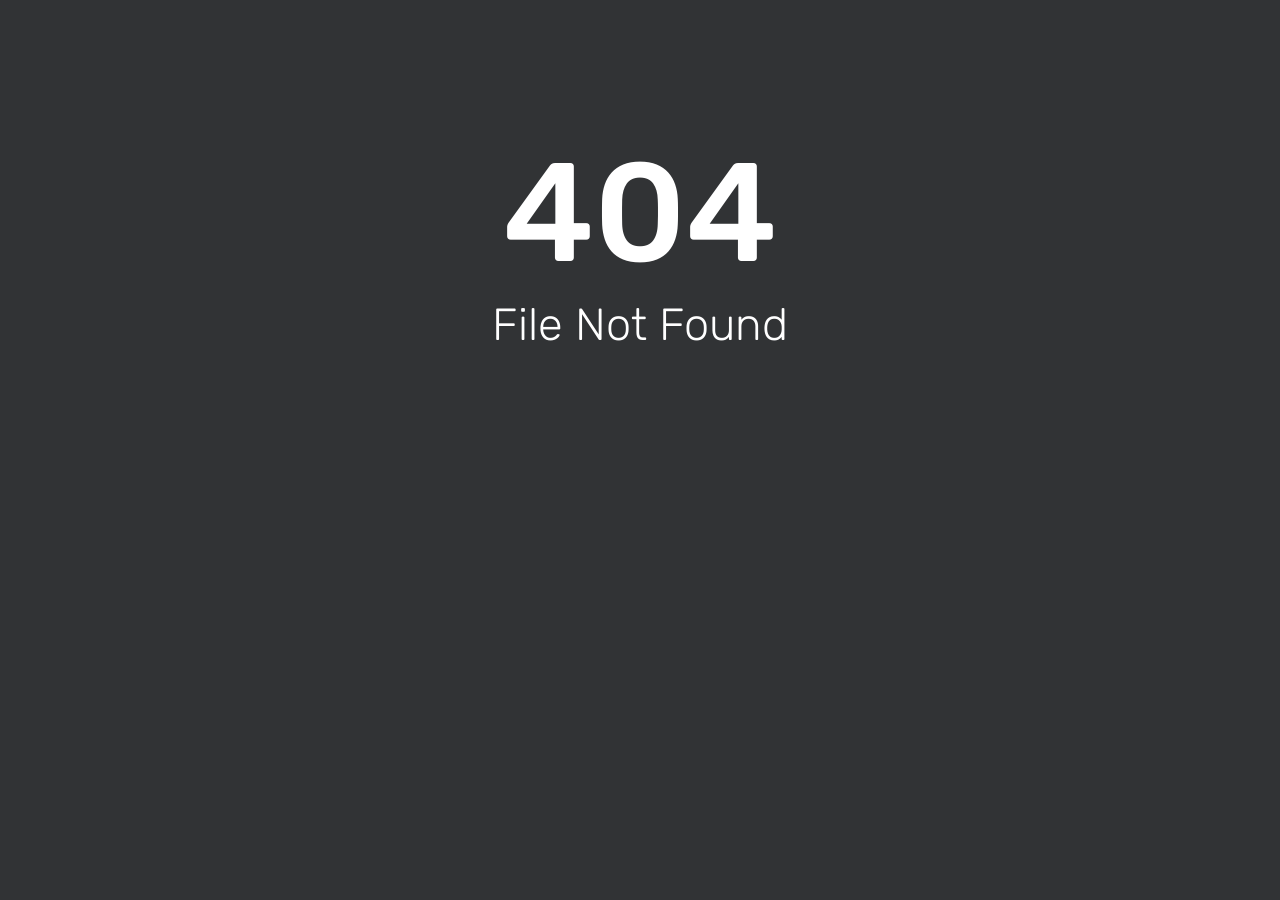
<file: assets/img/icons/select-arrow.html>
<html><head><title>404 - File Not Found</title><link href='//fonts.bunny.net/css?family=Rubik:300,400,500' rel='stylesheet' type='text/css'><style>html, body { width: 100%; margin: 0; padding: 0; text-align: center; font-family: 'Rubik'; background-repeat: no-repeat; background-position: bottom center; background-size: cover; color: white; height: 100%; background-color: #313335; } h1 {margin-bottom: 0px;font-weight: bold;font-size: 140px;font-weight: 500;padding-top: 130px;margin-bottom: -35px;}h2 {font-size: 45px;color: white; font-weight: 200;}</style></head><body><div id='content'><h1 style='margin-bottom: -35px;'>404</h1><h2>File Not Found</h2></div></body></html>
</file>
<file: assets/css/lastudioIcons.css>
@font-face{
  font-family:'LaStudioIcons';
  src:url('../fonts/LaStudioIcons.woff2');
  font-weight: normal;
  font-style: normal
}

[class*="lastudioicon-"] {
  display: inline-block;
  font: normal normal normal 1em/1 LaStudioIcons;
  speak: none;
  text-transform: none;
  -webkit-font-smoothing: antialiased;
  -moz-osx-font-smoothing: grayscale
}

.lastudioicon-mail-2:before {
  content: '\e800'
}
.lastudioicon-b-dribbble:before {
  content: '\e801'
}
.lastudioicon-b-vkontakte:before {
  content: '\e802'
}
.lastudioicon-b-line:before {
  content: '\e803'
}
.lastudioicon-b-twitter-squared:before {
  content: '\e804'
}
.lastudioicon-b-yahoo-1:before {
  content: '\e805'
}
.lastudioicon-b-skype-outline:before {
  content: '\e806'
}
.lastudioicon-globe:before {
  content: '\e807'
}
.lastudioicon-shield:before {
  content: '\e808'
}
.lastudioicon-phone-call:before {
  content: '\e809'
}
.lastudioicon-menu-6:before {
  content: '\e80a'
}
.lastudioicon-support248:before {
  content: '\e80b'
}
.lastudioicon-f-comment-1:before {
  content: '\e80c'
}
.lastudioicon-dot-3:before {
  content: '\e80d'
}
.lastudioicon-mail-1:before {
  content: '\e80e'
}
.lastudioicon-envato:before {
  content: '\e8bc'
}
.lastudioicon-letter-1:before {
  content: '\e8be'
}
.lastudioicon-circle-1:before {
  content: '\e8bf'
}
.lastudioicon-bag-2:before {
  content: '\e8c4'
}
.lastudioicon-bag-3:before {
  content: '\e8c6';
  font-weight: 600
}
.lastudioicon-ic_mail_outline_24px:before {
  content: '\ea02'
}
.lastudioicon-ic_compare_arrows_24px:before {
  content: '\ea03'
}
.lastudioicon-ic_compare_24px:before {
  content: '\ea04'
}
.lastudioicon-ic_share_24px:before {
  content: '\ea05'
}
.lastudioicon-bath-tub-1:before {
  content: '\ea06'
}
.lastudioicon-shopping-cart-1:before {
  content: '\ea07'
}
.lastudioicon-contrast:before {
  content: '\ea08'
}
.lastudioicon-heart-1:before {
  content: '\ea09'
}
.lastudioicon-sort-tool:before {
  content: '\ea0a'
}
.lastudioicon-list-bullet-1:before {
  content: '\ea0b'
}
.lastudioicon-menu-8-1:before {
  content: '\ea0c'
}
.lastudioicon-menu-4-1:before {
  content: '\ea0d'
}
.lastudioicon-menu-3-1:before {
  content: '\ea0e'
}
.lastudioicon-menu-1:before {
  content: '\ea0f'
}
.lastudioicon-down-arrow:before {
  content: '\ea10'
}
.lastudioicon-left-arrow:before {
  content: '\ea11'
}
.lastudioicon-right-arrow:before {
  content: '\ea12'
}
.lastudioicon-up-arrow:before {
  content: '\ea13'
}
.lastudioicon-phone-1:before {
  content: '\ea14'
}
.lastudioicon-pin-3-1:before {
  content: '\ea15'
}
.lastudioicon-search-content:before {
  content: '\ea16'
}
.lastudioicon-single-01-1:before {
  content: '\ea17'
}
.lastudioicon-i-delete:before {
  content: '\ea18'
}
.lastudioicon-zoom-1:before {
  content: '\ea19'
}
.lastudioicon-b-meeting:before {
  content: '\ea1a'
}
.lastudioicon-bag-20:before {
  content: '\ea1b'
}
.lastudioicon-bath-tub-2:before {
  content: '\ea1c'
}
.lastudioicon-web-link:before {
  content: '\ea1d'
}
.lastudioicon-shopping-cart-2:before {
  content: '\ea1e'
}
.lastudioicon-cart-return:before {
  content: '\ea1f'
}
.lastudioicon-check:before {
  content: '\ea20'
}
.lastudioicon-g-check:before {
  content: '\ea21'
}
.lastudioicon-d-check:before {
  content: '\ea22'
}
.lastudioicon-circle-10:before {
  content: '\ea23'
}
.lastudioicon-circle-simple-left:before {
  content: '\ea24'
}
.lastudioicon-circle-simple-right:before {
  content: '\ea25'
}
.lastudioicon-compare:before {
  content: '\ea26'
}
.lastudioicon-letter:before {
  content: '\ea27'
}
.lastudioicon-mail:before {
  content: '\ea28'
}
.lastudioicon-email:before {
  content: '\ea29'
}
.lastudioicon-eye:before {
  content: '\ea2a'
}
.lastudioicon-heart-2:before {
  content: '\ea2b'
}
.lastudioicon-shopping-cart-3:before {
  content: '\ea2c'
}
.lastudioicon-list-bullet-2:before {
  content: '\ea2d'
}
.lastudioicon-marker-3:before {
  content: '\ea2e'
}
.lastudioicon-measure-17:before {
  content: '\ea2f'
}
.lastudioicon-menu-8-2:before {
  content: '\ea30'
}
.lastudioicon-menu-7:before {
  content: '\ea31'
}
.lastudioicon-menu-4-2:before {
  content: '\ea32'
}
.lastudioicon-menu-3-2:before {
  content: '\ea33'
}
.lastudioicon-menu-2:before {
  content: '\ea34'
}
.lastudioicon-microsoft:before {
  content: '\ea35'
}
.lastudioicon-phone-2:before {
  content: '\ea36'
}
.lastudioicon-phone-call-1:before {
  content: '\ea37'
}
.lastudioicon-pin-3-2:before {
  content: '\ea38'
}
.lastudioicon-pin-check:before {
  content: '\ea39'
}
.lastudioicon-e-remove:before {
  content: '\ea3a'
}
.lastudioicon-single-01-2:before {
  content: '\ea3b'
}
.lastudioicon-i-add:before {
  content: '\ea3c'
}
.lastudioicon-small-triangle-down:before {
  content: '\ea3d'
}
.lastudioicon-small-triangle-left:before {
  content: '\ea3e'
}
.lastudioicon-small-triangle-right:before {
  content: '\ea3f'
}
.lastudioicon-tag-check:before {
  content: '\ea40'
}
.lastudioicon-tag:before {
  content: '\ea41'
}
.lastudioicon-clock:before {
  content: '\ea42'
}
.lastudioicon-time-clock:before {
  content: '\ea43'
}
.lastudioicon-triangle-left:before {
  content: '\ea44'
}
.lastudioicon-triangle-right:before {
  content: '\ea45'
}
.lastudioicon-business-agent:before {
  content: '\ea46'
}
.lastudioicon-zoom-2:before {
  content: '\ea47'
}
.lastudioicon-zoom-88:before {
  content: '\ea48'
}
.lastudioicon-search-zoom-in:before {
  content: '\ea49'
}
.lastudioicon-search-zoom-out:before {
  content: '\ea4a'
}
.lastudioicon-small-triangle-up:before {
  content: '\ea4b'
}
.lastudioicon-phone-call-2:before {
  content: '\ea4c'
}
.lastudioicon-full-screen:before {
  content: '\ea4d'
}
.lastudioicon-car-parking:before {
  content: '\ea4e'
}
.lastudioicon-transparent:before {
  content: '\ea4f'
}
.lastudioicon-bedroom-1:before {
  content: '\ea50'
}
.lastudioicon-bedroom-2:before {
  content: '\ea51'
}
.lastudioicon-search-property:before {
  content: '\ea52'
}
.lastudioicon-menu-5:before {
  content: '\ea53'
}
.lastudioicon-circle-simple-right-2:before {
  content: '\ea54'
}
.lastudioicon-detached-property:before {
  content: '\ea55'
}
.lastudioicon-armchair:before {
  content: '\ea56'
}
.lastudioicon-measure-big:before {
  content: '\ea57'
}
.lastudioicon-b-meeting-2:before {
  content: '\ea58'
}
.lastudioicon-bulb-63:before {
  content: '\ea59'
}
.lastudioicon-new-construction:before {
  content: '\ea5a'
}
.lastudioicon-quite-happy:before {
  content: '\ea5b'
}
.lastudioicon-shape-star-1:before {
  content: '\ea5c'
}
.lastudioicon-shape-star-2:before {
  content: '\ea5d'
}
.lastudioicon-star-rate-1:before {
  content: '\ea5e'
}
.lastudioicon-star-rate-2:before {
  content: '\ea5f'
}
.lastudioicon-home-2:before {
  content: '\ea60'
}
.lastudioicon-home-3:before {
  content: '\ea61'
}
.lastudioicon-home:before {
  content: '\ea62'
}
.lastudioicon-home-2-2:before {
  content: '\ea63'
}
.lastudioicon-home-3-2:before {
  content: '\ea64'
}
.lastudioicon-home-4:before {
  content: '\ea65'
}
.lastudioicon-home-search:before {
  content: '\ea66'
}
.lastudioicon-e-add:before {
  content: '\ea67'
}
.lastudioicon-e-delete:before {
  content: '\ea68'
}
.lastudioicon-i-delete-2:before {
  content: '\ea69'
}
.lastudioicon-i-add-2:before {
  content: '\ea6a'
}
.lastudioicon-arrow-right:before {
  content: '\ea6b'
}
.lastudioicon-arrow-left:before {
  content: '\ea6c'
}
.lastudioicon-arrow-up:before {
  content: '\ea6d'
}
.lastudioicon-arrow-down:before {
  content: '\ea6e'
}
.lastudioicon-a-check:before {
  content: '\ea6f'
}
.lastudioicon-a-add:before {
  content: '\ea70'
}
.lastudioicon-chart-bar-32:before {
  content: '\ea71'
}
.lastudioicon-chart-bar-32-2:before {
  content: '\ea72'
}
.lastudioicon-cart-simple-add:before {
  content: '\ea73'
}
.lastudioicon-cart-add:before {
  content: '\ea74'
}
.lastudioicon-cart-add-2:before {
  content: '\ea75'
}
.lastudioicon-cart-speed-1:before {
  content: '\ea76'
}
.lastudioicon-cart-speed-2:before {
  content: '\ea77'
}
.lastudioicon-cart-refresh:before {
  content: '\ea78'
}
.lastudioicon-ic_format_quote_24px:before {
  content: '\ea79'
}
.lastudioicon-quote-1:before {
  content: '\ea7a'
}
.lastudioicon-quote-2:before {
  content: '\ea7b'
}
.lastudioicon-a-chat:before {
  content: '\ea7f'
}
.lastudioicon-b-comment:before {
  content: '\ea80'
}
.lastudioicon-chat:before {
  content: '\ea81'
}
.lastudioicon-b-chat:before {
  content: '\ea82'
}
.lastudioicon-f-comment:before {
  content: '\ea83'
}
.lastudioicon-f-chat:before {
  content: '\ea84'
}
.lastudioicon-subtitles:before {
  content: '\ea85'
}
.lastudioicon-voice-recognition:before {
  content: '\ea86'
}
.lastudioicon-n-edit:before {
  content: '\ea87'
}
.lastudioicon-d-edit:before {
  content: '\ea88'
}
.lastudioicon-globe-1:before {
  content: '\f018'
}
.lastudioicon-b-twitter:before {
  content: '\f099'
}
.lastudioicon-b-facebook:before {
  content: '\f09a'
}
.lastudioicon-b-github-circled:before {
  content: '\f09b'
}
.lastudioicon-b-pinterest-circled:before {
  content: '\f0d2'
}
.lastudioicon-b-pinterest-squared:before {
  content: '\f0d3'
}
.lastudioicon-b-linkedin:before {
  content: '\f0e1'
}
.lastudioicon-b-github:before {
  content: '\f113'
}
.lastudioicon-b-youtube-squared:before {
  content: '\f166'
}
.lastudioicon-b-youtube:before {
  content: '\f167'
}
.lastudioicon-b-youtube-play:before {
  content: '\f16a'
}
.lastudioicon-b-dropbox:before {
  content: '\f16b'
}
.lastudioicon-b-instagram:before {
  content: '\f16d'
}
.lastudioicon-b-tumblr:before {
  content: '\f173'
}
.lastudioicon-b-tumblr-squared:before {
  content: '\f174'
}
.lastudioicon-b-skype:before {
  content: '\f17e'
}
.lastudioicon-b-foursquare:before {
  content: '\f180'
}
.lastudioicon-b-vimeo-squared:before {
  content: '\f194'
}
.lastudioicon-b-wordpress:before {
  content: '\f19a'
}
.lastudioicon-b-yahoo:before {
  content: '\f19e'
}
.lastudioicon-b-reddit:before {
  content: '\f1a1'
}
.lastudioicon-b-reddit-squared:before {
  content: '\f1a2'
}
.lastudioicon-language:before {
  content: '\f1ab'
}
.lastudioicon-b-spotify-1:before {
  content: '\f1bc'
}
.lastudioicon-b-soundcloud:before {
  content: '\f1be'
}
.lastudioicon-b-vine:before {
  content: '\f1ca'
}
.lastudioicon-b-yelp:before {
  content: '\f1e9'
}
.lastudioicon-b-lastfm:before {
  content: '\f202'
}
.lastudioicon-b-lastfm-squared:before {
  content: '\f203'
}
.lastudioicon-b-pinterest:before {
  content: '\f231'
}
.lastudioicon-b-whatsapp:before {
  content: '\f232'
}
.lastudioicon-b-vimeo:before {
  content: '\f27d'
}
.lastudioicon-b-reddit-alien:before {
  content: '\f281'
}
.lastudioicon-b-telegram:before {
  content: '\f2c6'
}
.lastudioicon-b-github-squared:before {
  content: '\f300'
}
.lastudioicon-b-flickr:before {
  content: '\f303'
}
.lastudioicon-b-flickr-circled:before {
  content: '\f304'
}
.lastudioicon-b-vimeo-circled:before {
  content: '\f307'
}
.lastudioicon-b-twitter-circled:before {
  content: '\f30a'
}
.lastudioicon-b-linkedin-squared:before {
  content: '\f30c'
}
.lastudioicon-b-spotify:before {
  content: '\f327'
}
.lastudioicon-b-instagram-1:before {
  content: '\f32d'
}
.lastudioicon-b-evernote:before {
  content: '\f333'
}
.lastudioicon-b-soundcloud-1:before {
  content: '\f348'
}
.lastudioicon-user-1:before {
  content: ""
}
.lastudioicon-user-2:before {
  content: ""
}

.labtn-icon {
    font-family: "LaStudioIcons";
    font-weight: normal;
    font-style: normal;
    letter-spacing: normal;
    text-rendering: auto;
    -webkit-font-smoothing: antialiased;
    -moz-osx-font-smoothing: grayscale
}

.labtn-icon.labtn-icon-quickview:before {
    content: ""
}

.labtn-icon.labtn-icon-wishlist:before {
    content: "";
}

.labtn-icon.labtn-icon-wishlist:before {
    content: ""
}

.labtn-icon.labtn-icon-compare:before {
    content: ""
}

.labtn-icon.labtn-icon-cart:before {
    content: ""
}
</file>
